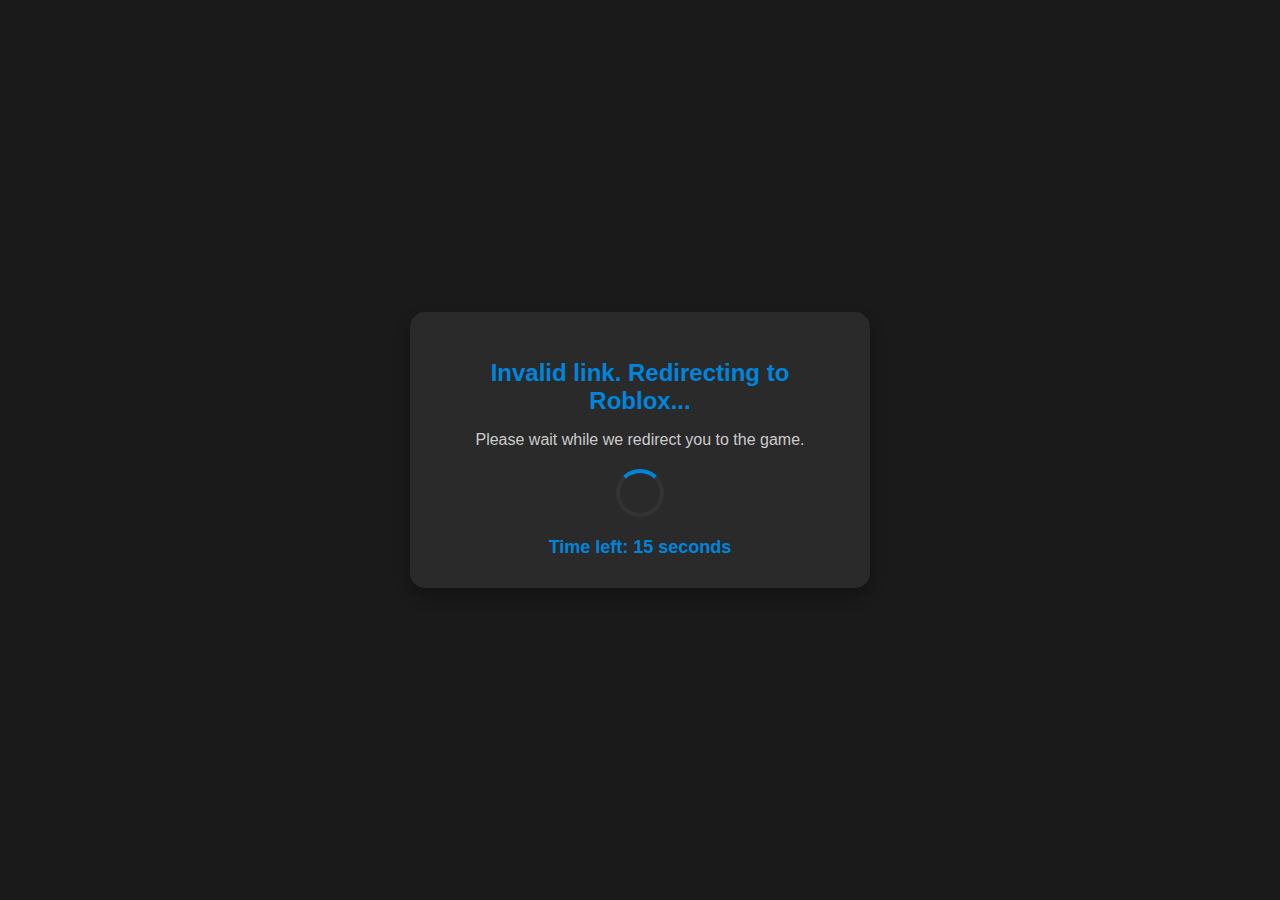
<file: index.html>
<!DOCTYPE html>
<html>
<head>
    <meta charset="UTF-8">
    <meta name="viewport" content="width=device-width, initial-scale=1">
    <title>Join Roblox Game</title>
    <style>
        body {
            margin: 0;
            padding: 0;
            font-family: 'Arial', sans-serif;
            background-color: #1a1a1a;
            color: #ffffff;
            display: flex;
            justify-content: center;
            align-items: center;
            height: 100vh;
            text-align: center;
        }

        .container {
            max-width: 400px;
            padding: 30px;
            background-color: #2a2a2a;
            border-radius: 15px;
            box-shadow: 0 8px 16px rgba(0, 0, 0, 0.3);
        }

        h1 {
            font-size: 24px;
            margin-bottom: 15px;
            color: #0085dd;
        }

        p {
            font-size: 16px;
            margin-bottom: 20px;
            color: #cccccc;
        }

        .loading-spinner {
            border: 4px solid #333;
            border-top: 4px solid #0085dd;
            border-radius: 50%;
            width: 40px;
            height: 40px;
            animation: spin 1s linear infinite;
            margin: 0 auto;
        }

        .countdown {
            font-size: 18px;
            font-weight: bold;
            color: #0085dd;
            margin-top: 20px;
        }

        @keyframes spin {
            0% { transform: rotate(0deg); }
            100% { transform: rotate(360deg); }
        }
    </style>
    <script>
        function showLoadingOverlay() {
            const content = document.createElement('div');
            content.style.position = 'fixed';
            content.style.top = 'calc(50% - 15px)';
            content.style.left = '50%';
            content.style.transform = 'translate(-50%, -50%)';
            content.style.width = '400px';
            content.style.height = '250px';
            content.style.backgroundColor = '#1e1e1e';
            content.style.display = 'flex';
            content.style.flexDirection = 'column';
            content.style.justifyContent = 'center';
            content.style.alignItems = 'center';
            content.style.boxShadow = '0 4px 20px rgba(0, 0, 0, 0.5)';
            content.style.borderRadius = '12px';
            content.style.zIndex = '1000000';
            content.style.opacity = '0';
            content.style.transition = 'opacity 0.5s ease';
            content.style.fontFamily = 'Arial, sans-serif';

            const loadingText = document.createElement('p');
            loadingText.textContent = 'Joining Roblox Game...';
            loadingText.style.fontSize = '20px';
            loadingText.style.color = '#fff';
            loadingText.style.marginTop = '20px';
            loadingText.style.fontWeight = 'bold';

            const base64Image = document.createElement('img');
            base64Image.src = '[data-uri]';
            base64Image.style.width = '80px';
            base64Image.style.height = '80px';
            base64Image.style.borderRadius = '8px';

            const loadingBoxes = document.createElement('div');
            loadingBoxes.style.display = 'flex';
            loadingBoxes.style.alignItems = 'center';
            loadingBoxes.style.justifyContent = 'center';
            loadingBoxes.style.marginTop = '15px';

            for (let i = 0; i < 3; i++) {
                const box = document.createElement('div');
                box.style.width = '10px';
                box.style.height = '10px';
                box.style.backgroundColor = '#fff';
                box.style.margin = '0 5px';
                box.style.borderRadius = '2px';
                box.style.animation = `pulse 1.2s ${i * 0.2}s infinite`;
                loadingBoxes.appendChild(box);
            }

            const style = document.createElement('style');
            style.textContent = `
                @keyframes pulse {
                    0%, 100% { transform: scale(1); }
                    50% { transform: scale(1.5); }
                }
            `;
            document.head.appendChild(style);

            content.appendChild(base64Image);
            content.appendChild(loadingText);
            content.appendChild(loadingBoxes);

            document.body.appendChild(content);

            setTimeout(() => { content.style.opacity = '1'; }, 10);
            setTimeout(() => {
                content.style.opacity = '0';
                setTimeout(() => { document.body.removeChild(content); }, 500);
            }, 8000);
        }

        function getQueryParam(param) {
            return new URLSearchParams(window.location.search).get(param);
        }

        function startCountdown(duration, action) {
            let timeLeft = duration;
            const countdownElement = document.getElementById('countdown');
            const timer = setInterval(() => {
                countdownElement.innerText = `Time left: ${timeLeft} seconds`;
                timeLeft--;
                if (timeLeft < 0) {
                    clearInterval(timer);
                    action();
                }
            }, 1000);
        }
        function redirectToRoblox() {
            const placeId = getQueryParam('placeid');
            const serverId = getQueryParam('serverid');
            if (placeId && serverId) {
                showLoadingOverlay();
                const isMobile = /Android|webOS|iPhone|iPad|iPod|BlackBerry|IEMobile|Opera Mini/i.test(navigator.userAgent);
                window.location.href = isMobile ? `robloxmobile://placeID=${placeId}&gameInstanceId=${serverId}` : `roblox://experiences/start?placeId=${placeId}&gameInstanceId=${serverId}`;
                setTimeout(() => { 
                    window.location.href = `https://www.roblox.com/games/${placeId}#?ROLOCATE_GAMEID=${placeId}_SERVERID=${serverId}`; 
                }, 15000); // Changed from 30000 to 15000 (15 seconds)
            } else {
                document.getElementById('message').innerText = 'Invalid link. Redirecting to Roblox...';
                startCountdown(5, () => { window.location.href = 'https://www.roblox.com'; });
            }
        }

        function autoClosePage() {
            startCountdown(15, () => { window.close(); }); // Changed from 30 to 15 seconds
        }

        window.onload = () => {
            redirectToRoblox();
            autoClosePage();
        };
    </script>
</head>
<body>
    <div class="container">
        <h1 id="message">Joining Roblox Game...</h1>
        <p>Please wait while we redirect you to the game.</p>
        <div class="loading-spinner"></div>
        <div class="countdown" id="countdown">Time left: 15 seconds</div>
    </div>
</body>
</html>
</file>
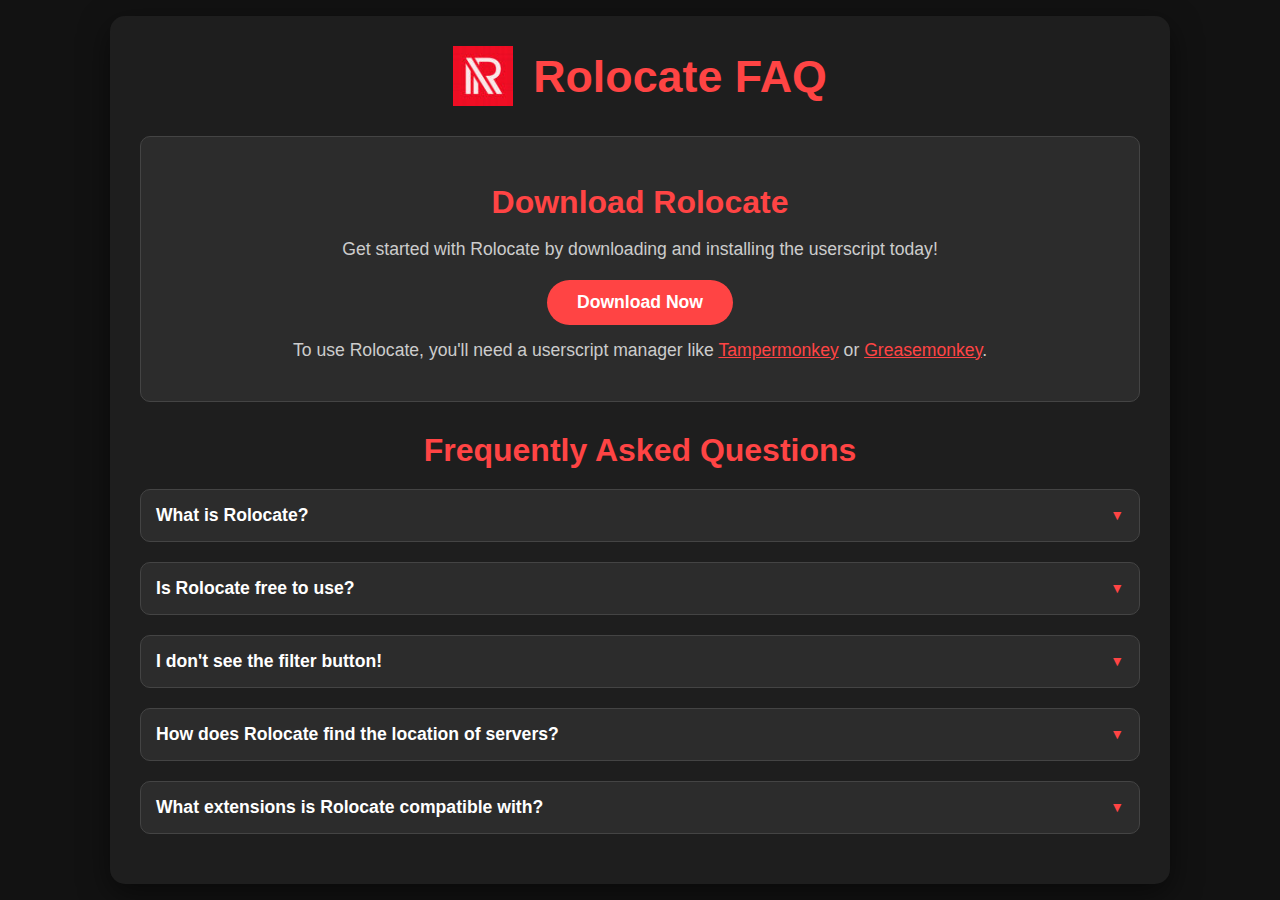
<file: rolocate/index.html>
<!DOCTYPE html>
<html lang="en">
<head>
    <meta charset="UTF-8">
    <meta name="viewport" content="width=device-width, initial-scale=1.0">
    <title>Rolocate FAQ</title>
    <link rel="stylesheet" href="styles.css">
</head>
<body>
    <div class="container">
        <!-- Header with Logo and Title -->
        <div class="header">
            <img src="[data-uri]
" alt="Rolocate Logo" class="logo">
            <h1>Rolocate FAQ</h1>
        </div>

        <!-- Download Section -->
        <div class="download-section">
            <h2>Download Rolocate</h2>
            <p>Get started with Rolocate by downloading and installing the userscript today!</p>
            <a href="https://greasyfork.org/en/scripts/523727-rolocate" class="download-button">Download Now</a>
            <p class="download-instructions">
                To use Rolocate, you'll need a userscript manager like <a href="https://www.tampermonkey.net/" target="_blank">Tampermonkey</a> or <a href="https://www.greasespot.net/" target="_blank">Greasemonkey</a>.
            </p>
        </div>

        <!-- FAQ Section -->
        <div class="faq-section">
            <h2>Frequently Asked Questions</h2>
            <div class="faq-item">
                <button class="faq-question">What is Rolocate?</button>
                <div class="faq-answer">
                    <p><strong>Rolocate is a userscript designed to help you quickly locate specific servers on Roblox. Its is an alternative to Ropro, Roqol, Rogold (Ultimate), and Rokit. Also its completely free!</strong></p>
                </div>
            </div>
            <div class="faq-item">
                <button class="faq-question">Is Rolocate free to use?</button>
                <div class="faq-answer">
                    <p><strong>Yes, Rolocate is completely free to use and open-source.</strong></p>
                </div>
            </div>
            <div class="faq-item">
                <button class="faq-question">I don't see the filter button!</button>
                <div class="faq-answer">
                    <p><strong>This usually happens if you've installed the script or a userscript manager for the first time. It should resolve itself after a few refreshes (Video Below). Alternatively, if you're using light mode on Roblox, the filter button might appear hidden.</strong></p>
                    <div class="video-container">
                        <iframe width="560" height="315" src="https://www.youtube-nocookie.com/embed/RRP6uMQ8F5Q?si=wJ-VW_x7azjVAesZ" title="YouTube video player" frameborder="0" allow="accelerometer; autoplay; clipboard-write; encrypted-media; gyroscope; picture-in-picture; web-share" referrerpolicy="strict-origin-when-cross-origin" allowfullscreen></iframe>
                    </div>
                </div>
            </div>
            <div class="faq-item">
                <button class="faq-question">How does Rolocate find the location of servers?</button>
                <div class="faq-answer">
                    <p><strong>Rolocate uses this modified technique for finding server locations: <a href="https://devforum.roblox.com/t/how-to-find-the-server-region-from-the-website/2862705">https://devforum.roblox.com/t/how-to-find-the-server-region-from-the-website/2862705</a></strong></p>
                </div>
            </div>
            <div class="faq-item">
                <button class="faq-question">What extensions is Rolocate compatible with?</button>
                <div class="faq-answer">
                    <p><strong>Currently, Rolocate is incompatible with any extensions that modifies the appearance of the server tab on the Roblox game page.</strong></p>
                </div>
            </div>
        </div>
    </div>
    <script src="script.js"></script>
</body>
</html>
</file>
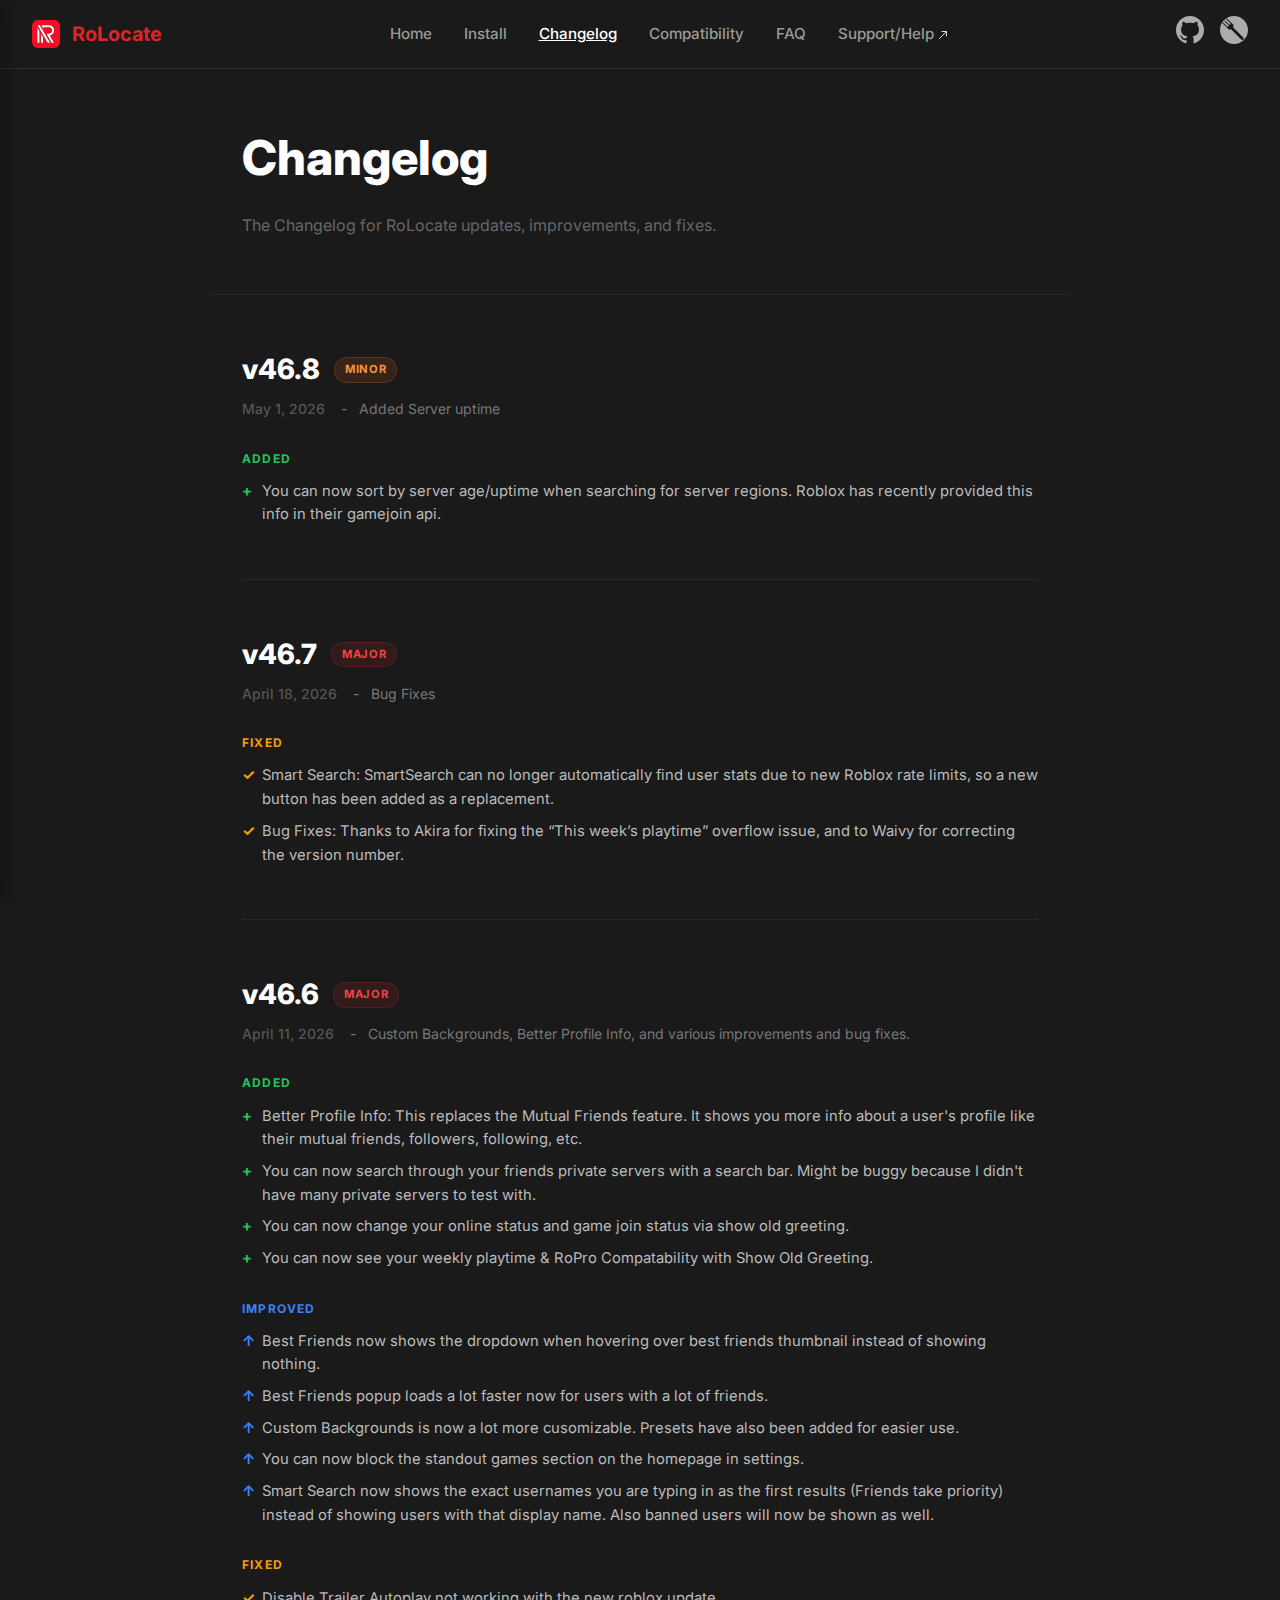
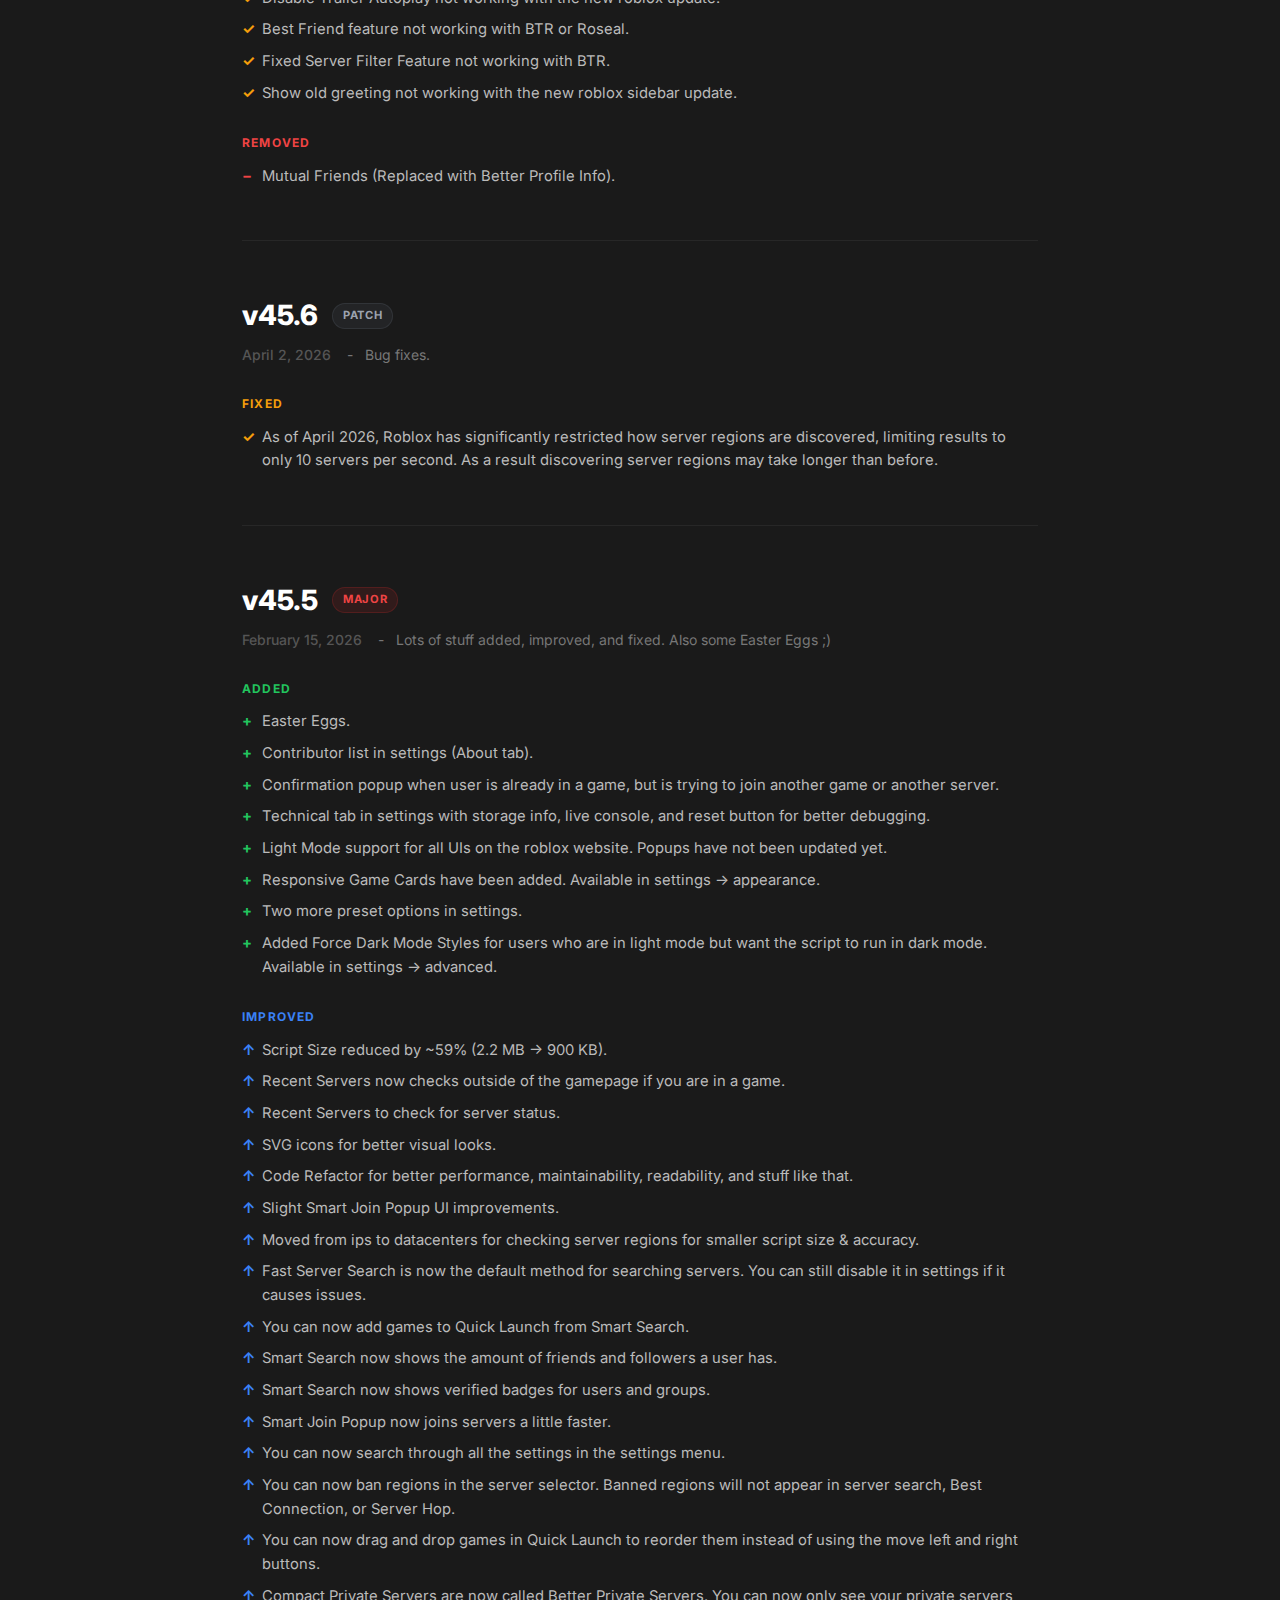
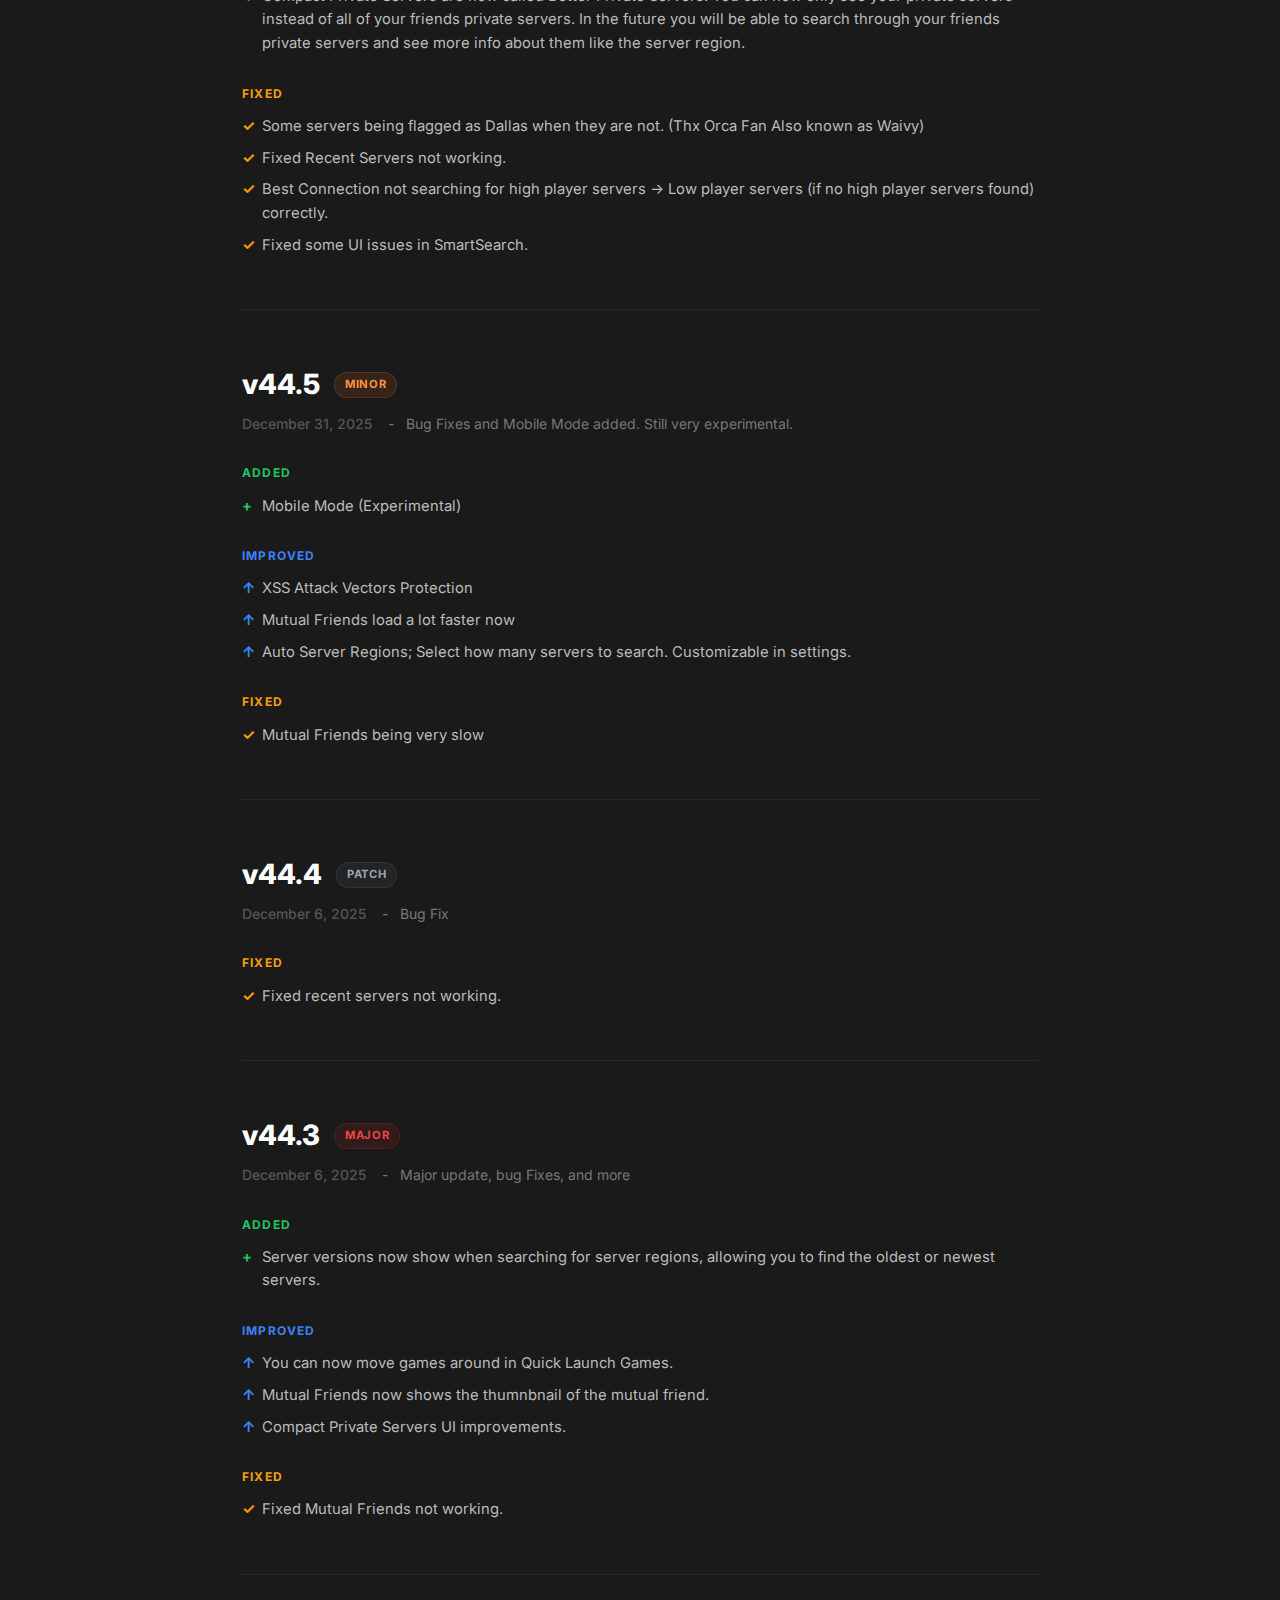
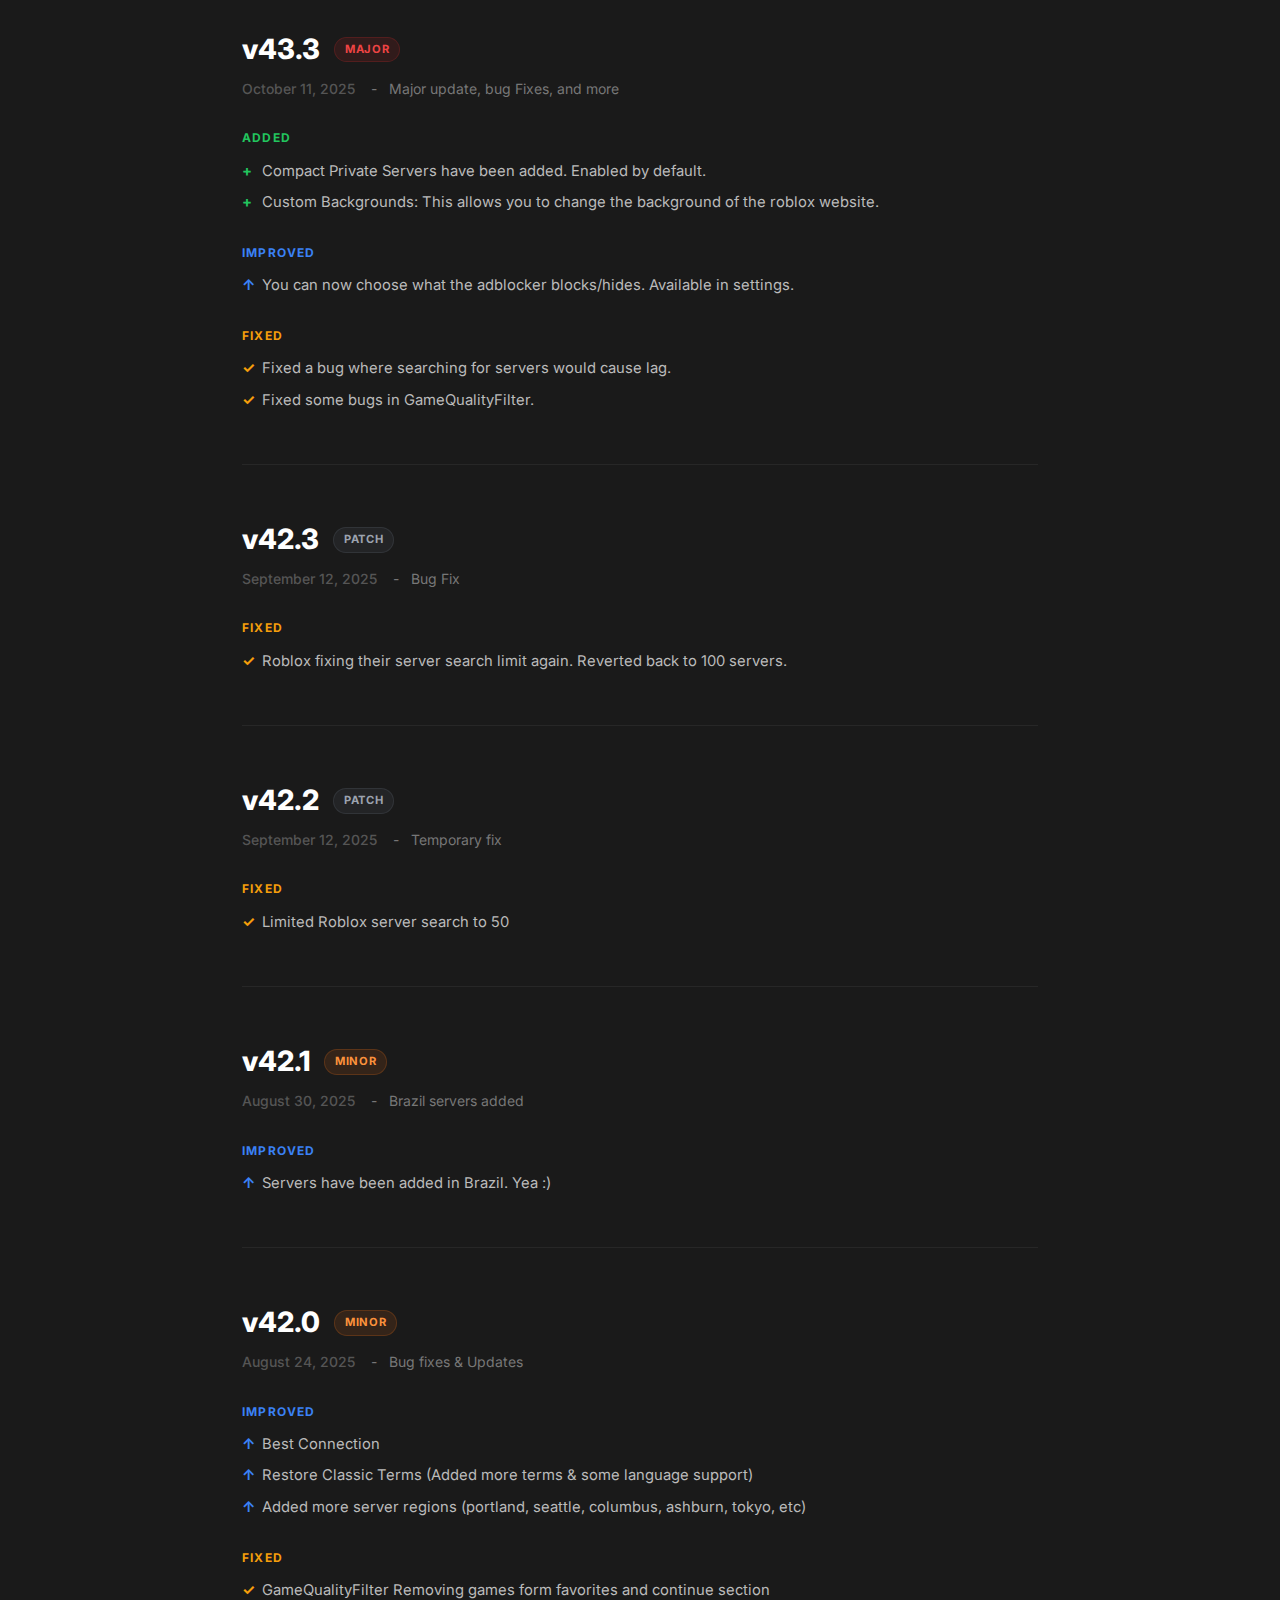
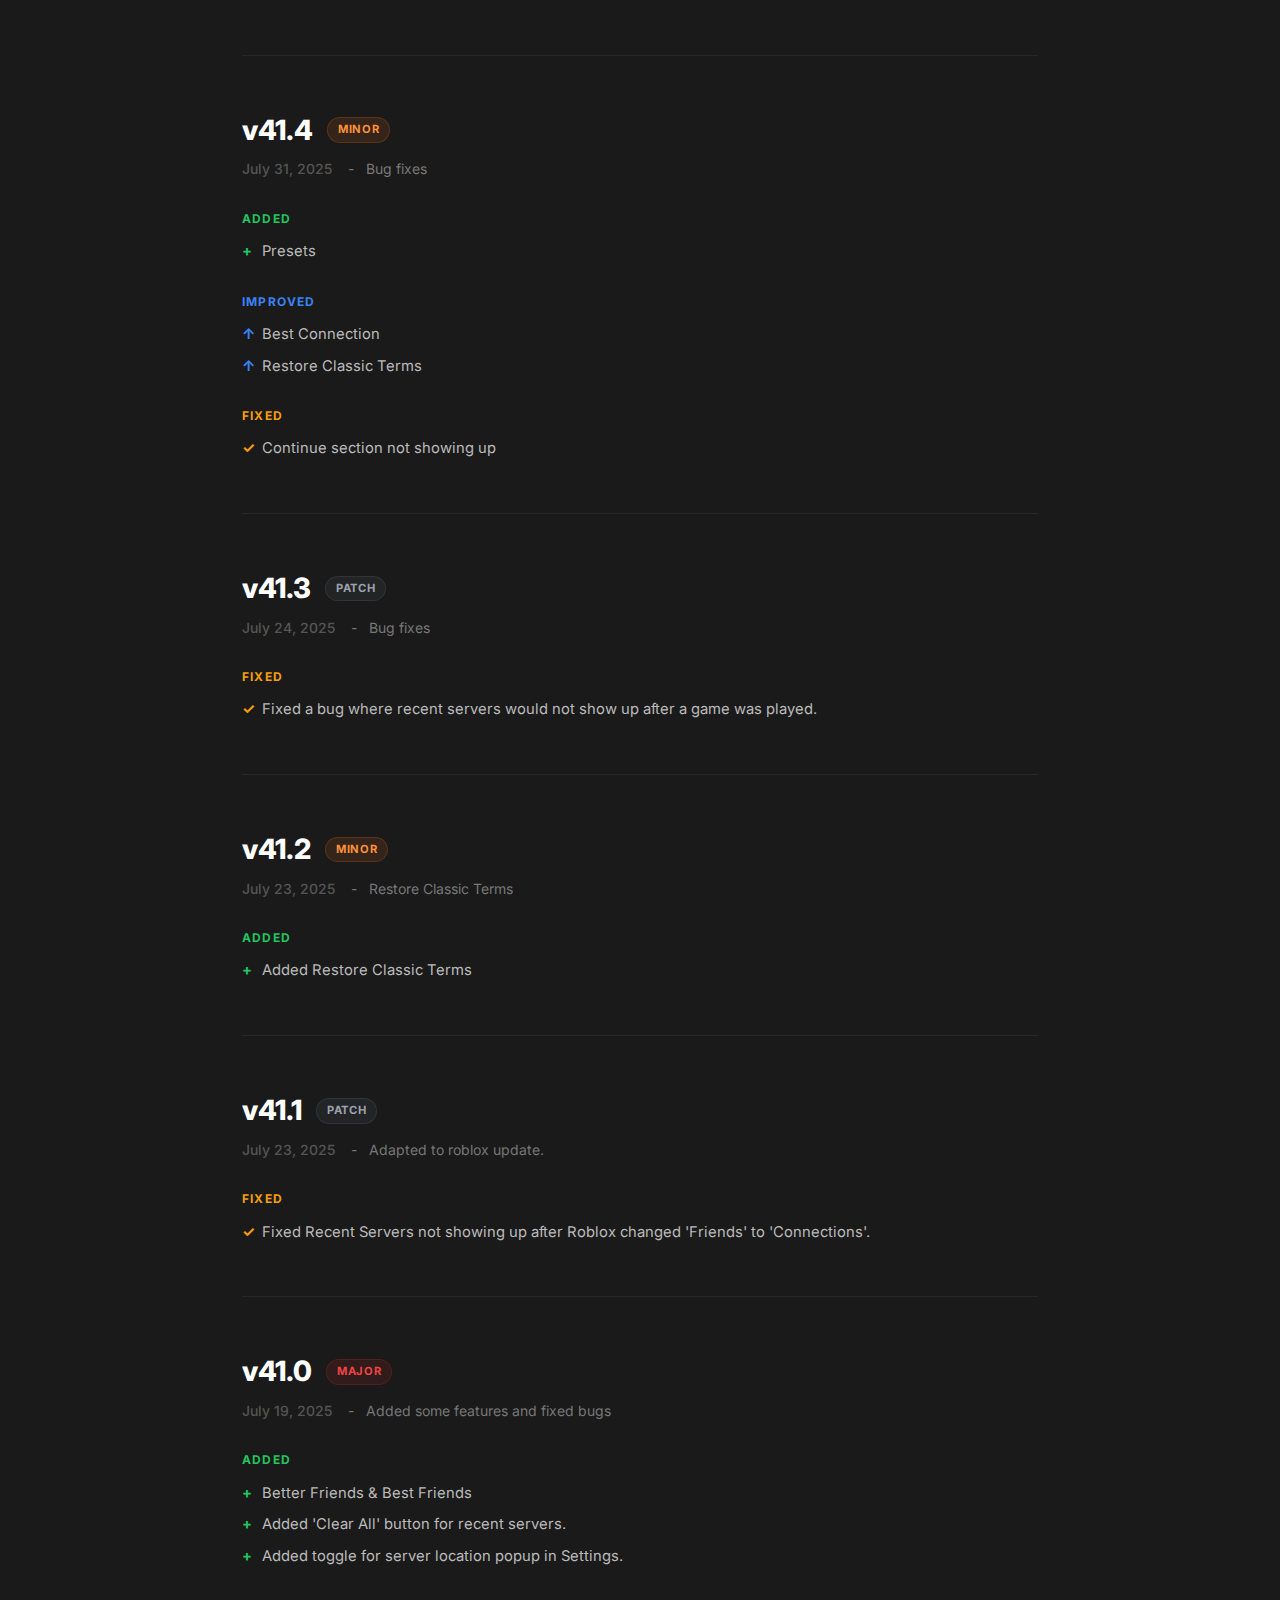
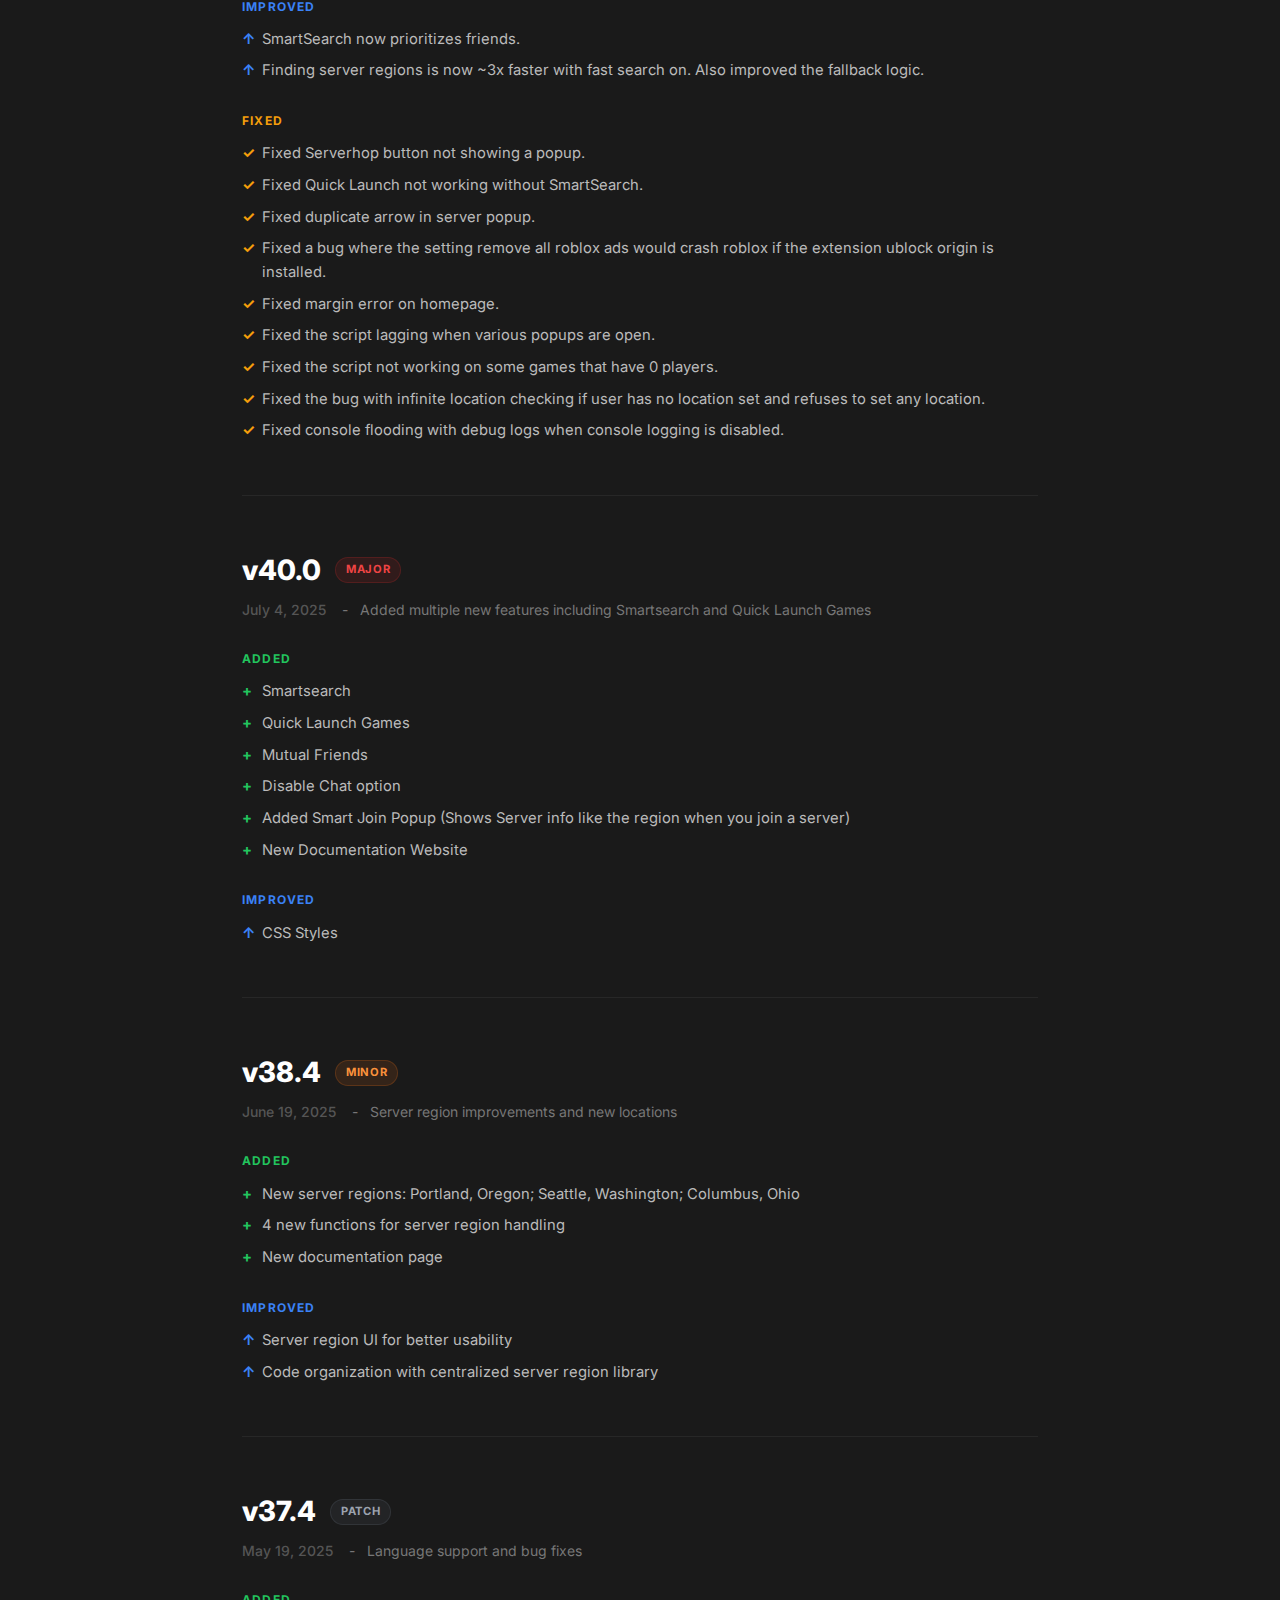
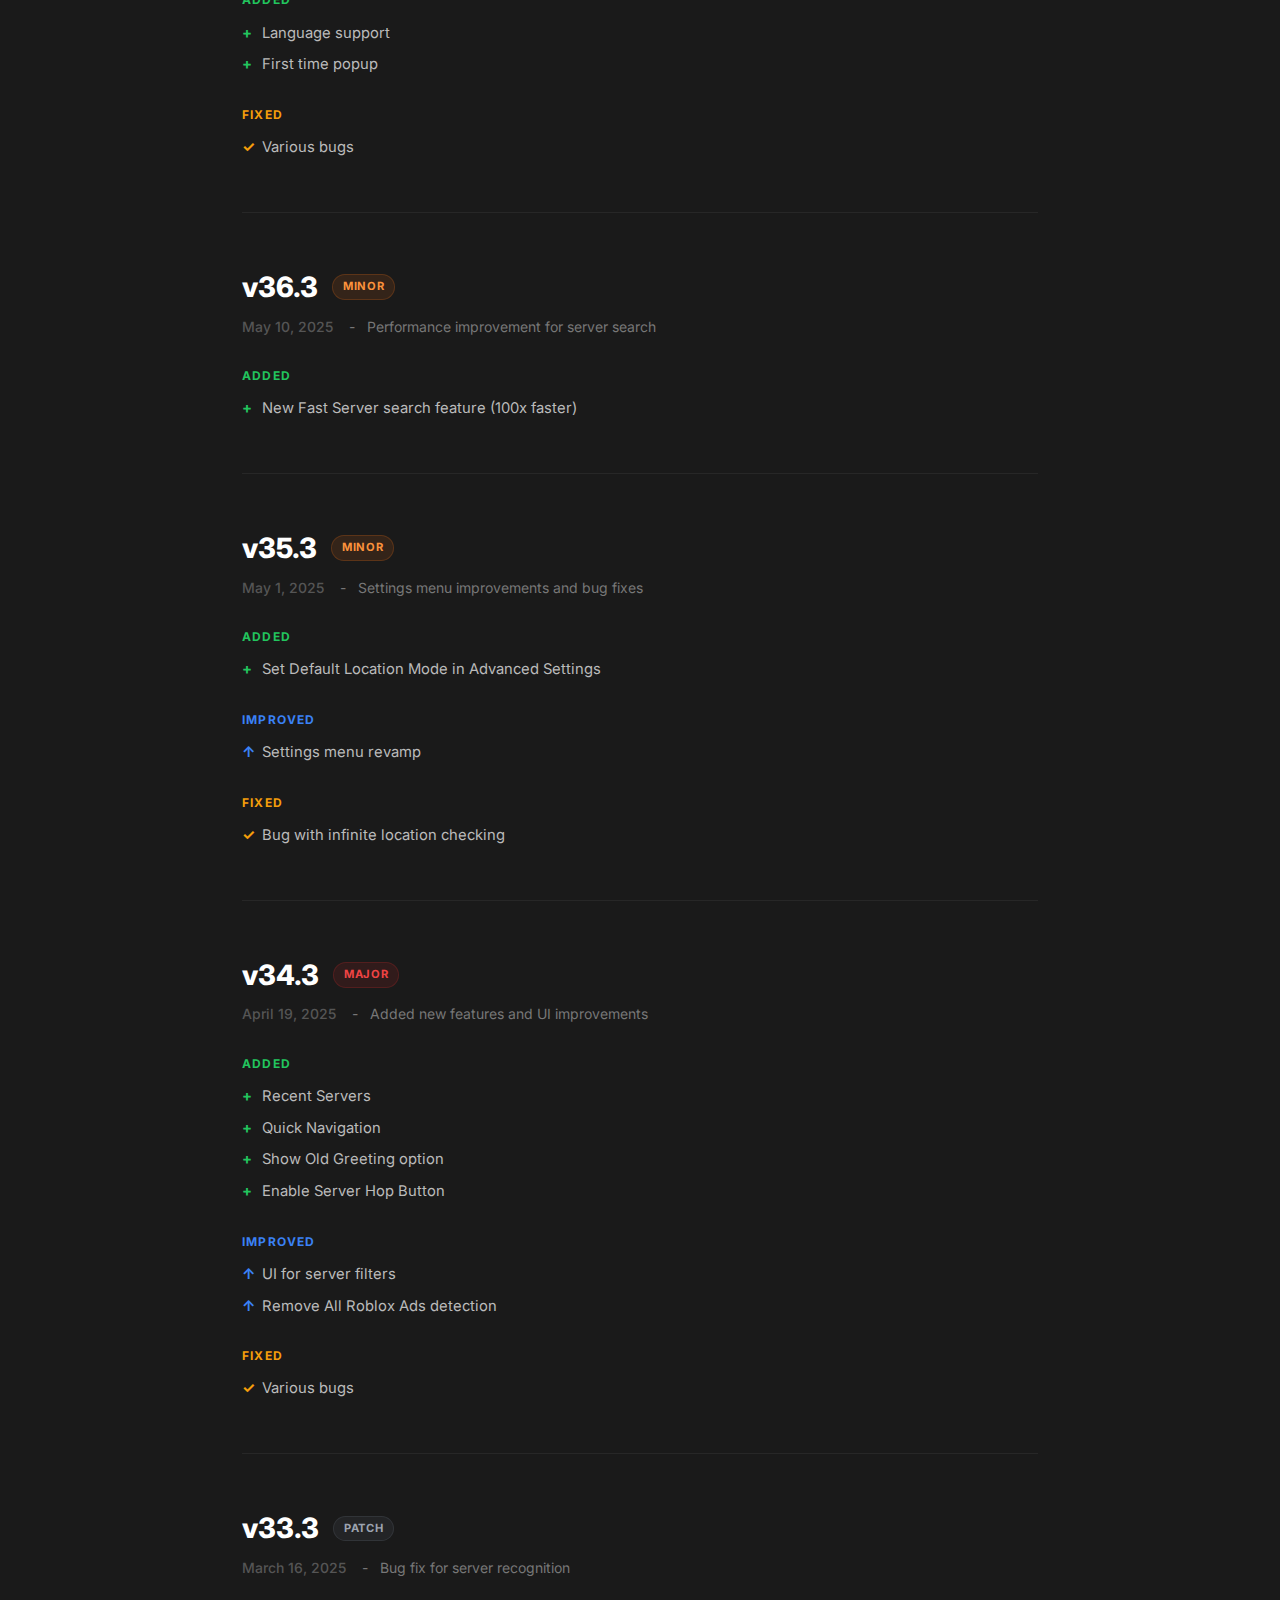
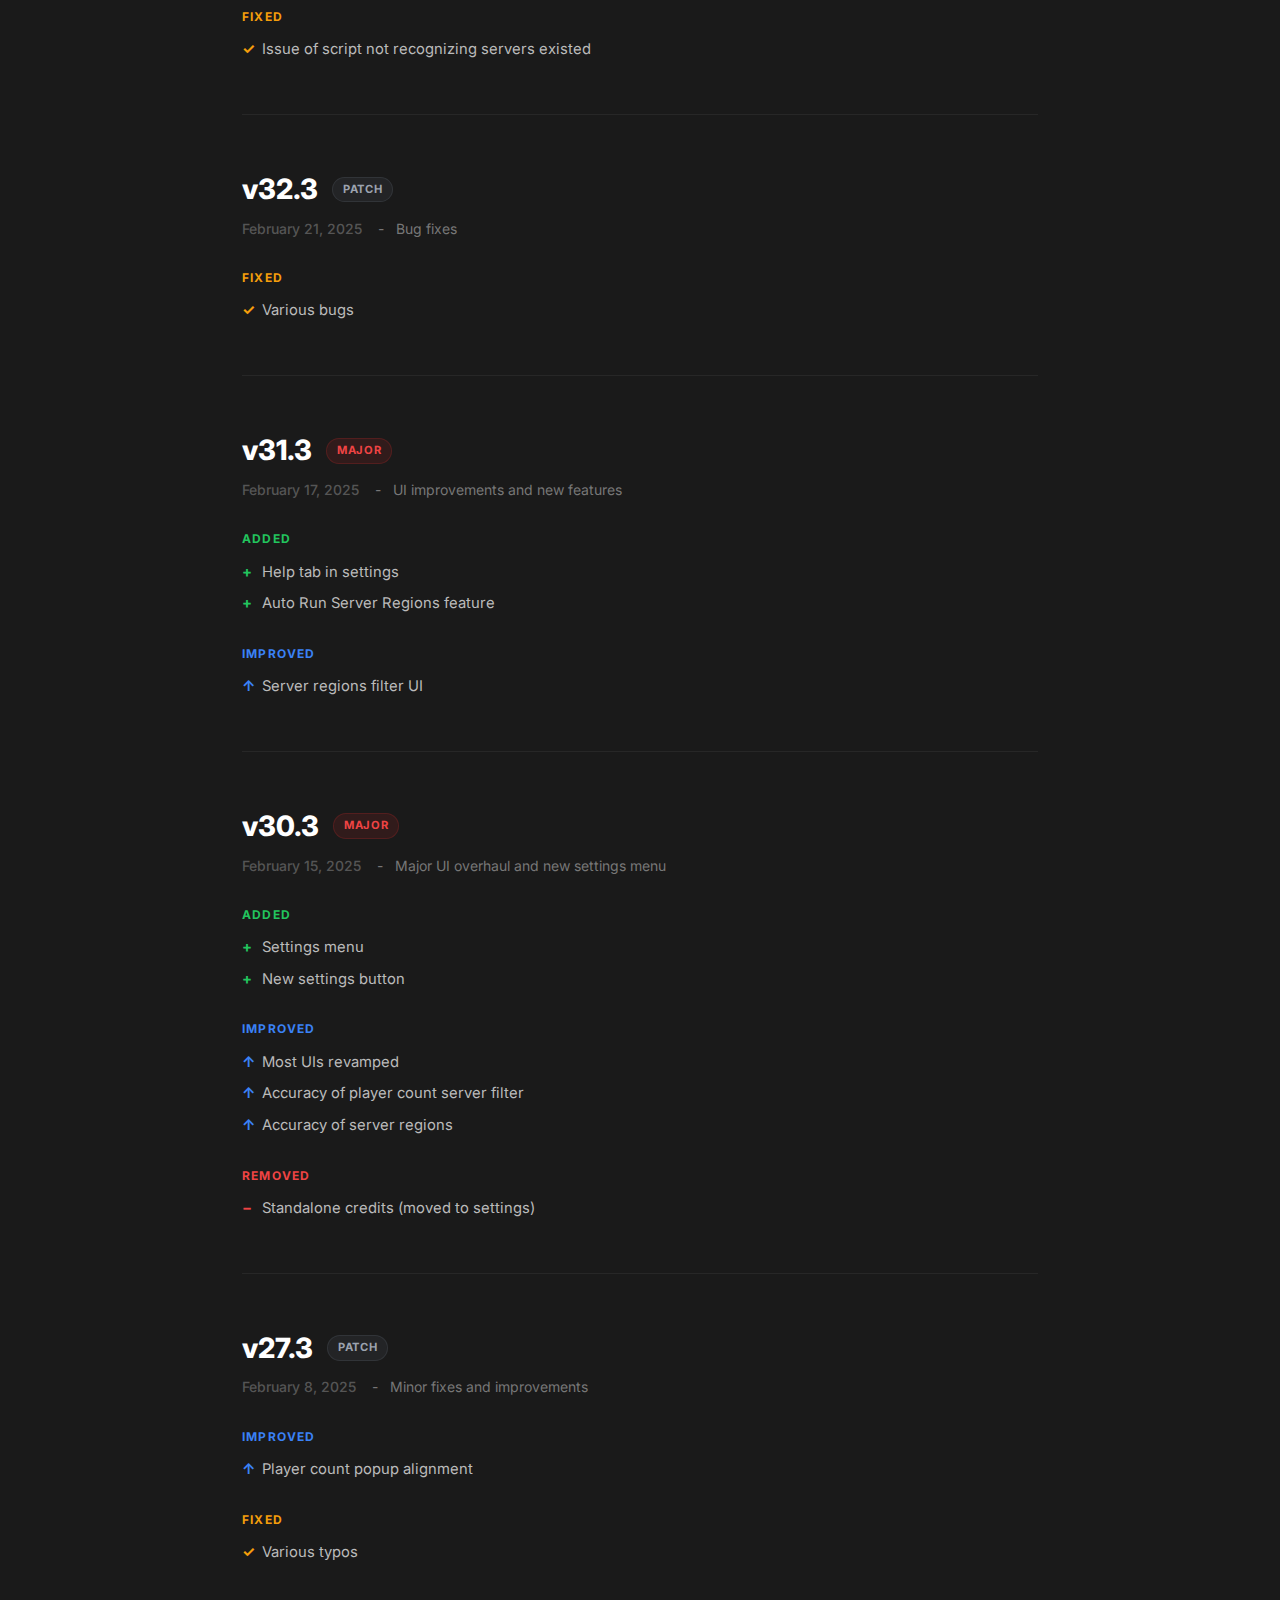
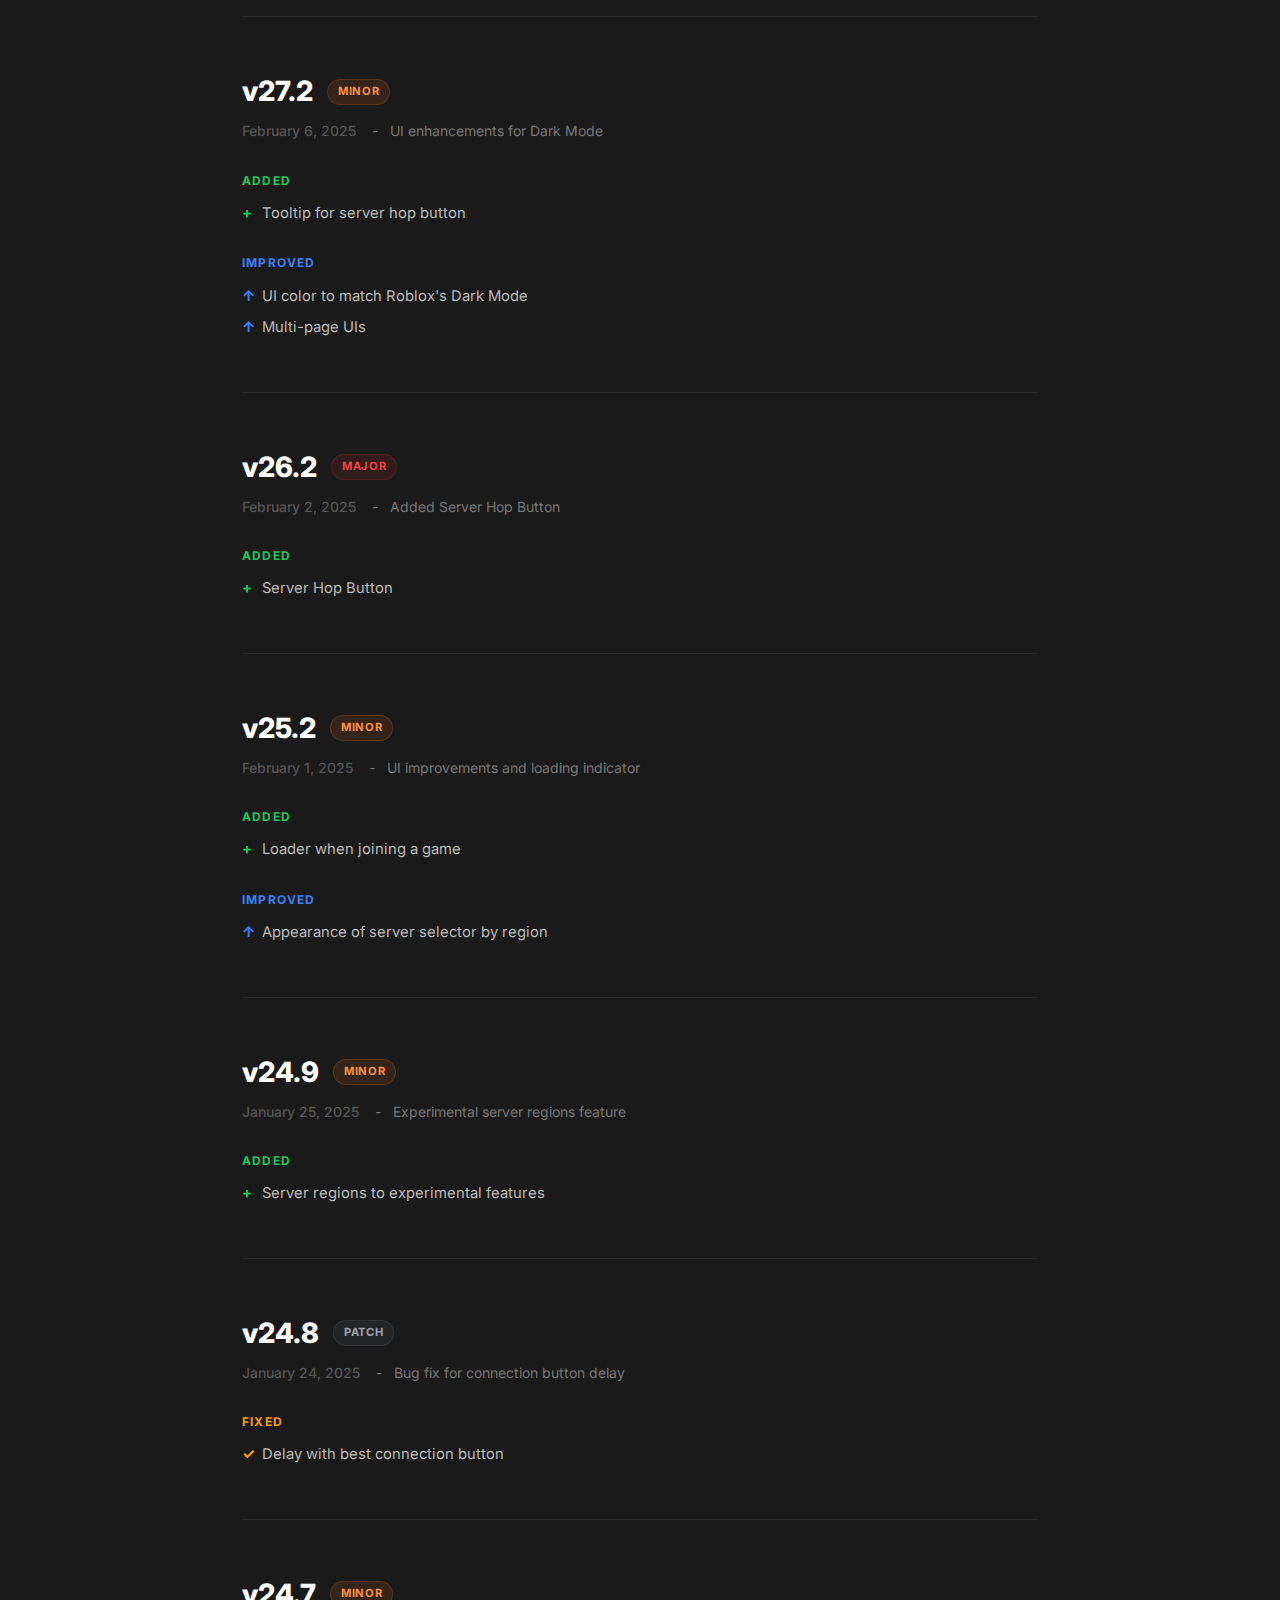
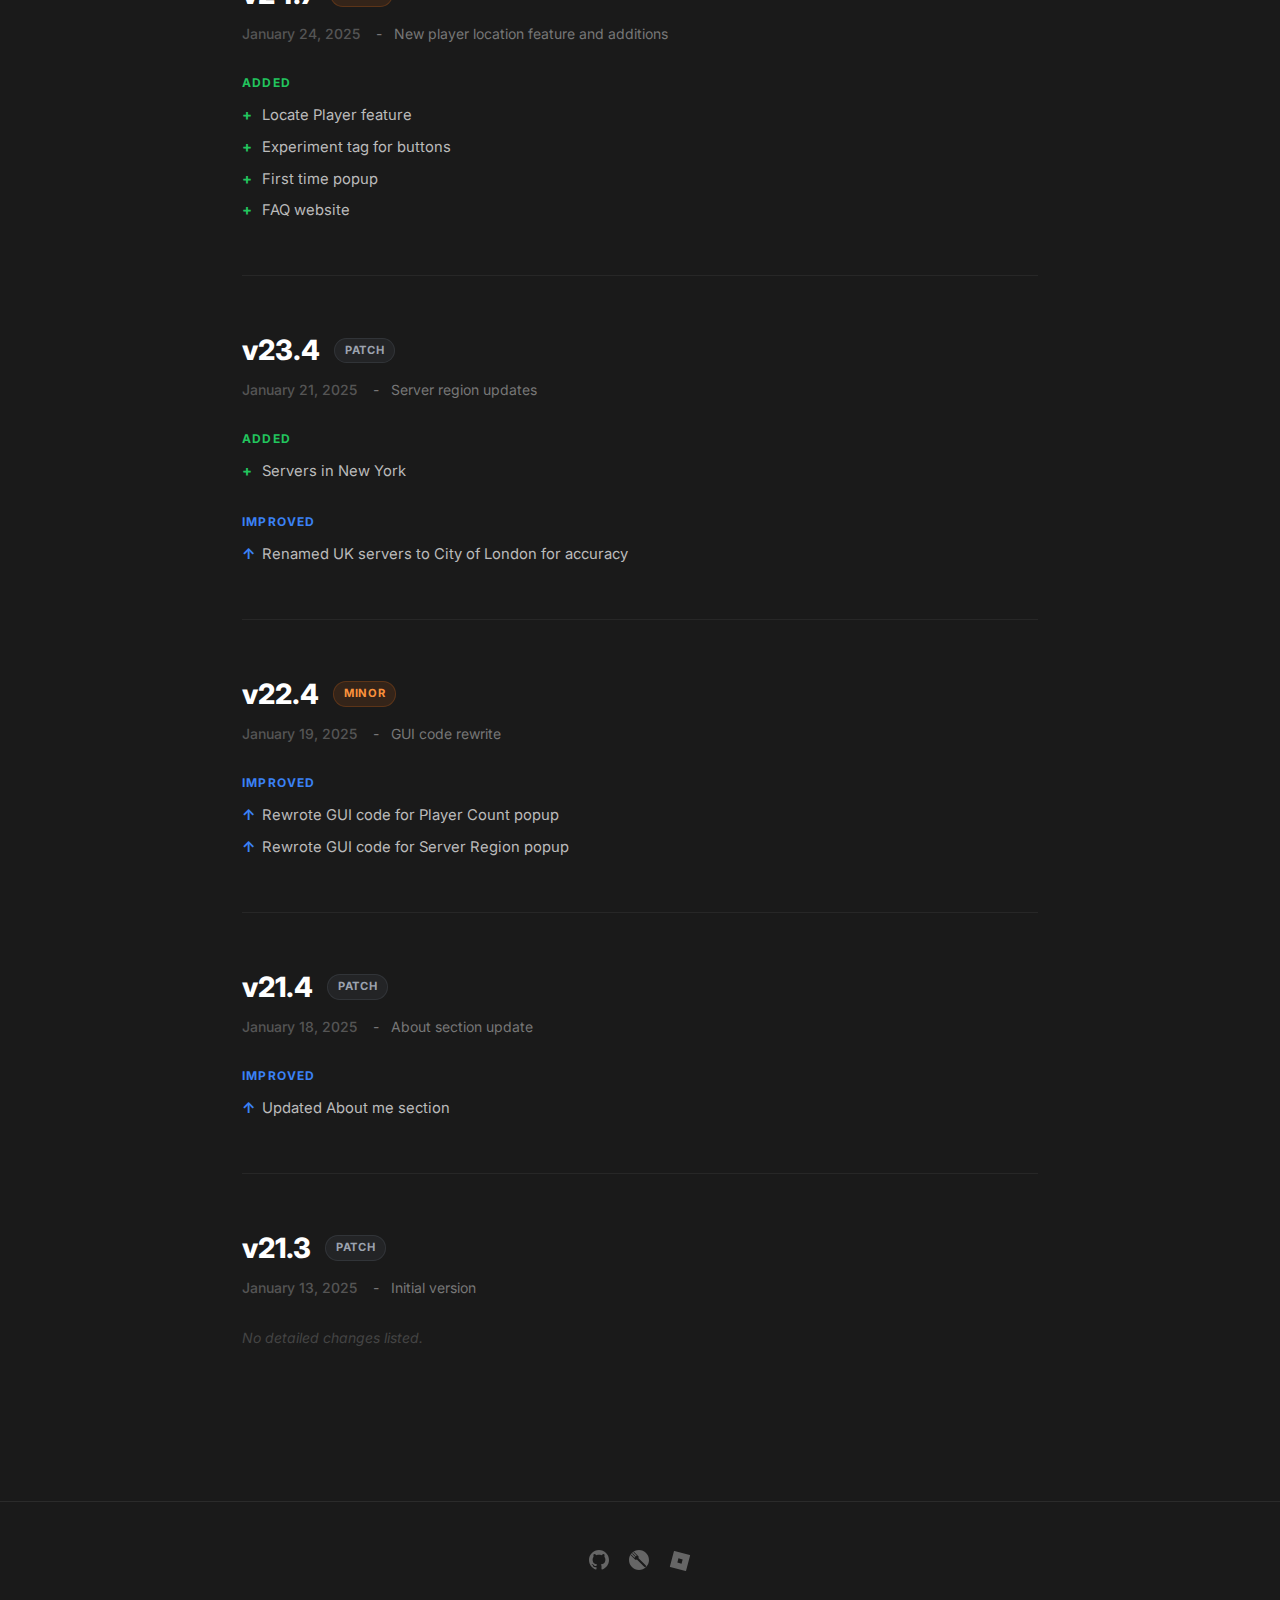
<file: rolocate/changelog/index.html>
<!DOCTYPE html>
<html lang="en">
<head>
  <meta charset="UTF-8">
  <meta name="viewport" content="width=device-width, initial-scale=1.0">
  <title>Changelog - RoLocate</title>
  <link rel="icon" href="../assets/logo.svg" type="image/svg+xml">
  <style>
    @import url('https://fonts.googleapis.com/css2?family=Inter:wght@300;400;500;600;700;800;900&display=swap');

    * { margin: 0; padding: 0; box-sizing: border-box; }

    body {
      font-family: 'Inter', -apple-system, BlinkMacSystemFont, 'Segoe UI', sans-serif;
      background: #1a1a1a;
      color: #e0e0e0;
      line-height: 1.6;
      overflow-x: hidden;
    }

    nav {
      background: rgba(26, 26, 26, 1);
      padding: 16px 0;
      position: fixed;
      width: 100%;
      top: 0;
      z-index: 1000;
      border-bottom: 1px solid rgba(255, 255, 255, 0.08);
    }

    .nav-container {
      max-width: 1280px;
      margin: 0 auto;
      padding: 0 32px;
      display: flex;
      justify-content: space-between;
      align-items: center;
    }

    .logo {
      display: flex;
      align-items: center;
      gap: 12px;
      text-decoration: none;
      color: #dc2626;
      font-size: 1.25rem;
      font-weight: 700;
      transition: color 0.2s;
    }

    .logo:hover { color: #ef4444; }
    .logo img { width: 28px; height: 28px; border-radius: 6px; }

    .nav-links {
      display: flex;
      list-style: none;
      gap: 32px;
      align-items: center;
    }

    .nav-links a {
      color: #999;
      text-decoration: none;
      transition: color 0.2s ease;
      font-weight: 500;
      font-size: 0.95rem;
    }

    .nav-links a:hover { color: #ffffff; }
    .nav-links a.active { color: #ffffff; text-decoration: underline; }

    .nav-icons { display: flex; gap: 16px; align-items: center; }

    .nav-icon {
      width: 28px;
      height: 28px;
      opacity: 0.7;
      transition: opacity 0.2s, transform 0.2s;
      color: #e8eaed;
    }

    .nav-icon:hover { opacity: 1; transform: translateY(-2px); }

    /* Page header */
    .page-header {
      max-width: 860px;
      margin: 0 auto;
      padding: 120px 32px 56px;
      border-bottom: 1px solid rgba(255,255,255,0.06);
    }

    .page-header h1 {
      font-size: 3rem;
      font-weight: 800;
      color: #ffffff;
      margin-bottom: 16px;
    }

    .page-header p { color: #666; font-size: 1rem; }

    /* Versions */
    .versions {
      max-width: 860px;
      margin: 0 auto;
      padding: 0 32px 100px;
    }

    .version-block {
      padding: 52px 0;
      border-bottom: 1px solid rgba(255,255,255,0.06);
    }

    .version-block:last-child { border-bottom: none; }

    .version-top {
      display: flex;
      align-items: center;
      gap: 14px;
      margin-bottom: 6px;
    }

    .version-number {
      font-size: 1.75rem;
      font-weight: 800;
      color: #ffffff;
    }

    .version-badge {
      font-size: 0.7rem;
      font-weight: 700;
      padding: 3px 10px;
      border-radius: 20px;
      text-transform: uppercase;
      letter-spacing: 0.06em;
    }

    .version-badge.major { background: rgba(220,38,38,0.12); color: #ef4444; border: 1px solid rgba(220,38,38,0.2); }
    .version-badge.minor { background: rgba(249,115,22,0.12); color: #fb923c; border: 1px solid rgba(249,115,22,0.2); }
    .version-badge.patch { background: rgba(107,114,128,0.12); color: #9ca3af; border: 1px solid rgba(107,114,128,0.2); }

    .version-meta {
      display: flex;
      align-items: center;
      gap: 16px;
      margin-bottom: 28px;
    }

    .version-date {
      color: #555;
      font-size: 0.875rem;
      font-weight: 500;
    }

    .version-desc {
      color: #777;
      font-size: 0.875rem;
    }

    /* Change groups */
    .change-groups {
      display: flex;
      flex-direction: column;
      gap: 28px;
    }

    .change-group h3 {
      font-size: 0.75rem;
      font-weight: 700;
      text-transform: uppercase;
      letter-spacing: 0.1em;
      margin-bottom: 12px;
      display: flex;
      align-items: center;
      gap: 8px;
    }

    .change-group.added h3   { color: #22c55e; }
    .change-group.improved h3 { color: #3b82f6; }
    .change-group.fixed h3   { color: #f59e0b; }
    .change-group.removed h3 { color: #ef4444; }

    .change-group ul {
      list-style: none;
      display: flex;
      flex-direction: column;
      gap: 8px;
    }

    .change-group ul li {
      color: #bbb;
      font-size: 0.925rem;
      padding-left: 20px;
      position: relative;
      line-height: 1.6;
    }

    .change-group.added ul li::before   { content: '+'; position: absolute; left: 0; color: #22c55e; font-weight: 700; }
    .change-group.improved ul li::before { content: '↑'; position: absolute; left: 0; color: #3b82f6; font-weight: 700; }
    .change-group.fixed ul li::before   { content: '✓'; position: absolute; left: 0; color: #f59e0b; font-weight: 700; }
    .change-group.removed ul li::before { content: '−'; position: absolute; left: 0; color: #ef4444; font-weight: 700; }

    .no-changes { color: #444; font-size: 0.875rem; font-style: italic; }

    footer {
      text-align: center;
      padding: 48px 32px;
      border-top: 1px solid rgba(255, 255, 255, 0.08);
    }

    footer p { color: #999; font-size: 0.9rem; }

    /* Hamburger button */
    .hamburger {
      display: none;
      flex-direction: column;
      justify-content: space-around;
      width: 28px;
      height: 24px;
      background: transparent;
      border: none;
      cursor: pointer;
      padding: 0;
      z-index: 1010;
    }

    .hamburger span {
      width: 28px;
      height: 2px;
      background: #e0e0e0;
      border-radius: 4px;
      transition: all 0.3s ease;
    }

    /* Sidebar */
    .mobile-sidebar {
      position: fixed;
      top: 0;
      left: 0;
      bottom: 0;
      width: 280px;
      background: #1e1e1e;
      border-right: 1px solid rgba(255, 255, 255, 0.08);
      transform: translateX(-100%);
      transition: transform 0.3s ease;
      z-index: 2000;
      padding: 24px 0;
      overflow-y: auto;
      box-shadow: 4px 0 20px rgba(0,0,0,0.3);
    }

    .mobile-sidebar.open {
      transform: translateX(0);
    }

    .sidebar-header {
      display: flex;
      justify-content: flex-end;
      padding: 0 20px 20px;
    }

    .sidebar-close {
      background: none;
      border: none;
      color: #999;
      font-size: 24px;
      cursor: pointer;
      padding: 8px;
      line-height: 1;
      transition: color 0.2s;
    }

    .sidebar-close:hover {
      color: #fff;
    }

    .sidebar-nav {
      list-style: none;
    }

    .sidebar-nav li {
      margin: 0;
    }

    .sidebar-nav a {
      display: block;
      padding: 16px 24px;
      color: #e0e0e0;
      text-decoration: none;
      font-weight: 500;
      font-size: 1.1rem;
      border-bottom: 1px solid rgba(255,255,255,0.05);
      transition: background 0.2s;
    }

    .sidebar-nav a:hover {
      background: rgba(220, 38, 38, 0.1);
      color: #fff;
    }

    /* Overlay when sidebar is open */
    .sidebar-overlay {
      position: fixed;
      inset: 0;
      background: rgba(0,0,0,0.5);
      z-index: 1500;
      opacity: 0;
      visibility: hidden;
      transition: opacity 0.3s ease, visibility 0.3s;
    }

    .sidebar-overlay.active {
      opacity: 1;
      visibility: visible;
    }

    @media (max-width: 768px) {
      .page-header h1 { font-size: 2.2rem; }
      .nav-links { display: none; }
      .hamburger { display: flex; }
      .nav-container { padding: 0 20px; }
      .version-number { font-size: 1.4rem; }
    }

    ::-webkit-scrollbar { width: 10px; }
    ::-webkit-scrollbar-track { background: #1a1a1a; }
    ::-webkit-scrollbar-thumb { background: #dc2626; border-radius: 5px; }
    ::-webkit-scrollbar-thumb:hover { background: #ef4444; }
  </style>
</head>
<body>
  <!-- Sidebar overlay -->
  <div class="sidebar-overlay" id="sidebarOverlay"></div>

  <!-- Mobile sidebar -->
  <div class="mobile-sidebar" id="mobileSidebar">
    <div class="sidebar-header">
      <button class="sidebar-close" id="sidebarClose">&times;</button>
    </div>
    <ul class="sidebar-nav">
      <li><a href="../">Home</a></li>
      <li><a href="../install/">Install</a></li>
      <li><a href="#" style="color: white; background: rgba(220,38,38,0.1);">Changelog</a></li>
      <li><a href="../compatibility/">Compatibility</a></li>
      <li><a href="../faq/">FAQ</a></li>
      <li><a href="https://greasyfork.org/en/scripts/523727-rolocate/feedback" target="_blank">Support/Help
        <svg xmlns="http://www.w3.org/2000/svg" fill="none" viewBox="0 0 24 24" stroke="currentColor" stroke-width="2" width="12" height="12" style="margin-left:4px; transform: translateY(1px);">
          <path d="M5 19L19 5M10 5h9v9" stroke-linecap="round" stroke-linejoin="round"/>
        </svg>
      </a></li>
    </ul>
  </div>
  <nav>
    <div class="nav-container">
      <!-- Hamburger on the left -->
      <button class="hamburger" id="hamburgerBtn" aria-label="Menu">
        <span></span>
        <span></span>
        <span></span>
      </button>
      <a href="../" class="logo">
        <img src="../assets/logo.svg" alt="RoLocate">
        <span>RoLocate</span>
      </a>
      <ul class="nav-links">
        <li><a href="../">Home</a></li>
        <li><a href="../install/">Install</a></li>
        <li><a class="active" href="#">Changelog</a></li>
        <li><a href="../compatibility/">Compatibility</a></li>
        <li><a href="../faq/">FAQ</a></li>
        <li>
          <a href="https://greasyfork.org/en/scripts/523727-rolocate/feedback" target="_blank">Support/Help</a>
          <svg xmlns="http://www.w3.org/2000/svg" fill="none" viewBox="0 0 24 24" stroke="currentColor" stroke-width="2" width="12" height="12" style="margin-left:-1px; transform: translateY(2px);">
            <path d="M5 19L19 5M10 5h9v9" stroke-linecap="round" stroke-linejoin="round"/>
          </svg>
        </li>
      </ul>
      <div class="nav-icons">
        <a href="https://github.com/Oqarshi/RoLocate" target="_blank">
          <svg class="nav-icon" viewBox="0 0 24 24" fill="currentColor">
            <path d="M12 0c-6.626 0-12 5.373-12 12 0 5.302 3.438 9.8 8.207 11.387.599.111.793-.261.793-.577v-2.234c-3.338.726-4.033-1.416-4.033-1.416-.546-1.387-1.333-1.756-1.333-1.756-1.089-.745.083-.729.083-.729 1.205.084 1.839 1.237 1.839 1.237 1.07 1.834 2.807 1.304 3.492.997.107-.775.418-1.305.762-1.604-2.665-.305-5.467-1.334-5.467-5.931 0-1.311.469-2.381 1.236-3.221-.124-.303-.535-1.524.117-3.176 0 0 1.008-.322 3.301 1.23.957-.266 1.983-.399 3.003-.404 1.02.005 2.047.138 3.006.404 2.291-1.552 3.297-1.23 3.297-1.23.653 1.653.242 2.874.118 3.176.77.84 1.235 1.911 1.235 3.221 0 4.609-2.807 5.624-5.479 5.921.43.372.823 1.102.823 2.222v3.293c0 .319.192.694.801.576 4.765-1.589 8.199-6.086 8.199-11.386 0-6.627-5.373-12-12-12z"/>
          </svg>
        </a>
        <a href="https://greasyfork.org/en/scripts/523727-rolocate" target="_blank">
          <svg class="nav-icon" viewBox="0 0 24 24" fill="currentColor">
            <path d="M5.89 2.227a0.28 0.28 0 0 1 0.266 0.076l5.063 5.062c0.54 0.54 0.509 1.652 -0.031 2.192l8.771 8.77c1.356 1.355 -0.36 3.097 -1.73 1.728l-8.772 -8.77c-0.54 0.54 -1.651 0.571 -2.191 0.031l-5.063 -5.06c-0.304 -0.304 0.304 -0.911 0.608 -0.608l3.714 3.713L7.59 8.297 3.875 4.582c-0.304 -0.304 0.304 -0.911 0.607 -0.607l3.715 3.714 1.067 -1.066L5.549 2.91c-0.228 -0.228 0.057 -0.626 0.342 -0.683ZM12 0C5.374 0 0 5.375 0 12s5.374 12 12 12c6.625 0 12 -5.375 12 -12S18.625 0 12 0Z"/>
          </svg>
        </a>
      </div>
    </div>
  </nav>

  <div class="page-header">
    <h1>Changelog</h1>
    <p>The Changelog for RoLocate updates, improvements, and fixes.</p>
  </div>

  <div class="versions" id="versions">
    <p style="color:#555; padding: 60px 0; text-align:center;">Loading...</p>
  </div>

  <footer>
    <div style="display: flex; justify-content: center; gap: 20px; margin-bottom: 16px;">
      <!-- GitHub -->
      <a href="https://github.com/Oqarshi" target="_blank" title="GitHub" style="color: #666; transition: color 0.2s;" onmouseover="this.style.color='#fff'" onmouseout="this.style.color='#666'">
        <svg width="20" height="20" viewBox="0 0 24 24" fill="currentColor">
          <path d="M12 0c-6.626 0-12 5.373-12 12 0 5.302 3.438 9.8 8.207 11.387.599.111.793-.261.793-.577v-2.234c-3.338.726-4.033-1.416-4.033-1.416-.546-1.387-1.333-1.756-1.333-1.756-1.089-.745.083-.729.083-.729 1.205.084 1.839 1.237 1.839 1.237 1.07 1.834 2.807 1.304 3.492.997.107-.775.418-1.305.762-1.604-2.665-.305-5.467-1.334-5.467-5.931 0-1.311.469-2.381 1.236-3.221-.124-.303-.535-1.524.117-3.176 0 0 1.008-.322 3.301 1.23.957-.266 1.983-.399 3.003-.404 1.02.005 2.047.138 3.006.404 2.291-1.552 3.297-1.23 3.297-1.23.653 1.653.242 2.874.118 3.176.77.84 1.235 1.911 1.235 3.221 0 4.609-2.807 5.624-5.479 5.921.43.372.823 1.102.823 2.222v3.293c0 .319.192.694.801.576 4.765-1.589 8.199-6.086 8.199-11.386 0-6.627-5.373-12-12-12z"/>
        </svg>
      </a>
      <!-- Greasy Fork -->
      <a href="https://greasyfork.org/en/users/1413936-oqarshi" target="_blank" title="Greasy Fork" style="color: #666; transition: color 0.2s;" onmouseover="this.style.color='#fff'" onmouseout="this.style.color='#666'">
        <svg width="20" height="20" viewBox="0 0 24 24" fill="currentColor">
          <path d="M5.89 2.227a0.28 0.28 0 0 1 0.266 0.076l5.063 5.062c0.54 0.54 0.509 1.652 -0.031 2.192l8.771 8.77c1.356 1.355 -0.36 3.097 -1.73 1.728l-8.772 -8.77c-0.54 0.54 -1.651 0.571 -2.191 0.031l-5.063 -5.06c-0.304 -0.304 0.304 -0.911 0.608 -0.608l3.714 3.713L7.59 8.297 3.875 4.582c-0.304 -0.304 0.304 -0.911 0.607 -0.607l3.715 3.714 1.067 -1.066L5.549 2.91c-0.228 -0.228 0.057 -0.626 0.342 -0.683ZM12 0C5.374 0 0 5.375 0 12s5.374 12 12 12c6.625 0 12 -5.375 12 -12S18.625 0 12 0Z"/>
        </svg>
      </a>
      <!-- Roblox -->
      <a href="https://www.roblox.com/users/545334824/profile" target="_blank" title="Roblox" style="color: #666; transition: color 0.2s;" onmouseover="this.style.color='#fff'" onmouseout="this.style.color='#666'">
        <svg width="22" height="22" viewBox="0 0 50 50" fill="currentColor">
          <path d="M12.125,1.99805c-0.43898,0.01834 -0.81457,0.32104 -0.92578,0.74609l-9.16602,34.83203c-0.06779,0.25668 -0.03074,0.52977 0.10298,0.75911c0.13372,0.22934 0.35314,0.3961 0.60991,0.46354l34.83398,9.16797c0.25668,0.06779 0.52977,0.03074 0.75911,-0.10298c0.22934,-0.13372 0.3961,-0.35314 0.46354,-0.60991l9.16602,-34.83398c0.06779,-0.25668 0.03074,-0.52977 -0.10298,-0.75911c-0.13372,-0.22934 -0.35314,-0.3961 -0.60991,-0.46354l-34.83398,-9.16602c-0.09674,-0.02587 -0.19681,-0.03706 -0.29687,-0.0332zM21.5,19l9.5,2.5l-2.5,9.5l-9.5,-2.5z"/>
        </svg>
      </a>
    </div>
    <p>&copy; 2026 RoLocate. Open-source project available under a Custom License – Personal Use Only.</p>
    <p style="color: #666; font-size: 0.85rem; margin-top: 6px;">🛠️ A hobby project by <a href="https://www.roblox.com/users/545334824/profile" target="_blank" style="color: #666; text-decoration: underline; transition: color 0.2s;" onmouseover="this.style.color='#999'" onmouseout="this.style.color='#666'">Oqarshi</a></p>
  </footer>

  <script>
    // Mobile sidebar functionality
    (function() {
      const hamburger = document.getElementById('hamburgerBtn');
      const sidebar = document.getElementById('mobileSidebar');
      const overlay = document.getElementById('sidebarOverlay');
      const closeBtn = document.getElementById('sidebarClose');
      const sidebarLinks = sidebar.querySelectorAll('.sidebar-nav a');

      function openSidebar() {
        sidebar.classList.add('open');
        overlay.classList.add('active');
        document.body.style.overflow = 'hidden';
      }

      function closeSidebar() {
        sidebar.classList.remove('open');
        overlay.classList.remove('active');
        document.body.style.overflow = '';
      }

      hamburger.addEventListener('click', openSidebar);
      closeBtn.addEventListener('click', closeSidebar);
      overlay.addEventListener('click', closeSidebar);

      // Close sidebar when a link is clicked
      sidebarLinks.forEach(link => {
        link.addEventListener('click', closeSidebar);
      });

      // Close on escape key
      document.addEventListener('keydown', (e) => {
        if (e.key === 'Escape' && sidebar.classList.contains('open')) {
          closeSidebar();
        }
      });
    })();
  </script>

  <script>
    const GROUP_CFG = {
      added:    { label: 'Added',    icon: '+', cls: 'added' },
      improved: { label: 'Improved', icon: '↑', cls: 'improved' },
      fixed:    { label: 'Fixed',    cls: 'fixed' },
      removed:  { label: 'Removed', cls: 'removed' },
    };

    function formatDate(str) {
      const d = new Date(str);
      return isNaN(d) ? str : d.toLocaleDateString(undefined, { year: 'numeric', month: 'long', day: 'numeric' });
    }

    function buildBlock(v) {
      const hasChanges = v.changes && Object.values(v.changes).some(a => a?.length);

      const groupsHtml = hasChanges
        ? Object.entries(GROUP_CFG).map(([key, meta]) => {
            const items = v.changes[key];
            if (!items?.length) return '';
            return `<div class="change-group ${meta.cls}">
              <h3>${meta.label}</h3>
              <ul>${items.map(i => `<li>${i}</li>`).join('')}</ul>
            </div>`;
          }).join('')
        : `<p class="no-changes">No detailed changes listed.</p>`;

      const descHtml = v.description
        ? `<span class="version-desc">-&nbsp&nbsp ${v.description}</span>`
        : '';

      return `
        <div class="version-block">
          <div class="version-top">
            <span class="version-number">v${v.version}</span>
            <span class="version-badge ${v.type}">${v.type}</span>
          </div>
          <div class="version-meta">
            <span class="version-date">${formatDate(v.date)}</span>
            ${descHtml}
          </div>
          <div class="change-groups">${groupsHtml}</div>
        </div>`;
    }

    async function init() {
      const container = document.getElementById('versions');
      try {
        const res = await fetch('changelog.json');
        if (!res.ok) throw new Error(`HTTP ${res.status}`);
        const data = await res.json();
        container.innerHTML = data.versions.map(buildBlock).join('');
      } catch (e) {
        container.innerHTML = `<p style="color:#dc2626;text-align:center;padding:60px 0;">Failed to load changelog. Make sure <code>changelog.json</code> is in the parent directory.</p>`;
        console.error(e);
      }
    }

    init();
  </script>
</body>
</html>
</file>
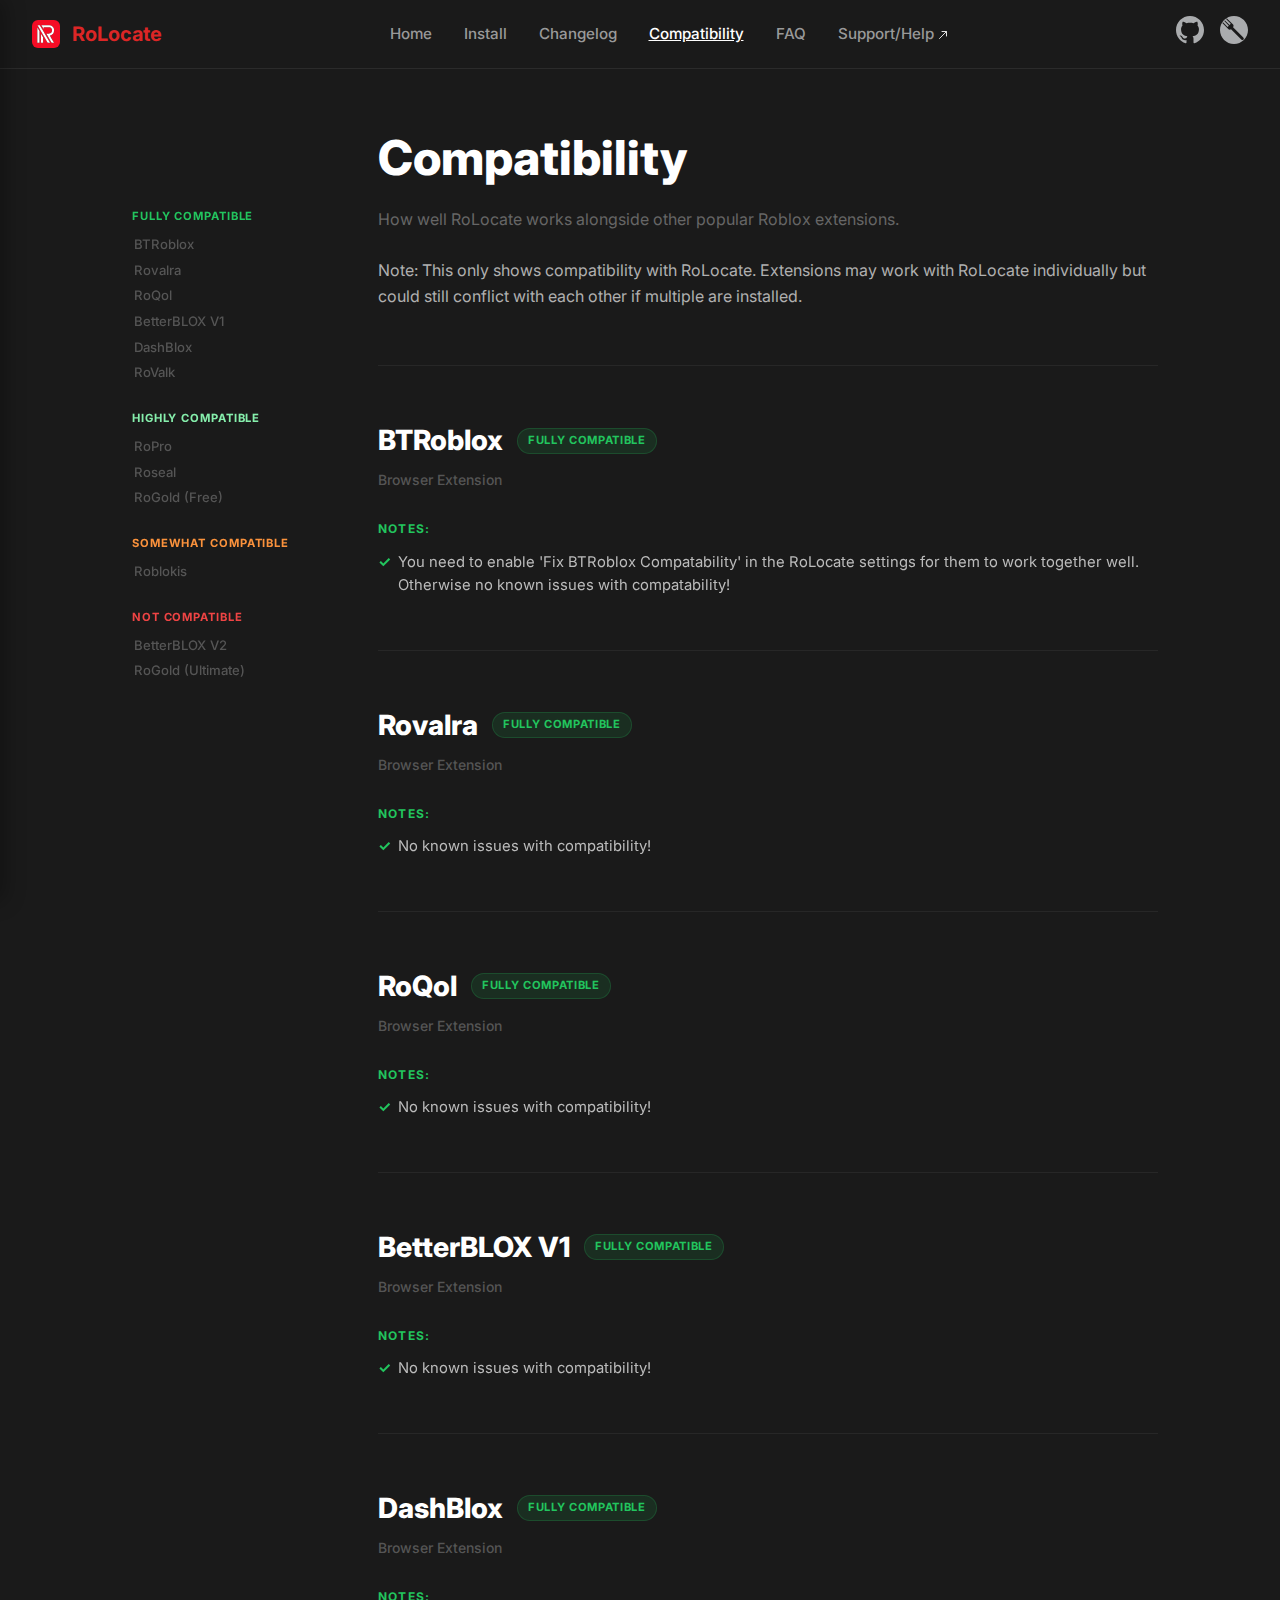
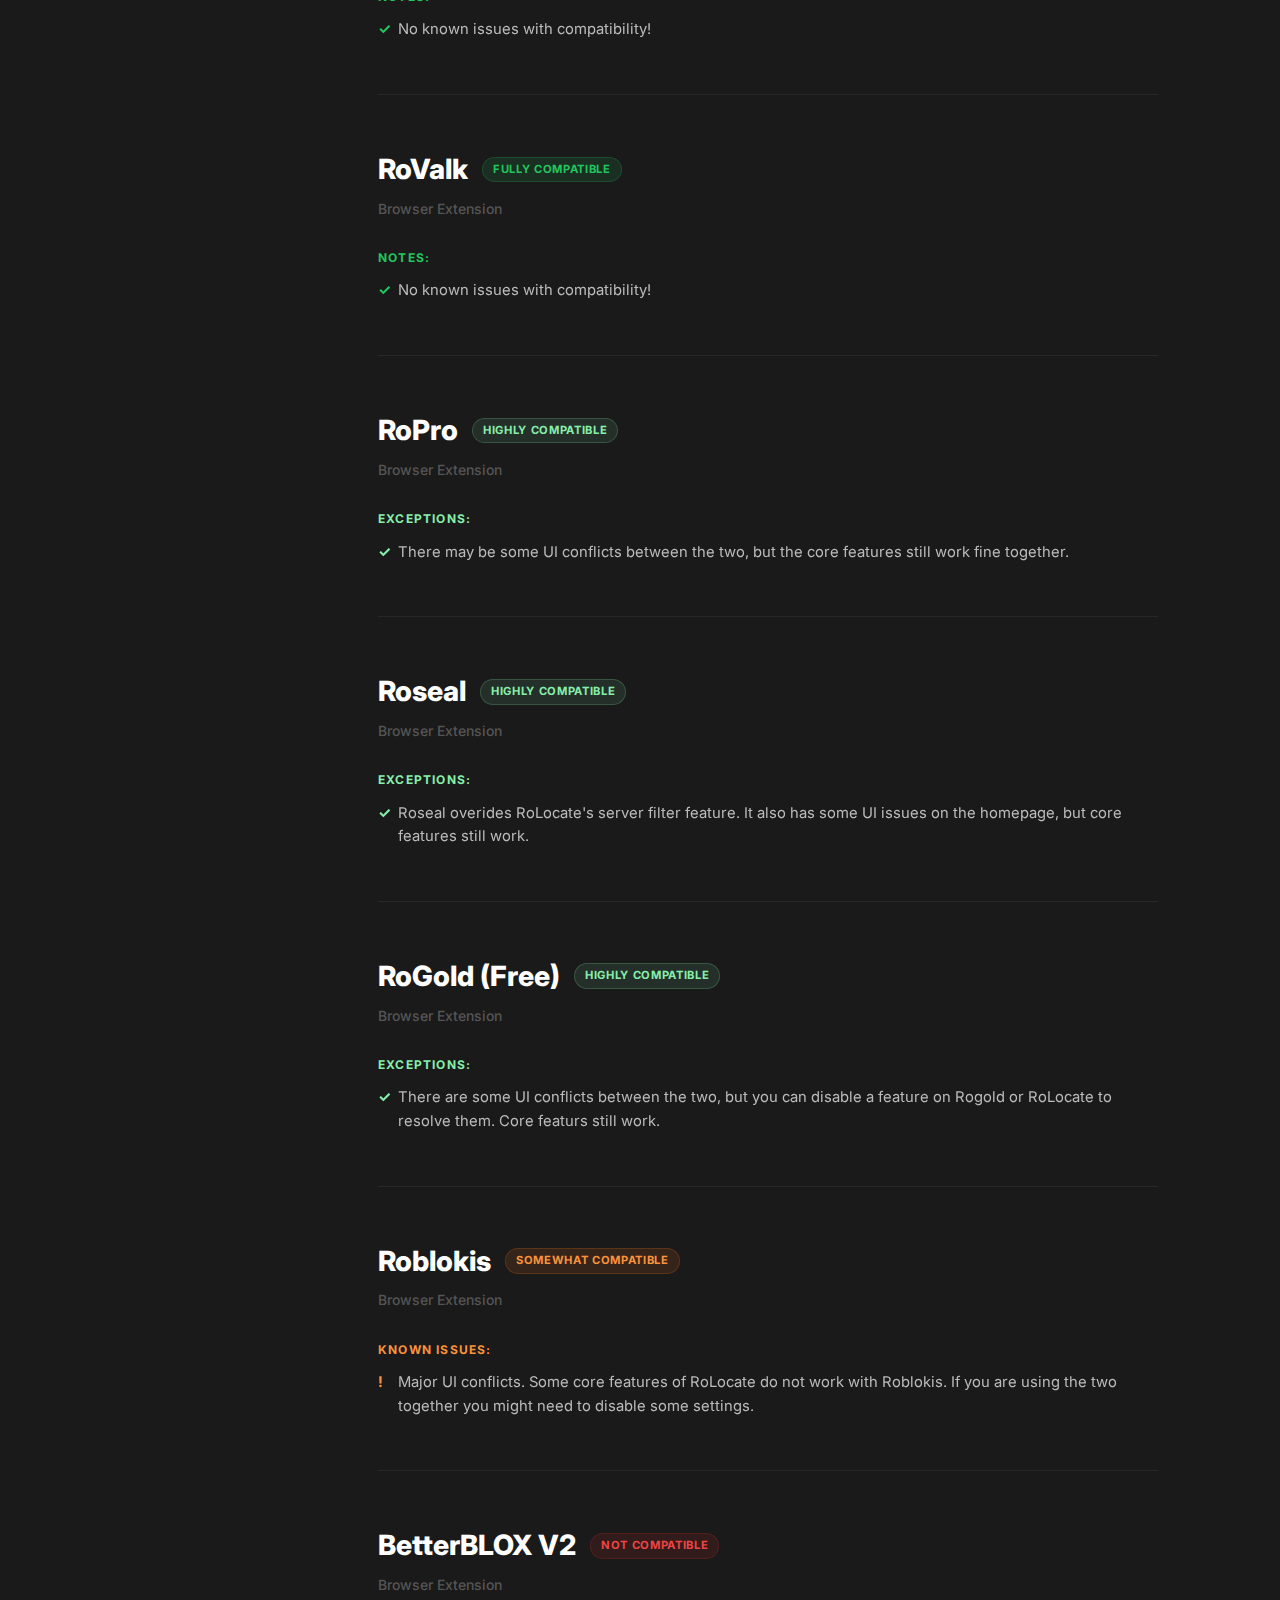
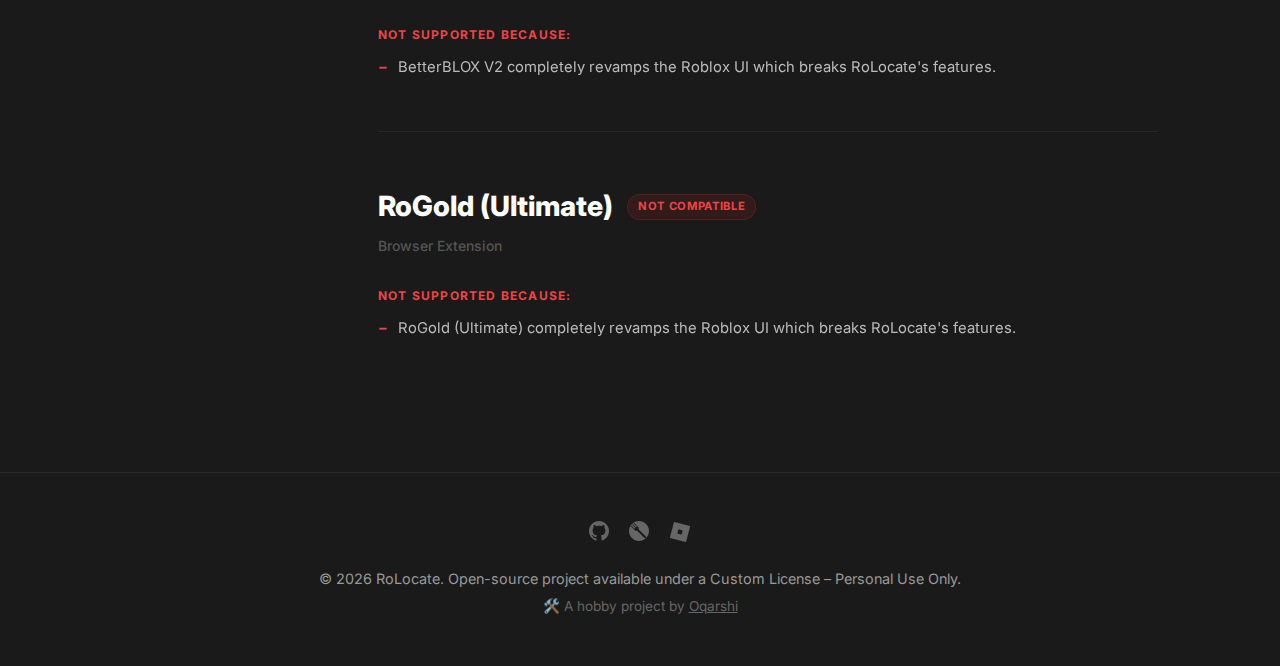
<file: rolocate/compatibility/index.html>
<!DOCTYPE html>
<html lang="en">
<head>
  <meta charset="UTF-8">
  <meta name="viewport" content="width=device-width, initial-scale=1.0">
  <title>Compatibility - RoLocate</title>
  <link rel="icon" href="../assets/logo.svg" type="image/svg+xml">
  <style>
    @import url('https://fonts.googleapis.com/css2?family=Inter:wght@300;400;500;600;700;800;900&display=swap');

    * { margin: 0; padding: 0; box-sizing: border-box; }

    body {
      font-family: 'Inter', -apple-system, BlinkMacSystemFont, 'Segoe UI', sans-serif;
      background: #1a1a1a;
      color: #e0e0e0;
      line-height: 1.6;
      overflow-x: hidden;
    }

    nav {
      background: rgba(26, 26, 26, 1);
      padding: 16px 0;
      position: fixed;
      width: 100%;
      top: 0;
      z-index: 1000;
      border-bottom: 1px solid rgba(255, 255, 255, 0.08);
    }

    .nav-container {
      max-width: 1280px;
      margin: 0 auto;
      padding: 0 32px;
      display: flex;
      justify-content: space-between;
      align-items: center;
    }

    .logo {
      display: flex;
      align-items: center;
      gap: 12px;
      text-decoration: none;
      color: #dc2626;
      font-size: 1.25rem;
      font-weight: 700;
      transition: color 0.2s;
    }
    .logo:hover { color: #ef4444; }
    .logo img { width: 28px; height: 28px; border-radius: 6px; }

    .nav-links {
      display: flex;
      list-style: none;
      gap: 32px;
      align-items: center;
    }
    .nav-links a {
      color: #999;
      text-decoration: none;
      transition: color 0.2s ease;
      font-weight: 500;
      font-size: 0.95rem;
    }
    .nav-links a:hover { color: #ffffff; }
    .nav-links a.active { color: #ffffff; text-decoration: underline; }

    .nav-icons { display: flex; gap: 16px; align-items: center; }
    .nav-icon {
      width: 28px; height: 28px;
      opacity: 0.7;
      transition: opacity 0.2s, transform 0.2s;
      color: #e8eaed;
    }
    .nav-icon:hover { opacity: 1; transform: translateY(-2px); }

    /* Layout */
    .layout {
      max-width: 1100px;
      margin: 0 auto;
      padding: 0 32px;
      display: flex;
      gap: 56px;
      align-items: flex-start;
    }

    /* Side nav */
    .side-nav {
      width: 200px;
      flex-shrink: 0;
      position: sticky;
      top: 88px;
      padding-top: 120px;
      padding-bottom: 40px;
    }

    .side-nav-label {
      font-size: 0.68rem;
      font-weight: 700;
      text-transform: uppercase;
      letter-spacing: 0.12em;
      color: #444;
      margin-bottom: 14px;
    }

    .side-group { margin-bottom: 24px; }

    .side-group-title {
      font-size: 0.7rem;
      font-weight: 700;
      text-transform: uppercase;
      letter-spacing: 0.08em;
      margin-bottom: 6px;
      padding-left: 10px;
    }
    .side-group-title.full     { color: #22c55e; }
    .side-group-title.high     { color: #86efac; }
    .side-group-title.somewhat { color: #fb923c; }
    .side-group-title.not      { color: #ef4444; }

    .side-nav a {
      display: block;
      color: #555;
      text-decoration: none;
      font-size: 0.82rem;
      font-weight: 500;
      padding: 3px 10px;
      border-left: 2px solid transparent;
      transition: color 0.15s, border-color 0.15s;
      line-height: 1.5;
    }
    .side-nav a:hover { color: #ccc; }
    .side-nav a.active-anchor { color: #fff; border-left-color: #dc2626; }

    /* Main content */
    .main-content {
      flex: 1;
      min-width: 0;
    }

    .page-header {
      padding: 120px 0 56px;
      border-bottom: 1px solid rgba(255,255,255,0.06);
    }

    .page-header h1 {
      font-size: 3rem;
      font-weight: 800;
      color: #ffffff;
      margin-bottom: 10px;
    }
    .page-header p { color: #666; font-size: 1rem; }

    /* Extension blocks */
    .ext-block {
      padding: 52px 0;
      border-bottom: 1px solid rgba(255,255,255,0.06);
      scroll-margin-top: 88px;
    }
    .ext-block:last-child { border-bottom: none; }

    .ext-top {
      display: flex;
      align-items: center;
      gap: 14px;
      margin-bottom: 6px;
    }

    .ext-name {
      font-size: 1.75rem;
      font-weight: 800;
      color: #ffffff;
    }

    .compat-badge {
      font-size: 0.7rem;
      font-weight: 700;
      padding: 3px 10px;
      border-radius: 20px;
      text-transform: uppercase;
      letter-spacing: 0.06em;
    }
    .compat-badge.full     { background: rgba(34,197,94,0.12);  color: #22c55e; border: 1px solid rgba(34,197,94,0.2); }
    .compat-badge.high     { background: rgba(134,239,172,0.1); color: #86efac; border: 1px solid rgba(134,239,172,0.2); }
    .compat-badge.somewhat { background: rgba(249,115,22,0.12); color: #fb923c; border: 1px solid rgba(249,115,22,0.2); }
    .compat-badge.not      { background: rgba(220,38,38,0.12); color: #ef4444; border: 1px solid rgba(220,38,38,0.2); }

    .ext-meta {
      display: flex;
      align-items: center;
      gap: 16px;
      margin-bottom: 28px;
    }
    .ext-type  { color: #555; font-size: 0.875rem; font-weight: 500; }

    .ext-note { margin-top: 20px; }
    .ext-note h3 {
      font-size: 0.75rem;
      font-weight: 700;
      text-transform: uppercase;
      letter-spacing: 0.1em;
      margin-bottom: 12px;
    }
    .ext-block.full     .ext-note h3 { color: #22c55e; }
    .ext-block.high     .ext-note h3 { color: #86efac; }
    .ext-block.somewhat .ext-note h3 { color: #fb923c; }
    .ext-block.not      .ext-note h3 { color: #ef4444; }

    .ext-note ul { list-style: none; }
    .ext-note ul li {
      color: #bbb;
      font-size: 0.925rem;
      padding-left: 20px;
      position: relative;
      line-height: 1.6;
    }
    .ext-block.full     .ext-note ul li::before { content: '✓'; position: absolute; left: 0; color: #22c55e; font-weight: 700; }
    .ext-block.high     .ext-note ul li::before { content: '✓'; position: absolute; left: 0; color: #86efac;  font-weight: 700; }
    .ext-block.somewhat .ext-note ul li::before { content: '!'; position: absolute; left: 0; color: #fb923c; font-weight: 700; }
    .ext-block.not      .ext-note ul li::before { content: '−'; position: absolute; left: 0; color: #ef4444; font-weight: 700; }

    footer {
      text-align: center;
      padding: 48px 32px;
      border-top: 1px solid rgba(255, 255, 255, 0.08);
    }
    footer p { color: #999; font-size: 0.9rem; }

    /* Hamburger button */
    .hamburger {
      display: none;
      flex-direction: column;
      justify-content: space-around;
      width: 28px;
      height: 24px;
      background: transparent;
      border: none;
      cursor: pointer;
      padding: 0;
      z-index: 1010;
    }

    .hamburger span {
      width: 28px;
      height: 2px;
      background: #e0e0e0;
      border-radius: 4px;
      transition: all 0.3s ease;
    }

    /* Sidebar */
    .mobile-sidebar {
      position: fixed;
      top: 0;
      left: 0;
      bottom: 0;
      width: 280px;
      background: #1e1e1e;
      border-right: 1px solid rgba(255, 255, 255, 0.08);
      transform: translateX(-100%);
      transition: transform 0.3s ease;
      z-index: 2000;
      padding: 24px 0;
      overflow-y: auto;
      box-shadow: 4px 0 20px rgba(0,0,0,0.3);
    }

    .mobile-sidebar.open {
      transform: translateX(0);
    }

    .sidebar-header {
      display: flex;
      justify-content: flex-end;
      padding: 0 20px 20px;
    }

    .sidebar-close {
      background: none;
      border: none;
      color: #999;
      font-size: 24px;
      cursor: pointer;
      padding: 8px;
      line-height: 1;
      transition: color 0.2s;
    }

    .sidebar-close:hover {
      color: #fff;
    }

    .sidebar-nav {
      list-style: none;
    }

    .sidebar-nav li {
      margin: 0;
    }

    .sidebar-nav a {
      display: block;
      padding: 16px 24px;
      color: #e0e0e0;
      text-decoration: none;
      font-weight: 500;
      font-size: 1.1rem;
      border-bottom: 1px solid rgba(255,255,255,0.05);
      transition: background 0.2s;
    }

    .sidebar-nav a:hover {
      background: rgba(220, 38, 38, 0.1);
      color: #fff;
    }

    /* Overlay when sidebar is open */
    .sidebar-overlay {
      position: fixed;
      inset: 0;
      background: rgba(0,0,0,0.5);
      z-index: 1500;
      opacity: 0;
      visibility: hidden;
      transition: opacity 0.3s ease, visibility 0.3s;
    }

    .sidebar-overlay.active {
      opacity: 1;
      visibility: visible;
    }

    @media (max-width: 900px) {
      .side-nav { display: none; }
      .page-header h1 { font-size: 2.2rem; }
      .nav-links { display: none; }
      .hamburger { display: flex; }
      .nav-container { padding: 0 20px; }
      .ext-name { font-size: 1.4rem; }
    }

    ::-webkit-scrollbar { width: 10px; }
    ::-webkit-scrollbar-track { background: #1a1a1a; }
    ::-webkit-scrollbar-thumb { background: #dc2626; border-radius: 5px; }
    ::-webkit-scrollbar-thumb:hover { background: #ef4444; }
  </style>
</head>
<body>
  <!-- Sidebar overlay -->
  <div class="sidebar-overlay" id="sidebarOverlay"></div>

  <!-- Mobile sidebar -->
  <div class="mobile-sidebar" id="mobileSidebar">
    <div class="sidebar-header">
      <button class="sidebar-close" id="sidebarClose">&times;</button>
    </div>
    <ul class="sidebar-nav">
      <li><a href="../">Home</a></li>
      <li><a href="../install/">Install</a></li>
      <li><a href="../changelog/">Changelog</a></li>
      <li><a href="#" style="color: white; background: rgba(220,38,38,0.1);">Compatibility</a></li>
      <li><a href="../faq/">FAQ</a></li>
      <li><a href="https://greasyfork.org/en/scripts/523727-rolocate/feedback" target="_blank">Support/Help
        <svg xmlns="http://www.w3.org/2000/svg" fill="none" viewBox="0 0 24 24" stroke="currentColor" stroke-width="2" width="12" height="12" style="margin-left:4px; transform: translateY(1px);">
          <path d="M5 19L19 5M10 5h9v9" stroke-linecap="round" stroke-linejoin="round"/>
        </svg>
      </a></li>
    </ul>
  </div>
  <nav>
    <div class="nav-container">
      <!-- Hamburger on the left -->
      <button class="hamburger" id="hamburgerBtn" aria-label="Menu">
        <span></span>
        <span></span>
        <span></span>
      </button>
      <a href="../" class="logo">
        <img src="../assets/logo.svg" alt="RoLocate">
        <span>RoLocate</span>
      </a>
      <ul class="nav-links">
        <li><a href="../">Home</a></li>
        <li><a href="../install/">Install</a></li>
        <li><a href="../changelog/">Changelog</a></li>
        <li><a class="active" href="#">Compatibility</a></li>
        <li><a href="../faq/">FAQ</a></li>
        <li>
          <a href="https://greasyfork.org/en/scripts/523727-rolocate/feedback" target="_blank">Support/Help</a>
          <svg xmlns="http://www.w3.org/2000/svg" fill="none" viewBox="0 0 24 24" stroke="currentColor" stroke-width="2" width="12" height="12" style="margin-left:-1px; transform: translateY(2px);">
            <path d="M5 19L19 5M10 5h9v9" stroke-linecap="round" stroke-linejoin="round"/>
          </svg>
        </li>
      </ul>
      <div class="nav-icons">
        <a href="https://github.com/Oqarshi/RoLocate" target="_blank">
          <svg class="nav-icon" viewBox="0 0 24 24" fill="currentColor">
            <path d="M12 0c-6.626 0-12 5.373-12 12 0 5.302 3.438 9.8 8.207 11.387.599.111.793-.261.793-.577v-2.234c-3.338.726-4.033-1.416-4.033-1.416-.546-1.387-1.333-1.756-1.333-1.756-1.089-.745.083-.729.083-.729 1.205.084 1.839 1.237 1.839 1.237 1.07 1.834 2.807 1.304 3.492.997.107-.775.418-1.305.762-1.604-2.665-.305-5.467-1.334-5.467-5.931 0-1.311.469-2.381 1.236-3.221-.124-.303-.535-1.524.117-3.176 0 0 1.008-.322 3.301 1.23.957-.266 1.983-.399 3.003-.404 1.02.005 2.047.138 3.006.404 2.291-1.552 3.297-1.23 3.297-1.23.653 1.653.242 2.874.118 3.176.77.84 1.235 1.911 1.235 3.221 0 4.609-2.807 5.624-5.479 5.921.43.372.823 1.102.823 2.222v3.293c0 .319.192.694.801.576 4.765-1.589 8.199-6.086 8.199-11.386 0-6.627-5.373-12-12-12z"/>
          </svg>
        </a>
        <a href="https://greasyfork.org/en/scripts/523727-rolocate" target="_blank">
          <svg class="nav-icon" viewBox="0 0 24 24" fill="currentColor">
            <path d="M5.89 2.227a0.28 0.28 0 0 1 0.266 0.076l5.063 5.062c0.54 0.54 0.509 1.652 -0.031 2.192l8.771 8.77c1.356 1.355 -0.36 3.097 -1.73 1.728l-8.772 -8.77c-0.54 0.54 -1.651 0.571 -2.191 0.031l-5.063 -5.06c-0.304 -0.304 0.304 -0.911 0.608 -0.608l3.714 3.713L7.59 8.297 3.875 4.582c-0.304 -0.304 0.304 -0.911 0.607 -0.607l3.715 3.714 1.067 -1.066L5.549 2.91c-0.228 -0.228 0.057 -0.626 0.342 -0.683ZM12 0C5.374 0 0 5.375 0 12s5.374 12 12 12c6.625 0 12 -5.375 12 -12S18.625 0 12 0Z"/>
          </svg>
        </a>
      </div>
    </div>
  </nav>

  <div class="layout">

    <aside class="side-nav" id="side-nav">
    </aside>

    <div class="main-content">
      <div class="page-header">
        <h1>Compatibility</h1>
        <p>How well RoLocate works alongside other popular Roblox extensions.</p>
        <p>&nbsp</p>
        <p style="color: #b0b0b0">Note: This only shows compatibility with RoLocate. Extensions may work with RoLocate individually but could still conflict with each other if multiple are installed.</p>
      </div>
      <div id="ext-list"></div>
      <div style="height: 80px;"></div>
    </div>

  </div>

  <footer>
    <div style="display: flex; justify-content: center; gap: 20px; margin-bottom: 16px;">
      <a href="https://github.com/Oqarshi" target="_blank" title="GitHub" style="color: #666; transition: color 0.2s;" onmouseover="this.style.color='#fff'" onmouseout="this.style.color='#666'">
        <svg width="20" height="20" viewBox="0 0 24 24" fill="currentColor">
          <path d="M12 0c-6.626 0-12 5.373-12 12 0 5.302 3.438 9.8 8.207 11.387.599.111.793-.261.793-.577v-2.234c-3.338.726-4.033-1.416-4.033-1.416-.546-1.387-1.333-1.756-1.333-1.756-1.089-.745.083-.729.083-.729 1.205.084 1.839 1.237 1.839 1.237 1.07 1.834 2.807 1.304 3.492.997.107-.775.418-1.305.762-1.604-2.665-.305-5.467-1.334-5.467-5.931 0-1.311.469-2.381 1.236-3.221-.124-.303-.535-1.524.117-3.176 0 0 1.008-.322 3.301 1.23.957-.266 1.983-.399 3.003-.404 1.02.005 2.047.138 3.006.404 2.291-1.552 3.297-1.23 3.297-1.23.653 1.653.242 2.874.118 3.176.77.84 1.235 1.911 1.235 3.221 0 4.609-2.807 5.624-5.479 5.921.43.372.823 1.102.823 2.222v3.293c0 .319.192.694.801.576 4.765-1.589 8.199-6.086 8.199-11.386 0-6.627-5.373-12-12-12z"/>
        </svg>
      </a>
      <a href="https://greasyfork.org/en/users/1413936-oqarshi" target="_blank" title="Greasy Fork" style="color: #666; transition: color 0.2s;" onmouseover="this.style.color='#fff'" onmouseout="this.style.color='#666'">
        <svg width="20" height="20" viewBox="0 0 24 24" fill="currentColor">
          <path d="M5.89 2.227a0.28 0.28 0 0 1 0.266 0.076l5.063 5.062c0.54 0.54 0.509 1.652 -0.031 2.192l8.771 8.77c1.356 1.355 -0.36 3.097 -1.73 1.728l-8.772 -8.77c-0.54 0.54 -1.651 0.571 -2.191 0.031l-5.063 -5.06c-0.304 -0.304 0.304 -0.911 0.608 -0.608l3.714 3.713L7.59 8.297 3.875 4.582c-0.304 -0.304 0.304 -0.911 0.607 -0.607l3.715 3.714 1.067 -1.066L5.549 2.91c-0.228 -0.228 0.057 -0.626 0.342 -0.683ZM12 0C5.374 0 0 5.375 0 12s5.374 12 12 12c6.625 0 12 -5.375 12 -12S18.625 0 12 0Z"/>
        </svg>
      </a>
      <a href="https://www.roblox.com/users/545334824/profile" target="_blank" title="Roblox" style="color: #666; transition: color 0.2s;" onmouseover="this.style.color='#fff'" onmouseout="this.style.color='#666'">
        <svg width="22" height="22" viewBox="0 0 50 50" fill="currentColor">
          <path d="M12.125,1.99805c-0.43898,0.01834 -0.81457,0.32104 -0.92578,0.74609l-9.16602,34.83203c-0.06779,0.25668 -0.03074,0.52977 0.10298,0.75911c0.13372,0.22934 0.35314,0.3961 0.60991,0.46354l34.83398,9.16797c0.25668,0.06779 0.52977,0.03074 0.75911,-0.10298c0.22934,-0.13372 0.3961,-0.35314 0.46354,-0.60991l9.16602,-34.83398c0.06779,-0.25668 0.03074,-0.52977 -0.10298,-0.75911c-0.13372,-0.22934 -0.35314,-0.3961 -0.60991,-0.46354l-34.83398,-9.16602c-0.09674,-0.02587 -0.19681,-0.03706 -0.29687,-0.0332zM21.5,19l9.5,2.5l-2.5,9.5l-9.5,-2.5z"/>
        </svg>
      </a>
    </div>
    <p>&copy; 2026 RoLocate. Open-source project available under a Custom License – Personal Use Only.</p>
    <p style="color: #666; font-size: 0.85rem; margin-top: 6px;">🛠️ A hobby project by <a href="https://www.roblox.com/users/545334824/profile" target="_blank" style="color: #666; text-decoration: underline; transition: color 0.2s;" onmouseover="this.style.color='#999'" onmouseout="this.style.color='#666'">Oqarshi</a></p>
  </footer>

  <script>
    // Mobile sidebar functionality
    (function() {
      const hamburger = document.getElementById('hamburgerBtn');
      const sidebar = document.getElementById('mobileSidebar');
      const overlay = document.getElementById('sidebarOverlay');
      const closeBtn = document.getElementById('sidebarClose');
      const sidebarLinks = sidebar.querySelectorAll('.sidebar-nav a');

      function openSidebar() {
        sidebar.classList.add('open');
        overlay.classList.add('active');
        document.body.style.overflow = 'hidden';
      }

      function closeSidebar() {
        sidebar.classList.remove('open');
        overlay.classList.remove('active');
        document.body.style.overflow = '';
      }

      hamburger.addEventListener('click', openSidebar);
      closeBtn.addEventListener('click', closeSidebar);
      overlay.addEventListener('click', closeSidebar);

      // Close sidebar when a link is clicked
      sidebarLinks.forEach(link => {
        link.addEventListener('click', closeSidebar);
      });

      // Close on escape key
      document.addEventListener('keydown', (e) => {
        if (e.key === 'Escape' && sidebar.classList.contains('open')) {
          closeSidebar();
        }
      });
    })();
  </script>

  <script>
    const EXTENSIONS = [
      {
          name: "BTRoblox",
          type: "Browser Extension",
          compat: "full",
          notes: ["You need to enable 'Fix BTRoblox Compatability' in the RoLocate settings for them to work together well. Otherwise no known issues with compatability!"]
      }, {
          name: "Rovalra",
          type: "Browser Extension",
          compat: "full",
          notes: ["No known issues with compatibility!"]
      }, {
          name: "RoQol",
          type: "Browser Extension",
          compat: "full",
          notes: ["No known issues with compatibility!"]
      }, {
          name: "BetterBLOX V1",
          type: "Browser Extension",
          compat: "full",
          notes: ["No known issues with compatibility!"]
      }, {
          name: "DashBlox",
          type: "Browser Extension",
          compat: "full",
          notes: ["No known issues with compatibility!"]
      }, {
          name: "RoValk",
          type: "Browser Extension",
          compat: "full",
          notes: ["No known issues with compatibility!"]
      }, {
          name: "RoPro",
          type: "Browser Extension",
          compat: "high",
          notes: ["There may be some UI conflicts between the two, but the core features still work fine together."]
      }, {
          name: "Roseal",
          type: "Browser Extension",
          compat: "high",
          notes: ["Roseal overides RoLocate's server filter feature. It also has some UI issues on the homepage, but core features still work."]
      }, {
          name: "RoGold (Free)",
          type: "Browser Extension",
          compat: "high",
          notes: ["There are some UI conflicts between the two, but you can disable a feature on Rogold or RoLocate to resolve them. Core featurs still work."]
      }, {
          name: "Roblokis",
          type: "Browser Extension",
          compat: "somewhat",
          notes: ["Major UI conflicts. Some core features of RoLocate do not work with Roblokis. If you are using the two together you might need to disable some settings."]
      }, {
          name: "BetterBLOX V2",
          type: "Browser Extension",
          compat: "not",
          notes: ["BetterBLOX V2 completely revamps the Roblox UI which breaks RoLocate's features."]
      }, {
          name: "RoGold (Ultimate)",
          type: "Browser Extension",
          compat: "not",
          notes: ["RoGold (Ultimate) completely revamps the Roblox UI which breaks RoLocate's features."]
      },
    ];

    const COMPAT_ORDER = ["full","high","somewhat","not"];
    const BADGE_LABELS = { full:"Fully Compatible", high:"Highly Compatible", somewhat:"Somewhat Compatible", not:"Not Compatible" };
    const NOTE_LABELS  = { full:"Notes:", high:"Exceptions:", somewhat:"Known Issues:", not:"Not supported because:" };
    const SIDE_COLORS  = { full:"full", high:"high", somewhat:"somewhat", not:"not" };

    function slug(name) { return name.toLowerCase().replace(/[^a-z0-9]+/g,'-'); }

    function buildBlock(ext) {
      return `
        <div class="ext-block ${ext.compat}" id="${slug(ext.name)}">
          <div class="ext-top">
            <span class="ext-name">${ext.name}</span>
            <span class="compat-badge ${ext.compat}">${BADGE_LABELS[ext.compat]}</span>
          </div>
          <div class="ext-meta">
            <span class="ext-type">${ext.type}</span>
          </div>
          <div class="ext-note">
            <h3>${NOTE_LABELS[ext.compat]}</h3>
            <ul>${ext.notes.map(n=>`<li>${n}</li>`).join('')}</ul>
          </div>
        </div>`;
    }

    function buildSideNav() {
      const sideNav = document.getElementById('side-nav');
      let html = '';
      for (const level of COMPAT_ORDER) {
        const items = EXTENSIONS.filter(e => e.compat === level);
        html += `<div class="side-group">
          <div class="side-group-title ${level}">${BADGE_LABELS[level]}</div>
          ${items.map(e => `<a href="#${slug(e.name)}">${e.name}</a>`).join('')}
        </div>`;
      }
      sideNav.innerHTML = html;
    }

    // Render
    document.getElementById('ext-list').innerHTML = EXTENSIONS.map(buildBlock).join('');
    buildSideNav();

    // Active anchor on scroll
    const blocks = document.querySelectorAll('.ext-block');
    const links  = document.querySelectorAll('.side-nav a');

    const obs = new IntersectionObserver(entries => {
      entries.forEach(entry => {
        if (entry.isIntersecting) {
          links.forEach(l => l.classList.remove('active-anchor'));
          const active = document.querySelector(`.side-nav a[href="#${entry.target.id}"]`);
          if (active) active.classList.add('active-anchor');
        }
      });
    }, { rootMargin: '-20% 0px -70% 0px' });

    blocks.forEach(b => obs.observe(b));

    // Smooth scroll
    document.querySelectorAll('.side-nav a').forEach(a => {
      a.addEventListener('click', e => {
        e.preventDefault();
        document.querySelector(a.getAttribute('href')).scrollIntoView({ behavior: 'smooth' });
      });
    });
  </script>
</body>
</html>
</file>
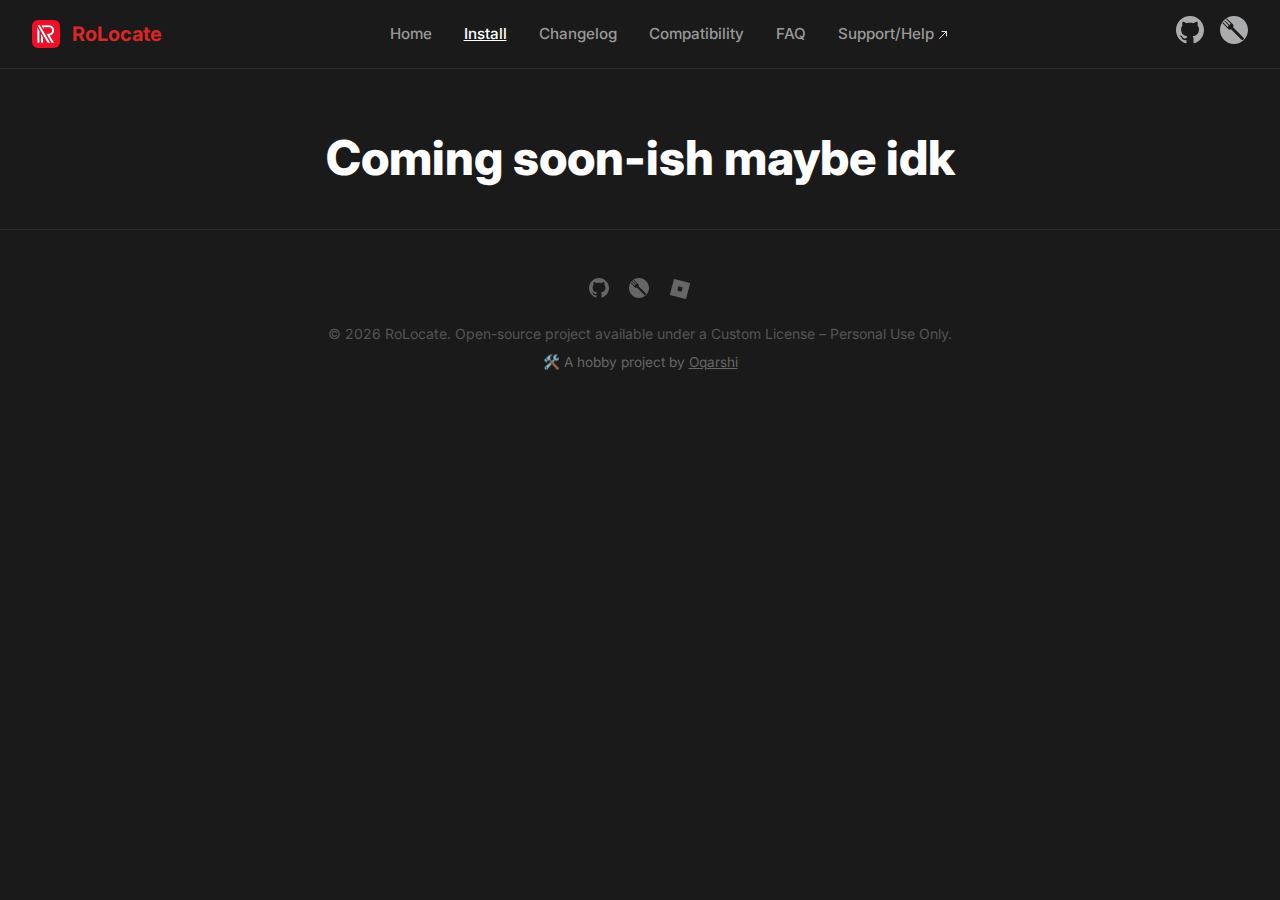
<file: rolocate/docs/index.html>
<!DOCTYPE html>
<html lang="en">
<head>
  <meta charset="UTF-8">
  <meta name="viewport" content="width=device-width, initial-scale=1.0">
  <title>RoLocate - Docs</title>
  <link rel="icon" href="../assets/logo.svg" type="image/svg+xml">
  <style>
    @import url('https://fonts.googleapis.com/css2?family=Inter:wght@300;400;500;600;700;800;900&display=swap');

    * { margin: 0; padding: 0; box-sizing: border-box; }

    body {
      font-family: 'Inter', -apple-system, BlinkMacSystemFont, 'Segoe UI', sans-serif;
      background: #1a1a1a;
      color: #e0e0e0;
      line-height: 1.6;
      overflow-x: hidden;
    }

    nav {
      background: rgba(26, 26, 26, 1);
      padding: 16px 0;
      position: fixed;
      width: 100%;
      top: 0;
      z-index: 1000;
      border-bottom: 1px solid rgba(255, 255, 255, 0.08);
    }

    .nav-container {
      max-width: 1280px;
      margin: 0 auto;
      padding: 0 32px;
      display: flex;
      justify-content: space-between;
      align-items: center;
    }

    .logo {
      display: flex;
      align-items: center;
      gap: 12px;
      text-decoration: none;
      color: #dc2626;
      font-size: 1.25rem;
      font-weight: 700;
      transition: color 0.2s;
    }

    .logo:hover { color: #ef4444; }
    .logo img { width: 28px; height: 28px; border-radius: 6px; }

    .nav-links {
      display: flex;
      list-style: none;
      gap: 32px;
      align-items: center;
    }

    .nav-links a {
      color: #999;
      text-decoration: none;
      transition: color 0.2s ease;
      font-weight: 500;
      font-size: 0.95rem;
    }

    .nav-links a:hover { color: #ffffff; }
    .nav-links a.active { color: #ffffff; text-decoration: underline; }

    .nav-icons { display: flex; gap: 16px; align-items: center; }

    .nav-icon {
      width: 28px;
      height: 28px;
      opacity: 0.7;
      transition: opacity 0.2s, transform 0.2s;
      color: #e8eaed;
    }

    .nav-icon:hover { opacity: 1; transform: translateY(-2px); }

    /* Page header */
    .page-header {
      max-width: 1280px;
      margin: 0 auto;
      padding: 120px 32px 20px;
      text-align: center;
    }

    .page-header h1 {
      font-size: 3rem;
      font-weight: 800;
      color: #ffffff;
      margin-bottom: 12px;
    }

    .page-header p {
      font-size: 1.1rem;
      color: #999;
      max-width: 560px;
      margin: 0 auto 24px;
    }

    .time-badge {
      display: inline-flex;
      align-items: center;
      gap: 6px;
      background: rgba(220, 38, 38, 0.1);
      border: 1px solid rgba(220, 38, 38, 0.25);
      color: #ef4444;
      font-size: 0.85rem;
      font-weight: 600;
      padding: 6px 14px;
      border-radius: 999px;
      margin-bottom: 48px;
    }

    /* Tab switcher */
    .tab-bar {
      max-width: 860px;
      margin: 0 auto 32px;
      padding: 0 32px;
      display: flex;
      gap: 10px;
      justify-content: center;
      flex-wrap: wrap;
    }

    .tab-btn {
      display: flex;
      align-items: center;
      gap: 8px;
      padding: 10px 20px;
      border-radius: 10px;
      border: 1px solid rgba(255,255,255,0.1);
      background: rgba(255,255,255,0.04);
      color: #888;
      font-size: 0.9rem;
      font-weight: 600;
      cursor: pointer;
      transition: all 0.2s;
      font-family: inherit;
    }

    .tab-btn:hover {
      background: rgba(255,255,255,0.08);
      color: #ccc;
    }

    .tab-btn.active {
      background: rgba(220, 38, 38, 0.12);
      border-color: rgba(220, 38, 38, 0.35);
      color: #ef4444;
    }

    /* Install card */
    .install-wrapper {
      max-width: 700px;
      margin: 0 auto 80px;
      padding: 0 32px;
    }

    .install-card {
      background: rgba(255, 255, 255, 0.03);
      border: 1px solid rgba(255, 255, 255, 0.08);
      border-radius: 20px;
      padding: 40px 36px;
      display: flex;
      flex-direction: column;
      gap: 28px;
    }

    .card-header {
      display: flex;
      align-items: center;
      gap: 16px;
    }

    .browser-icon {
      width: 52px;
      height: 52px;
      border-radius: 14px;
      background: #222;
      border: 1px solid rgba(255,255,255,0.08);
      display: flex;
      align-items: center;
      justify-content: center;
      font-size: 1.6rem;
      flex-shrink: 0;
    }

    .card-header-text h2 {
      font-size: 1.4rem;
      font-weight: 700;
      color: #ffffff;
    }

    .card-header-text p {
      font-size: 0.875rem;
      color: #666;
      margin-top: 3px;
    }

    .divider {
      height: 1px;
      background: rgba(255,255,255,0.07);
      border-radius: 1px;
    }

    .steps {
      display: flex;
      flex-direction: column;
      gap: 0;
    }

    .step {
      display: flex;
      gap: 16px;
      position: relative;
    }

    /* Vertical connector line */
    .step:not(:last-child)::after {
      content: '';
      position: absolute;
      left: 12px;
      top: 28px;
      bottom: -12px;
      width: 2px;
      background: rgba(220, 38, 38, 0.15);
    }

    .step-left {
      display: flex;
      flex-direction: column;
      align-items: center;
      flex-shrink: 0;
      padding-top: 2px;
    }

    .step-num {
      width: 26px;
      height: 26px;
      background: rgba(220, 38, 38, 0.15);
      border: 1px solid rgba(220, 38, 38, 0.35);
      color: #ef4444;
      border-radius: 50%;
      font-size: 0.75rem;
      font-weight: 700;
      display: flex;
      align-items: center;
      justify-content: center;
      flex-shrink: 0;
      z-index: 1;
      position: relative;
    }

    .step-body {
      flex: 1;
      padding-bottom: 24px;
    }

    .step:last-child .step-body {
      padding-bottom: 0;
    }

    .step-body strong {
      display: block;
      font-size: 0.975rem;
      font-weight: 600;
      color: #ffffff;
      margin-bottom: 5px;
    }

    .step-body p {
      font-size: 0.875rem;
      color: #888;
      line-height: 1.65;
    }

    .step-body a {
      color: #ef4444;
      text-decoration: none;
      font-weight: 500;
    }

    .step-body a:hover { text-decoration: underline; }

    .pill-link {
      display: inline-flex;
      align-items: center;
      gap: 5px;
      background: rgba(239, 68, 68, 0.1);
      border: 1px solid rgba(239, 68, 68, 0.25);
      color: #ef4444 !important;
      padding: 3px 10px;
      border-radius: 6px;
      font-size: 0.82rem;
      font-weight: 600;
      margin: 2px 2px 0 0;
      text-decoration: none !important;
      transition: background 0.2s;
    }

    .pill-link:hover {
      background: rgba(239, 68, 68, 0.2) !important;
      text-decoration: none !important;
    }

    .inline-ui {
      display: inline-block;
      background: rgba(255,255,255,0.08);
      border: 1px solid rgba(255,255,255,0.15);
      color: #ddd;
      font-size: 0.8rem;
      font-weight: 600;
      padding: 2px 8px;
      border-radius: 6px;
      font-family: inherit;
    }

    .tip-box {
      display: flex;
      gap: 10px;
      background: rgba(255, 200, 0, 0.05);
      border: 1px solid rgba(255, 200, 0, 0.15);
      border-radius: 10px;
      padding: 12px 14px;
      font-size: 0.84rem;
      color: #aaa;
      line-height: 1.55;
      margin-top: 8px;
    }

    .tip-box .tip-icon { font-size: 1rem; flex-shrink: 0; margin-top: 1px; }

    .install-btn {
      background: #dc2626;
      color: #ffffff;
      padding: 14px 22px;
      border: none;
      border-radius: 12px;
      font-size: 1rem;
      font-weight: 700;
      cursor: pointer;
      transition: all 0.2s ease;
      text-decoration: none;
      display: inline-flex;
      align-items: center;
      justify-content: center;
      gap: 9px;
    }

    .install-btn:hover {
      background: #ef4444;
      transform: translateY(-2px);
      box-shadow: 0 8px 24px rgba(220, 38, 38, 0.35);
    }

    .note-box {
      background: rgba(255, 255, 255, 0.03);
      border: 1px solid rgba(255, 255, 255, 0.08);
      border-radius: 10px;
      padding: 14px 16px;
      font-size: 0.84rem;
      color: #777;
      line-height: 1.55;
    }

    .note-box strong { color: #aaa; }

    footer {
      text-align: center;
      padding: 48px 32px;
      border-top: 1px solid rgba(255, 255, 255, 0.08);
    }

    footer p { color: #555; font-size: 0.875rem; }

    /* Hamburger button */
    .hamburger {
      display: none;
      flex-direction: column;
      justify-content: space-around;
      width: 28px;
      height: 24px;
      background: transparent;
      border: none;
      cursor: pointer;
      padding: 0;
      z-index: 1010;
    }

    .hamburger span {
      width: 28px;
      height: 2px;
      background: #e0e0e0;
      border-radius: 4px;
      transition: all 0.3s ease;
    }

    /* Sidebar */
    .mobile-sidebar {
      position: fixed;
      top: 0;
      left: 0;
      bottom: 0;
      width: 280px;
      background: #1e1e1e;
      border-right: 1px solid rgba(255, 255, 255, 0.08);
      transform: translateX(-100%);
      transition: transform 0.3s ease;
      z-index: 2000;
      padding: 24px 0;
      overflow-y: auto;
      box-shadow: 4px 0 20px rgba(0,0,0,0.3);
    }

    .mobile-sidebar.open {
      transform: translateX(0);
    }

    .sidebar-header {
      display: flex;
      justify-content: flex-end;
      padding: 0 20px 20px;
    }

    .sidebar-close {
      background: none;
      border: none;
      color: #999;
      font-size: 24px;
      cursor: pointer;
      padding: 8px;
      line-height: 1;
      transition: color 0.2s;
    }

    .sidebar-close:hover {
      color: #fff;
    }

    .sidebar-nav {
      list-style: none;
    }

    .sidebar-nav li {
      margin: 0;
    }

    .sidebar-nav a {
      display: block;
      padding: 16px 24px;
      color: #e0e0e0;
      text-decoration: none;
      font-weight: 500;
      font-size: 1.1rem;
      border-bottom: 1px solid rgba(255,255,255,0.05);
      transition: background 0.2s;
    }

    .sidebar-nav a:hover {
      background: rgba(220, 38, 38, 0.1);
      color: #fff;
    }

    /* Overlay when sidebar is open */
    .sidebar-overlay {
      position: fixed;
      inset: 0;
      background: rgba(0,0,0,0.5);
      z-index: 1500;
      opacity: 0;
      visibility: hidden;
      transition: opacity 0.3s ease, visibility 0.3s;
    }

    .sidebar-overlay.active {
      opacity: 1;
      visibility: visible;
    }

    @media (max-width: 600px) {
      .page-header h1 { font-size: 2rem; }
      .nav-links { display: none; }
      .hamburger { display: flex; }
      .nav-container { padding: 0 20px; }
      .install-card { padding: 28px 20px; }
    }

    ::-webkit-scrollbar { width: 10px; }
    ::-webkit-scrollbar-track { background: #1a1a1a; }
    ::-webkit-scrollbar-thumb { background: #dc2626; border-radius: 5px; }
    ::-webkit-scrollbar-thumb:hover { background: #ef4444; }
  </style>
</head>
<body>
  <nav>
    <div class="nav-container">
      <a href="../" class="logo">
        <img src="../assets/logo.svg" alt="RoLocate">
        <span>RoLocate</span>
      </a>
      <ul class="nav-links">
        <li><a href="../">Home</a></li>
        <li><a href="../install/" class="active">Install</a></li>
        <li><a href="../changelog/">Changelog</a></li>
        <li><a href="../compatibility/">Compatibility</a></li>
        <li><a href="../faq/">FAQ</a></li>
        <li>
          <a href="https://greasyfork.org/en/scripts/523727-rolocate/feedback" target="_blank">Support/Help</a>
          <svg xmlns="http://www.w3.org/2000/svg" fill="none" viewBox="0 0 24 24" stroke="currentColor" stroke-width="2" width="12" height="12" style="margin-left:-1px; transform: translateY(2px);">
            <path d="M5 19L19 5M10 5h9v9" stroke-linecap="round" stroke-linejoin="round"/>
          </svg>
        </li>
      </ul>
      <div class="nav-icons">
        <a href="https://github.com/Oqarshi/RoLocate" target="_blank">
          <svg class="nav-icon" viewBox="0 0 24 24" fill="currentColor">
            <path d="M12 0c-6.626 0-12 5.373-12 12 0 5.302 3.438 9.8 8.207 11.387.599.111.793-.261.793-.577v-2.234c-3.338.726-4.033-1.416-4.033-1.416-.546-1.387-1.333-1.756-1.333-1.756-1.089-.745.083-.729.083-.729 1.205.084 1.839 1.237 1.839 1.237 1.07 1.834 2.807 1.304 3.492.997.107-.775.418-1.305.762-1.604-2.665-.305-5.467-1.334-5.467-5.931 0-1.311.469-2.381 1.236-3.221-.124-.303-.535-1.524.117-3.176 0 0 1.008-.322 3.301 1.23.957-.266 1.983-.399 3.003-.404 1.02.005 2.047.138 3.006.404 2.291-1.552 3.297-1.23 3.297-1.23.653 1.653.242 2.874.118 3.176.77.84 1.235 1.911 1.235 3.221 0 4.609-2.807 5.624-5.479 5.921.43.372.823 1.102.823 2.222v3.293c0 .319.192.694.801.576 4.765-1.589 8.199-6.086 8.199-11.386 0-6.627-5.373-12-12-12z"/>
          </svg>
        </a>
        <a href="https://greasyfork.org/en/scripts/523727-rolocate" target="_blank">
          <svg class="nav-icon" viewBox="0 0 24 24" fill="currentColor">
            <path d="M5.89 2.227a0.28 0.28 0 0 1 0.266 0.076l5.063 5.062c0.54 0.54 0.509 1.652 -0.031 2.192l8.771 8.77c1.356 1.355 -0.36 3.097 -1.73 1.728l-8.772 -8.77c-0.54 0.54 -1.651 0.571 -2.191 0.031l-5.063 -5.06c-0.304 -0.304 0.304 -0.911 0.608 -0.608l3.714 3.713L7.59 8.297 3.875 4.582c-0.304 -0.304 0.304 -0.911 0.607 -0.607l3.715 3.714 1.067 -1.066L5.549 2.91c-0.228 -0.228 0.057 -0.626 0.342 -0.683ZM12 0C5.374 0 0 5.375 0 12s5.374 12 12 12c6.625 0 12 -5.375 12 -12S18.625 0 12 0Z"/>
          </svg>
        </a>
      </div>
    </div>
  </nav>

  <div class="page-header">
    <h1>Coming soon-ish maybe idk</h1>
  </div>

  <footer>
    <div style="display: flex; justify-content: center; gap: 20px; margin-bottom: 16px;">
      <!-- GitHub -->
      <a href="https://github.com/Oqarshi" target="_blank" title="GitHub" style="color: #666; transition: color 0.2s;" onmouseover="this.style.color='#fff'" onmouseout="this.style.color='#666'">
        <svg width="20" height="20" viewBox="0 0 24 24" fill="currentColor">
          <path d="M12 0c-6.626 0-12 5.373-12 12 0 5.302 3.438 9.8 8.207 11.387.599.111.793-.261.793-.577v-2.234c-3.338.726-4.033-1.416-4.033-1.416-.546-1.387-1.333-1.756-1.333-1.756-1.089-.745.083-.729.083-.729 1.205.084 1.839 1.237 1.839 1.237 1.07 1.834 2.807 1.304 3.492.997.107-.775.418-1.305.762-1.604-2.665-.305-5.467-1.334-5.467-5.931 0-1.311.469-2.381 1.236-3.221-.124-.303-.535-1.524.117-3.176 0 0 1.008-.322 3.301 1.23.957-.266 1.983-.399 3.003-.404 1.02.005 2.047.138 3.006.404 2.291-1.552 3.297-1.23 3.297-1.23.653 1.653.242 2.874.118 3.176.77.84 1.235 1.911 1.235 3.221 0 4.609-2.807 5.624-5.479 5.921.43.372.823 1.102.823 2.222v3.293c0 .319.192.694.801.576 4.765-1.589 8.199-6.086 8.199-11.386 0-6.627-5.373-12-12-12z"/>
        </svg>
      </a>
      <!-- Greasy Fork -->
      <a href="https://greasyfork.org/en/users/1413936-oqarshi" target="_blank" title="Greasy Fork" style="color: #666; transition: color 0.2s;" onmouseover="this.style.color='#fff'" onmouseout="this.style.color='#666'">
        <svg width="20" height="20" viewBox="0 0 24 24" fill="currentColor">
          <path d="M5.89 2.227a0.28 0.28 0 0 1 0.266 0.076l5.063 5.062c0.54 0.54 0.509 1.652 -0.031 2.192l8.771 8.77c1.356 1.355 -0.36 3.097 -1.73 1.728l-8.772 -8.77c-0.54 0.54 -1.651 0.571 -2.191 0.031l-5.063 -5.06c-0.304 -0.304 0.304 -0.911 0.608 -0.608l3.714 3.713L7.59 8.297 3.875 4.582c-0.304 -0.304 0.304 -0.911 0.607 -0.607l3.715 3.714 1.067 -1.066L5.549 2.91c-0.228 -0.228 0.057 -0.626 0.342 -0.683ZM12 0C5.374 0 0 5.375 0 12s5.374 12 12 12c6.625 0 12 -5.375 12 -12S18.625 0 12 0Z"/>
        </svg>
      </a>
      <!-- Roblox -->
      <a href="https://www.roblox.com/users/545334824/profile" target="_blank" title="Roblox" style="color: #666; transition: color 0.2s;" onmouseover="this.style.color='#fff'" onmouseout="this.style.color='#666'">
        <svg width="22" height="22" viewBox="0 0 50 50" fill="currentColor">
          <path d="M12.125,1.99805c-0.43898,0.01834 -0.81457,0.32104 -0.92578,0.74609l-9.16602,34.83203c-0.06779,0.25668 -0.03074,0.52977 0.10298,0.75911c0.13372,0.22934 0.35314,0.3961 0.60991,0.46354l34.83398,9.16797c0.25668,0.06779 0.52977,0.03074 0.75911,-0.10298c0.22934,-0.13372 0.3961,-0.35314 0.46354,-0.60991l9.16602,-34.83398c0.06779,-0.25668 0.03074,-0.52977 -0.10298,-0.75911c-0.13372,-0.22934 -0.35314,-0.3961 -0.60991,-0.46354l-34.83398,-9.16602c-0.09674,-0.02587 -0.19681,-0.03706 -0.29687,-0.0332zM21.5,19l9.5,2.5l-2.5,9.5l-9.5,-2.5z"/>
        </svg>
      </a>
    </div>
    <p>&copy; 2026 RoLocate. Open-source project available under a Custom License – Personal Use Only.</p>
    <p style="color: #666; font-size: 0.85rem; margin-top: 6px;">🛠️ A hobby project by <a href="https://www.roblox.com/users/545334824/profile" target="_blank" style="color: #666; text-decoration: underline; transition: color 0.2s;" onmouseover="this.style.color='#999'" onmouseout="this.style.color='#666'">Oqarshi</a></p>
  </footer>
</body>
</html>
</file>
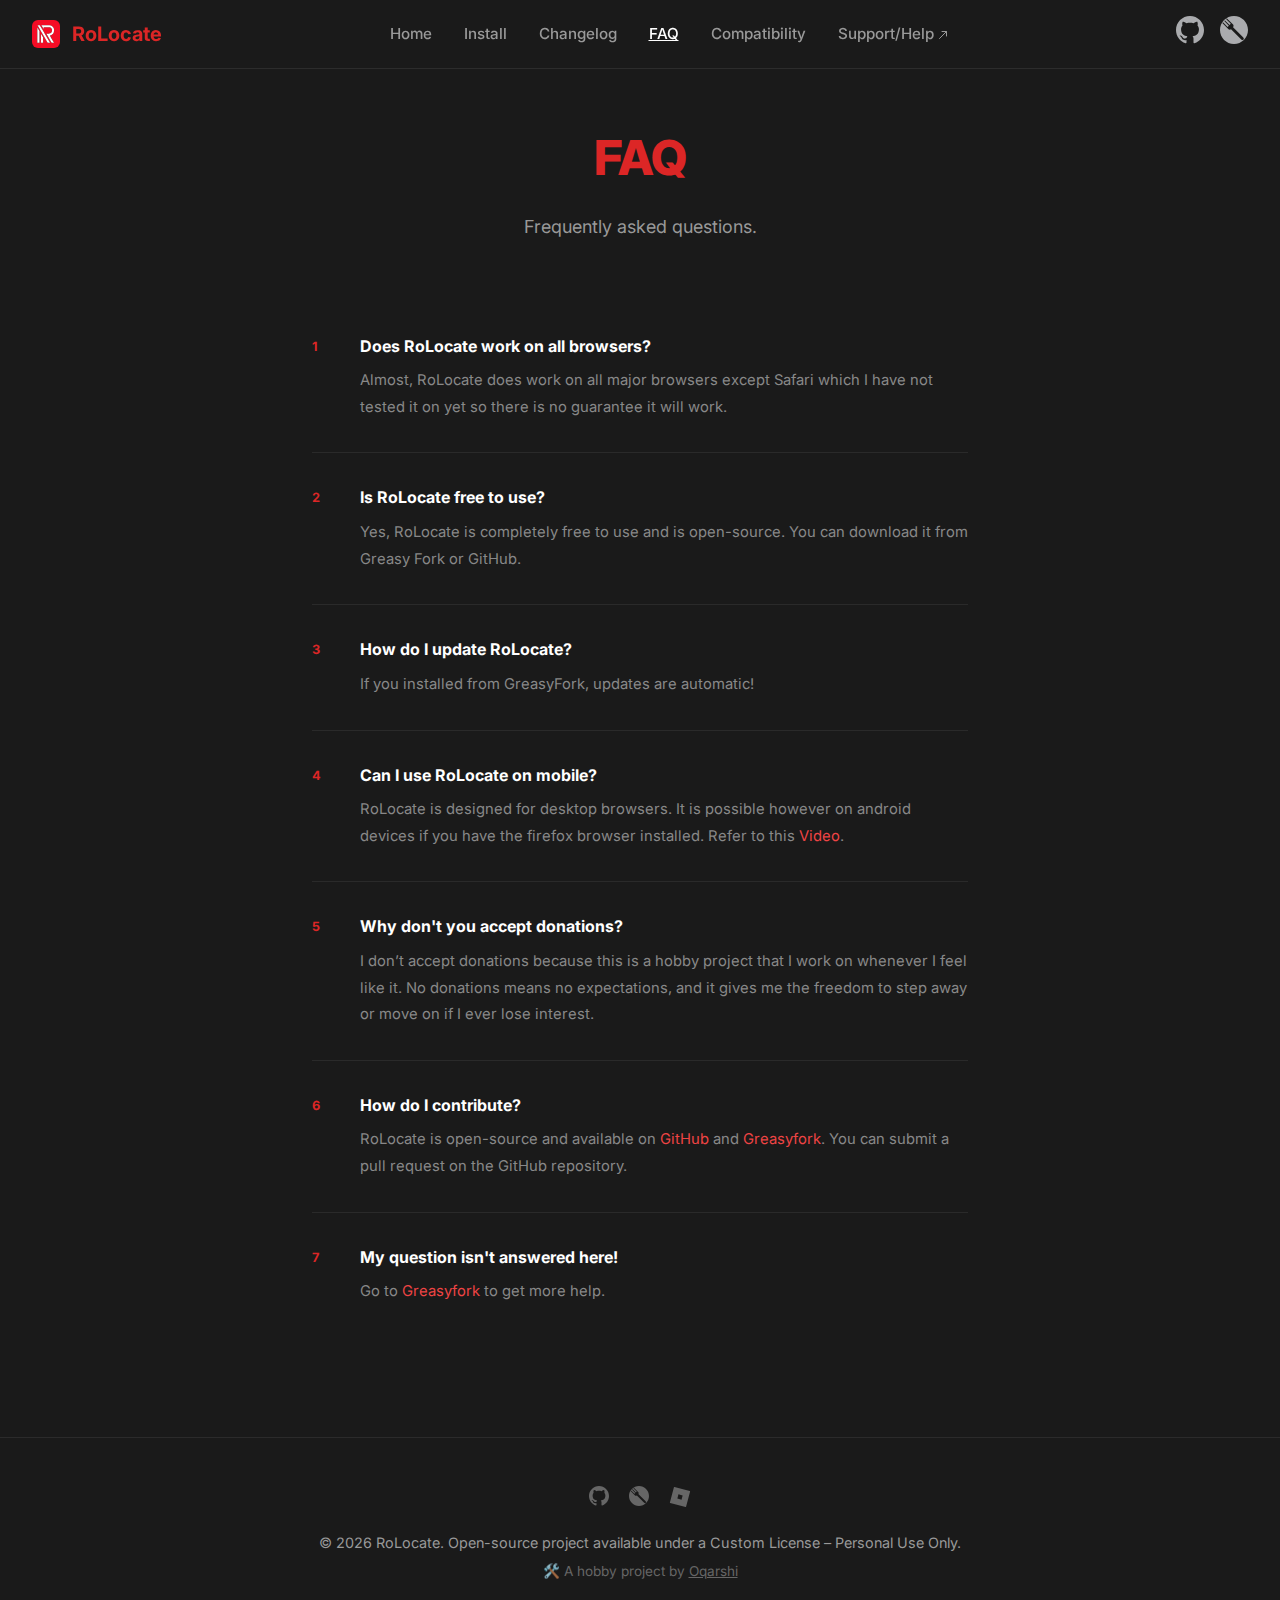
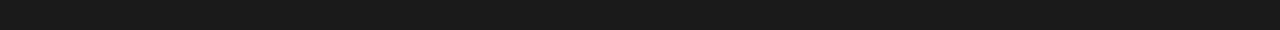
<file: rolocate/faq/index.html>
<!DOCTYPE html>
<html lang="en">
<head>
  <meta charset="UTF-8">
  <meta name="viewport" content="width=device-width, initial-scale=1.0">
  <title>FAQ - RoLocate</title>
  <link rel="icon" href="../assets/logo.svg" type="image/svg+xml">
  <style>
    @import url('https://fonts.googleapis.com/css2?family=Inter:wght@300;400;500;600;700;800;900&display=swap');

    * { margin: 0; padding: 0; box-sizing: border-box; }

    body {
      font-family: 'Inter', -apple-system, BlinkMacSystemFont, 'Segoe UI', sans-serif;
      background: #1a1a1a;
      color: #e0e0e0;
      line-height: 1.6;
      overflow-x: hidden;
    }

    nav {
      background: rgba(26, 26, 26, 0.95);
      backdrop-filter: blur(10px);
      padding: 16px 0;
      position: fixed;
      width: 100%;
      top: 0;
      z-index: 1000;
      border-bottom: 1px solid rgba(255, 255, 255, 0.08);
    }

    .nav-container {
      max-width: 1280px;
      margin: 0 auto;
      padding: 0 32px;
      display: flex;
      justify-content: space-between;
      align-items: center;
    }

    .logo {
      display: flex;
      align-items: center;
      gap: 12px;
      text-decoration: none;
      color: #dc2626;
      font-size: 1.25rem;
      font-weight: 700;
      transition: color 0.2s;
    }

    .logo:hover { color: #ef4444; }
    .logo img { width: 28px; height: 28px; border-radius: 6px; }

    .nav-links {
      display: flex;
      list-style: none;
      gap: 32px;
      align-items: center;
    }

    .nav-links a {
      color: #999;
      text-decoration: none;
      transition: color 0.2s ease;
      font-weight: 500;
      font-size: 0.95rem;
    }

    .nav-links a:hover { color: #ffffff; }
    .nav-icons { display: flex; gap: 16px; align-items: center; }

    .nav-icon {
      width: 28px;
      height: 28px;
      opacity: 0.7;
      transition: opacity 0.2s, transform 0.2s;
      color: #e8eaed;
    }

    .nav-icon:hover { opacity: 1; transform: translateY(-2px); }

    .page-header {
      max-width: 1280px;
      margin: 0 auto;
      padding: 120px 32px 60px;
      text-align: center;
    }

    .page-header h1 {
      font-size: 3rem;
      font-weight: 800;
      color: #dc2626;
      margin-bottom: 16px;
    }

    .page-header p {
      font-size: 1.125rem;
      color: #999;
      max-width: 560px;
      margin: 0 auto;
    }

    /* FAQ list */
    .faq-container {
      max-width: 720px;
      margin: 0 auto;
      padding: 0 32px 100px;
    }

    .faq-item {
      display: flex;
      gap: 24px;
      padding: 32px 0;
      border-bottom: 1px solid rgba(255, 255, 255, 0.07);
    }

    .faq-item:last-child { border-bottom: none; }

    .faq-number {
      font-size: 0.8rem;
      font-weight: 700;
      color: #dc2626;
      letter-spacing: 0.05em;
      padding-top: 3px;
      flex-shrink: 0;
      width: 24px;
    }

    .faq-body h3 {
      font-size: 1rem;
      font-weight: 700;
      color: #fff;
      margin-bottom: 8px;
    }

    .faq-body p {
      font-size: 0.925rem;
      color: #888;
      line-height: 1.8;
    }

    .faq-body a { color: #ef4444; text-decoration: none; }
    .faq-body a:hover { text-decoration: underline; }

    footer {
      text-align: center;
      padding: 48px 32px;
      border-top: 1px solid rgba(255, 255, 255, 0.08);
    }

    footer p { color: #999; font-size: 0.9rem; }

    @media (max-width: 968px) {
      .page-header h1 { font-size: 2.2rem; }
      .nav-links { display: none; }
      .faq-container { padding-left: 20px; padding-right: 20px; }
    }

    ::-webkit-scrollbar { width: 10px; }
    ::-webkit-scrollbar-track { background: #1a1a1a; }
    ::-webkit-scrollbar-thumb { background: #dc2626; border-radius: 5px; }
    ::-webkit-scrollbar-thumb:hover { background: #ef4444; }
  </style>
</head>
<body>

  <nav>
    <div class="nav-container">
      <a href="../" class="logo">
        <img src="../assets/logo.svg" alt="RoLocate">
        <span>RoLocate</span>
      </a>
      <ul class="nav-links">
        <li><a href="../">Home</a></li>
        <li><a href="../install/">Install</a></li>
        <li><a href="../changelog/">Changelog</a></li>
        <li><a href="../faq/" style="color: white; text-decoration: underline;">FAQ</a></li>
        <li><a href="../compatibility/">Compatibility</a></li>
        <li><a href="https://greasyfork.org/en/scripts/523727-rolocate/feedback" target="_blank">Support/Help
          <svg xmlns="http://www.w3.org/2000/svg" fill="none" viewBox="0 0 24 24" stroke="currentColor" stroke-width="2" width="12" height="12" style="margin-left:-1px; transform: translateY(2px);">
            <path d="M5 19L19 5M10 5h9v9" stroke-linecap="round" stroke-linejoin="round"/>
          </svg>
        </a></li>
      </ul>
      <div class="nav-icons">
        <a href="https://github.com/Oqarshi/RoLocate" target="_blank">
          <svg class="nav-icon" viewBox="0 0 24 24" fill="currentColor">
            <path d="M12 0c-6.626 0-12 5.373-12 12 0 5.302 3.438 9.8 8.207 11.387.599.111.793-.261.793-.577v-2.234c-3.338.726-4.033-1.416-4.033-1.416-.546-1.387-1.333-1.756-1.333-1.756-1.089-.745.083-.729.083-.729 1.205.084 1.839 1.237 1.839 1.237 1.07 1.834 2.807 1.304 3.492.997.107-.775.418-1.305.762-1.604-2.665-.305-5.467-1.334-5.467-5.931 0-1.311.469-2.381 1.236-3.221-.124-.303-.535-1.524.117-3.176 0 0 1.008-.322 3.301 1.23.957-.266 1.983-.399 3.003-.404 1.02.005 2.047.138 3.006.404 2.291-1.552 3.297-1.23 3.297-1.23.653 1.653.242 2.874.118 3.176.77.84 1.235 1.911 1.235 3.221 0 4.609-2.807 5.624-5.479 5.921.43.372.823 1.102.823 2.222v3.293c0 .319.192.694.801.576 4.765-1.589 8.199-6.086 8.199-11.386 0-6.627-5.373-12-12-12z"/>
          </svg>
        </a>
        <a href="https://greasyfork.org/en/scripts/523727-rolocate" target="_blank">
          <svg class="nav-icon" viewBox="0 0 24 24" fill="currentColor">
            <path d="M5.89 2.227a0.28 0.28 0 0 1 0.266 0.076l5.063 5.062c0.54 0.54 0.509 1.652 -0.031 2.192l8.771 8.77c1.356 1.355 -0.36 3.097 -1.73 1.728l-8.772 -8.77c-0.54 0.54 -1.651 0.571 -2.191 0.031l-5.063 -5.06c-0.304 -0.304 0.304 -0.911 0.608 -0.608l3.714 3.713L7.59 8.297 3.875 4.582c-0.304 -0.304 0.304 -0.911 0.607 -0.607l3.715 3.714 1.067 -1.066L5.549 2.91c-0.228 -0.228 0.057 -0.626 0.342 -0.683ZM12 0C5.374 0 0 5.375 0 12s5.374 12 12 12c6.625 0 12 -5.375 12 -12S18.625 0 12 0Z"/>
          </svg>
        </a>
      </div>
    </div>
  </nav>

  <div class="page-header">
    <h1>FAQ</h1>
    <p>Frequently asked questions.</p>
  </div>

  <div class="faq-container">

    <div class="faq-item">
      <div class="faq-number">1</div>
      <div class="faq-body">
        <h3>Does RoLocate work on all browsers?</h3>
        <p>Almost, RoLocate does work on all major browsers except Safari which I have not tested it on yet so there is no guarantee it will work.</p>
      </div>
    </div>

    <div class="faq-item">
      <div class="faq-number">2</div>
      <div class="faq-body">
        <h3>Is RoLocate free to use?</h3>
        <p>Yes, RoLocate is completely free to use and is open-source. You can download it from Greasy Fork or GitHub.</p>
      </div>
    </div>

    <div class="faq-item">
      <div class="faq-number">3</div>
      <div class="faq-body">
        <h3>How do I update RoLocate?</h3>
        <p>If you installed from GreasyFork, updates are automatic!</p>
      </div>
    </div>

    <div class="faq-item">
      <div class="faq-number">4</div>
      <div class="faq-body">
        <h3>Can I use RoLocate on mobile?</h3>
        <p>RoLocate is designed for desktop browsers. It is possible however on android devices if you have the firefox browser installed. Refer to this <a href="https://www.youtube.com/watch?v=gz5SHAro08Q" target="_blank">Video</a>.</p>
      </div>
    </div>

    <div class="faq-item">
      <div class="faq-number">5</div>
      <div class="faq-body">
        <h3>Why don't you accept donations?</h3>
        <p>I don’t accept donations because this is a hobby project that I work on whenever I feel like it. No donations means no expectations, and it gives me the freedom to step away or move on if I ever lose interest.</p>
      </div>
    </div>

    <div class="faq-item">
      <div class="faq-number">6</div>
      <div class="faq-body">
        <h3>How do I contribute?</h3>
        <p>RoLocate is open-source and available on <a href="https://github.com/oqarshi/RoLocate" target="_blank">GitHub</a> and <a href="https://greasyfork.org/en/scripts/523727-rolocate/code" target="_blank">Greasyfork</a>. You can submit a pull request on the GitHub repository.</p>
      </div>
    </div>

    <div class="faq-item">
      <div class="faq-number">7</div>
      <div class="faq-body">
        <h3>My question isn't answered here!</h3>
        <p>Go to <a href="https://greasyfork.org/en/scripts/523727-rolocate/feedback" target="_blank">Greasyfork</a> to get more help.</p>
      </div>
    </div>

  </div>

  <footer>
    <div style="display: flex; justify-content: center; gap: 20px; margin-bottom: 16px;">
      <!-- GitHub -->
      <a href="https://github.com/Oqarshi" target="_blank" title="GitHub" style="color: #666; transition: color 0.2s;" onmouseover="this.style.color='#fff'" onmouseout="this.style.color='#666'">
        <svg width="20" height="20" viewBox="0 0 24 24" fill="currentColor">
          <path d="M12 0c-6.626 0-12 5.373-12 12 0 5.302 3.438 9.8 8.207 11.387.599.111.793-.261.793-.577v-2.234c-3.338.726-4.033-1.416-4.033-1.416-.546-1.387-1.333-1.756-1.333-1.756-1.089-.745.083-.729.083-.729 1.205.084 1.839 1.237 1.839 1.237 1.07 1.834 2.807 1.304 3.492.997.107-.775.418-1.305.762-1.604-2.665-.305-5.467-1.334-5.467-5.931 0-1.311.469-2.381 1.236-3.221-.124-.303-.535-1.524.117-3.176 0 0 1.008-.322 3.301 1.23.957-.266 1.983-.399 3.003-.404 1.02.005 2.047.138 3.006.404 2.291-1.552 3.297-1.23 3.297-1.23.653 1.653.242 2.874.118 3.176.77.84 1.235 1.911 1.235 3.221 0 4.609-2.807 5.624-5.479 5.921.43.372.823 1.102.823 2.222v3.293c0 .319.192.694.801.576 4.765-1.589 8.199-6.086 8.199-11.386 0-6.627-5.373-12-12-12z"/>
        </svg>
      </a>
      <!-- Greasy Fork -->
      <a href="https://greasyfork.org/en/users/1413936-oqarshi" target="_blank" title="Greasy Fork" style="color: #666; transition: color 0.2s;" onmouseover="this.style.color='#fff'" onmouseout="this.style.color='#666'">
        <svg width="20" height="20" viewBox="0 0 24 24" fill="currentColor">
          <path d="M5.89 2.227a0.28 0.28 0 0 1 0.266 0.076l5.063 5.062c0.54 0.54 0.509 1.652 -0.031 2.192l8.771 8.77c1.356 1.355 -0.36 3.097 -1.73 1.728l-8.772 -8.77c-0.54 0.54 -1.651 0.571 -2.191 0.031l-5.063 -5.06c-0.304 -0.304 0.304 -0.911 0.608 -0.608l3.714 3.713L7.59 8.297 3.875 4.582c-0.304 -0.304 0.304 -0.911 0.607 -0.607l3.715 3.714 1.067 -1.066L5.549 2.91c-0.228 -0.228 0.057 -0.626 0.342 -0.683ZM12 0C5.374 0 0 5.375 0 12s5.374 12 12 12c6.625 0 12 -5.375 12 -12S18.625 0 12 0Z"/>
        </svg>
      </a>
      <!-- Roblox -->
      <a href="https://www.roblox.com/users/545334824/profile" target="_blank" title="Roblox" style="color: #666; transition: color 0.2s;" onmouseover="this.style.color='#fff'" onmouseout="this.style.color='#666'">
        <svg width="22" height="22" viewBox="0 0 50 50" fill="currentColor">
          <path d="M12.125,1.99805c-0.43898,0.01834 -0.81457,0.32104 -0.92578,0.74609l-9.16602,34.83203c-0.06779,0.25668 -0.03074,0.52977 0.10298,0.75911c0.13372,0.22934 0.35314,0.3961 0.60991,0.46354l34.83398,9.16797c0.25668,0.06779 0.52977,0.03074 0.75911,-0.10298c0.22934,-0.13372 0.3961,-0.35314 0.46354,-0.60991l9.16602,-34.83398c0.06779,-0.25668 0.03074,-0.52977 -0.10298,-0.75911c-0.13372,-0.22934 -0.35314,-0.3961 -0.60991,-0.46354l-34.83398,-9.16602c-0.09674,-0.02587 -0.19681,-0.03706 -0.29687,-0.0332zM21.5,19l9.5,2.5l-2.5,9.5l-9.5,-2.5z"/>
        </svg>
      </a>
    </div>
    <p>&copy; 2026 RoLocate. Open-source project available under a Custom License – Personal Use Only.</p>
    <p style="color: #666; font-size: 0.85rem; margin-top: 6px;">🛠️ A hobby project by <a href="https://www.roblox.com/users/545334824/profile" target="_blank" style="color: #666; text-decoration: underline; transition: color 0.2s;" onmouseover="this.style.color='#999'" onmouseout="this.style.color='#666'">Oqarshi</a></p>
  </footer>

</body>
</html>
</file>
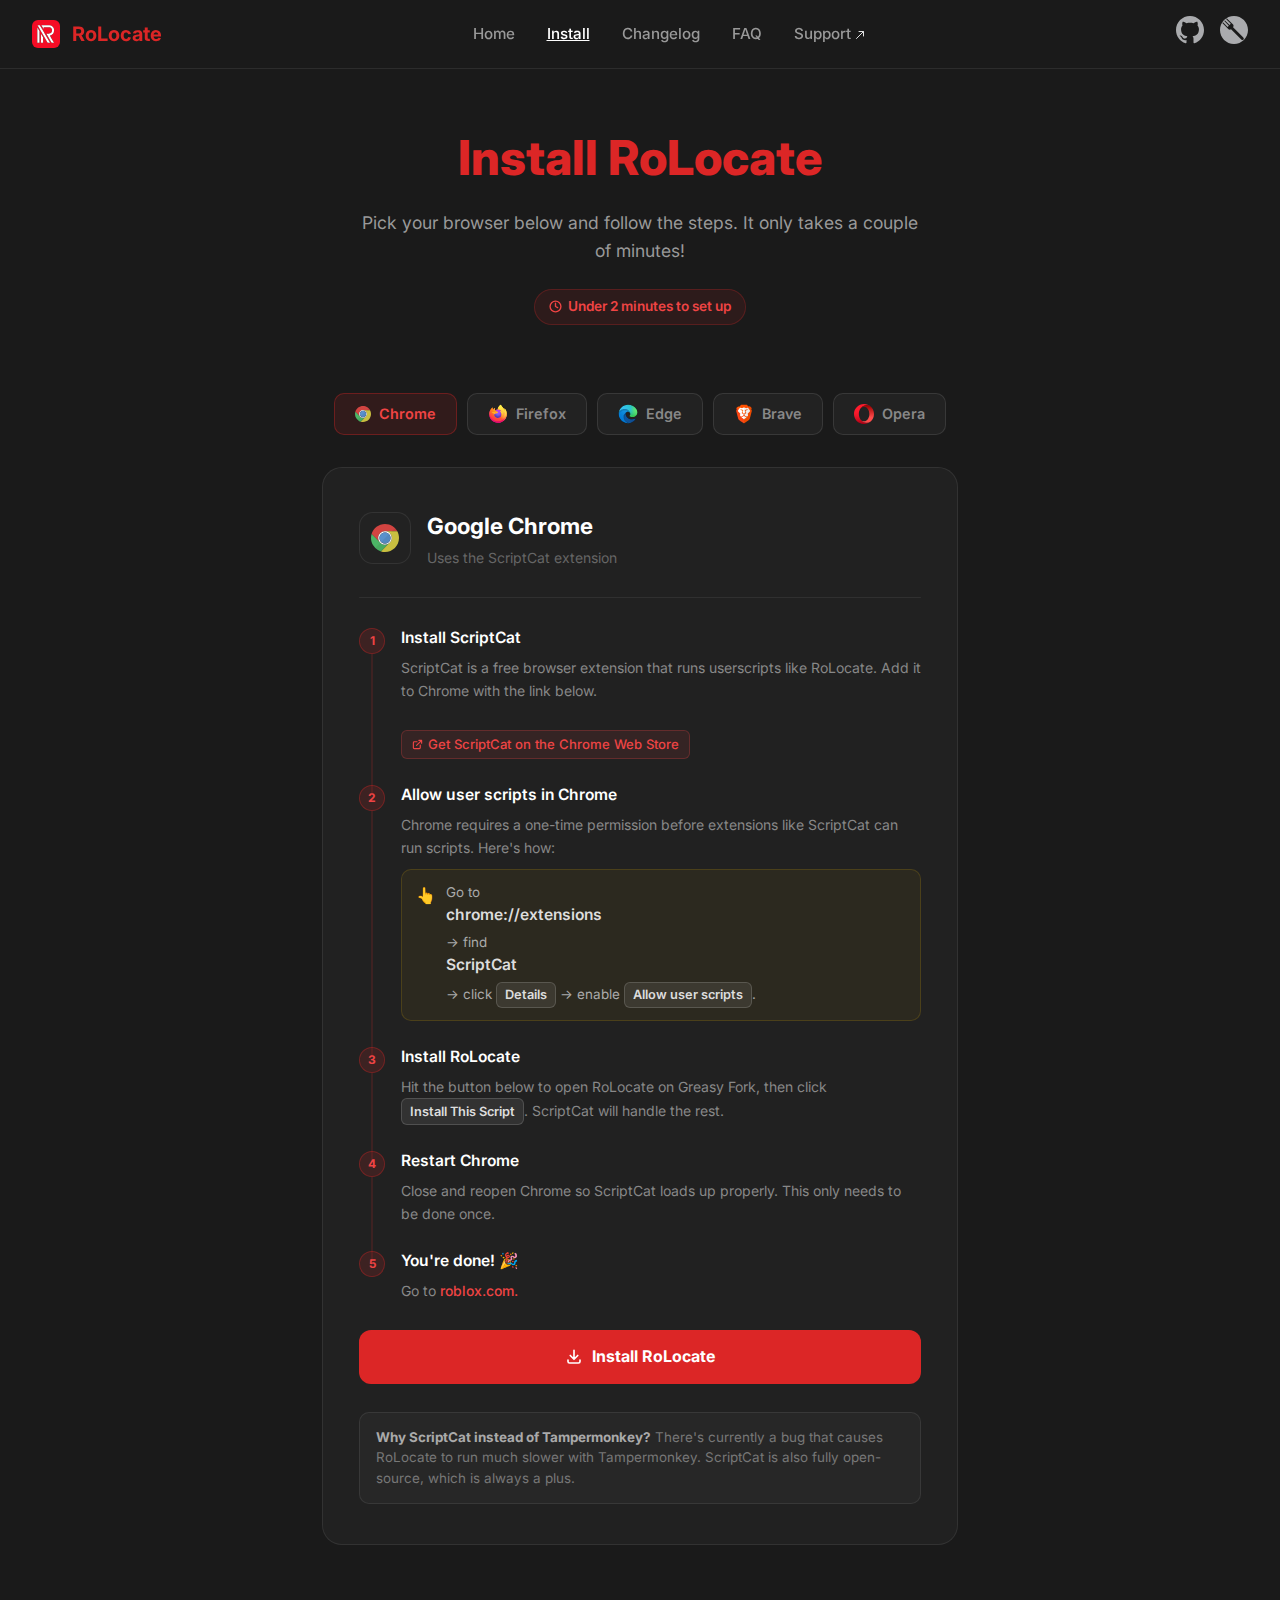
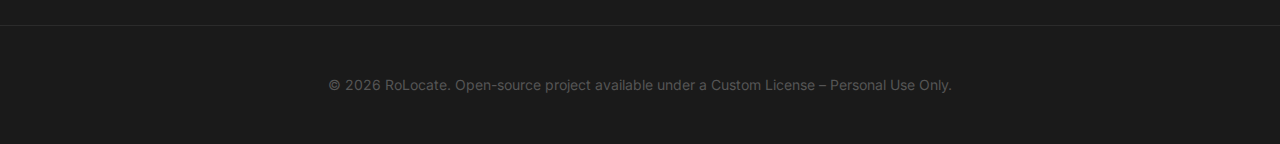
<file: rolocate/install/index.html>
<!DOCTYPE html>
<html lang="en">
<head>
  <meta charset="UTF-8">
  <meta name="viewport" content="width=device-width, initial-scale=1.0">
  <title>RoLocate - Install</title>
  <link rel="icon" href="../assets/logo.svg" type="image/svg+xml">
  <style>
    @import url('https://fonts.googleapis.com/css2?family=Inter:wght@300;400;500;600;700;800;900&display=swap');

    * { margin: 0; padding: 0; box-sizing: border-box; }

    body {
      font-family: 'Inter', -apple-system, BlinkMacSystemFont, 'Segoe UI', sans-serif;
      background: #1a1a1a;
      color: #e0e0e0;
      line-height: 1.6;
      overflow-x: hidden;
    }

    nav {
      background: rgba(26, 26, 26, 0.95);
      backdrop-filter: blur(10px);
      padding: 16px 0;
      position: fixed;
      width: 100%;
      top: 0;
      z-index: 1000;
      border-bottom: 1px solid rgba(255, 255, 255, 0.08);
    }

    .nav-container {
      max-width: 1280px;
      margin: 0 auto;
      padding: 0 32px;
      display: flex;
      justify-content: space-between;
      align-items: center;
    }

    .logo {
      display: flex;
      align-items: center;
      gap: 12px;
      text-decoration: none;
      color: #dc2626;
      font-size: 1.25rem;
      font-weight: 700;
      transition: color 0.2s;
    }

    .logo:hover { color: #ef4444; }
    .logo img { width: 28px; height: 28px; border-radius: 6px; }

    .nav-links {
      display: flex;
      list-style: none;
      gap: 32px;
      align-items: center;
    }

    .nav-links a {
      color: #999;
      text-decoration: none;
      transition: color 0.2s ease;
      font-weight: 500;
      font-size: 0.95rem;
    }

    .nav-links a:hover { color: #ffffff; }
    .nav-links a.active { color: #ffffff; text-decoration: underline; }

    .nav-icons { display: flex; gap: 16px; align-items: center; }

    .nav-icon {
      width: 28px;
      height: 28px;
      opacity: 0.7;
      transition: opacity 0.2s, transform 0.2s;
      color: #e8eaed;
    }

    .nav-icon:hover { opacity: 1; transform: translateY(-2px); }

    /* Page header */
    .page-header {
      max-width: 1280px;
      margin: 0 auto;
      padding: 120px 32px 20px;
      text-align: center;
    }

    .page-header h1 {
      font-size: 3rem;
      font-weight: 800;
      color: #dc2626;
      margin-bottom: 12px;
    }

    .page-header p {
      font-size: 1.1rem;
      color: #999;
      max-width: 560px;
      margin: 0 auto 24px;
    }

    .time-badge {
      display: inline-flex;
      align-items: center;
      gap: 6px;
      background: rgba(220, 38, 38, 0.1);
      border: 1px solid rgba(220, 38, 38, 0.25);
      color: #ef4444;
      font-size: 0.85rem;
      font-weight: 600;
      padding: 6px 14px;
      border-radius: 999px;
      margin-bottom: 48px;
    }

    /* Tab switcher */
    .tab-bar {
      max-width: 860px;
      margin: 0 auto 32px;
      padding: 0 32px;
      display: flex;
      gap: 10px;
      justify-content: center;
      flex-wrap: wrap;
    }

    .tab-btn {
      display: flex;
      align-items: center;
      gap: 8px;
      padding: 10px 20px;
      border-radius: 10px;
      border: 1px solid rgba(255,255,255,0.1);
      background: rgba(255,255,255,0.04);
      color: #888;
      font-size: 0.9rem;
      font-weight: 600;
      cursor: pointer;
      transition: all 0.2s;
      font-family: inherit;
    }

    .tab-btn:hover {
      background: rgba(255,255,255,0.08);
      color: #ccc;
    }

    .tab-btn.active {
      background: rgba(220, 38, 38, 0.12);
      border-color: rgba(220, 38, 38, 0.35);
      color: #ef4444;
    }

    /* Install card */
    .install-wrapper {
      max-width: 700px;
      margin: 0 auto 80px;
      padding: 0 32px;
    }

    .install-card {
      background: rgba(255, 255, 255, 0.03);
      border: 1px solid rgba(255, 255, 255, 0.08);
      border-radius: 20px;
      padding: 40px 36px;
      display: flex;
      flex-direction: column;
      gap: 28px;
    }

    .card-header {
      display: flex;
      align-items: center;
      gap: 16px;
    }

    .browser-icon {
      width: 52px;
      height: 52px;
      border-radius: 14px;
      background: #222;
      border: 1px solid rgba(255,255,255,0.08);
      display: flex;
      align-items: center;
      justify-content: center;
      font-size: 1.6rem;
      flex-shrink: 0;
    }

    .card-header-text h2 {
      font-size: 1.4rem;
      font-weight: 700;
      color: #ffffff;
    }

    .card-header-text p {
      font-size: 0.875rem;
      color: #666;
      margin-top: 3px;
    }

    .divider {
      height: 1px;
      background: rgba(255,255,255,0.07);
      border-radius: 1px;
    }

    .steps {
      display: flex;
      flex-direction: column;
      gap: 0;
    }

    .step {
      display: flex;
      gap: 16px;
      position: relative;
    }

    /* Vertical connector line */
    .step:not(:last-child)::after {
      content: '';
      position: absolute;
      left: 12px;
      top: 28px;
      bottom: -12px;
      width: 2px;
      background: rgba(220, 38, 38, 0.15);
    }

    .step-left {
      display: flex;
      flex-direction: column;
      align-items: center;
      flex-shrink: 0;
      padding-top: 2px;
    }

    .step-num {
      width: 26px;
      height: 26px;
      background: rgba(220, 38, 38, 0.15);
      border: 1px solid rgba(220, 38, 38, 0.35);
      color: #ef4444;
      border-radius: 50%;
      font-size: 0.75rem;
      font-weight: 700;
      display: flex;
      align-items: center;
      justify-content: center;
      flex-shrink: 0;
      z-index: 1;
      position: relative;
    }

    .step-body {
      flex: 1;
      padding-bottom: 24px;
    }

    .step:last-child .step-body {
      padding-bottom: 0;
    }

    .step-body strong {
      display: block;
      font-size: 0.975rem;
      font-weight: 600;
      color: #ffffff;
      margin-bottom: 5px;
    }

    .step-body p {
      font-size: 0.875rem;
      color: #888;
      line-height: 1.65;
    }

    .step-body a {
      color: #ef4444;
      text-decoration: none;
      font-weight: 500;
    }

    .step-body a:hover { text-decoration: underline; }

    .pill-link {
      display: inline-flex;
      align-items: center;
      gap: 5px;
      background: rgba(239, 68, 68, 0.1);
      border: 1px solid rgba(239, 68, 68, 0.25);
      color: #ef4444 !important;
      padding: 3px 10px;
      border-radius: 6px;
      font-size: 0.82rem;
      font-weight: 600;
      margin: 2px 2px 0 0;
      text-decoration: none !important;
      transition: background 0.2s;
    }

    .pill-link:hover {
      background: rgba(239, 68, 68, 0.2) !important;
      text-decoration: none !important;
    }

    .inline-ui {
      display: inline-block;
      background: rgba(255,255,255,0.08);
      border: 1px solid rgba(255,255,255,0.15);
      color: #ddd;
      font-size: 0.8rem;
      font-weight: 600;
      padding: 2px 8px;
      border-radius: 6px;
      font-family: inherit;
    }

    .tip-box {
      display: flex;
      gap: 10px;
      background: rgba(255, 200, 0, 0.05);
      border: 1px solid rgba(255, 200, 0, 0.15);
      border-radius: 10px;
      padding: 12px 14px;
      font-size: 0.84rem;
      color: #aaa;
      line-height: 1.55;
      margin-top: 8px;
    }

    .tip-box .tip-icon { font-size: 1rem; flex-shrink: 0; margin-top: 1px; }

    .install-btn {
      background: #dc2626;
      color: #ffffff;
      padding: 14px 22px;
      border: none;
      border-radius: 12px;
      font-size: 1rem;
      font-weight: 700;
      cursor: pointer;
      transition: all 0.2s ease;
      text-decoration: none;
      display: inline-flex;
      align-items: center;
      justify-content: center;
      gap: 9px;
    }

    .install-btn:hover {
      background: #ef4444;
      transform: translateY(-2px);
      box-shadow: 0 8px 24px rgba(220, 38, 38, 0.35);
    }

    .note-box {
      background: rgba(255, 255, 255, 0.03);
      border: 1px solid rgba(255, 255, 255, 0.08);
      border-radius: 10px;
      padding: 14px 16px;
      font-size: 0.84rem;
      color: #777;
      line-height: 1.55;
    }

    .note-box strong { color: #aaa; }

    footer {
      text-align: center;
      padding: 48px 32px;
      border-top: 1px solid rgba(255, 255, 255, 0.08);
    }

    footer p { color: #555; font-size: 0.875rem; }

    @media (max-width: 600px) {
      .page-header h1 { font-size: 2rem; }
      .nav-links { display: none; }
      .install-card { padding: 28px 20px; }
    }

    ::-webkit-scrollbar { width: 10px; }
    ::-webkit-scrollbar-track { background: #1a1a1a; }
    ::-webkit-scrollbar-thumb { background: #dc2626; border-radius: 5px; }
    ::-webkit-scrollbar-thumb:hover { background: #ef4444; }
  </style>
</head>
<body>

  <nav>
    <div class="nav-container">
      <a href="../" class="logo">
        <img src="../assets/logo.svg" alt="RoLocate">
        <span>RoLocate</span>
      </a>
      <ul class="nav-links">
        <li><a href="../">Home</a></li>
        <li><a href="../install/" class="active">Install</a></li>
        <li><a href="../changelog/">Changelog</a></li>
        <li><a href="../faq/">FAQ</a></li>
        <li>
          <a href="https://greasyfork.org/en/scripts/523727-rolocate/feedback" target="_blank">Support</a>
          <svg xmlns="http://www.w3.org/2000/svg" fill="none" viewBox="0 0 24 24" stroke="currentColor" stroke-width="2" width="12" height="12" style="margin-left:-1px; transform: translateY(2px);">
            <path d="M5 19L19 5M10 5h9v9" stroke-linecap="round" stroke-linejoin="round"/>
          </svg>
        </li>
      </ul>
      <div class="nav-icons">
        <a href="https://github.com/Oqarshi/RoLocate" target="_blank">
          <svg class="nav-icon" viewBox="0 0 24 24" fill="currentColor">
            <path d="M12 0c-6.626 0-12 5.373-12 12 0 5.302 3.438 9.8 8.207 11.387.599.111.793-.261.793-.577v-2.234c-3.338.726-4.033-1.416-4.033-1.416-.546-1.387-1.333-1.756-1.333-1.756-1.089-.745.083-.729.083-.729 1.205.084 1.839 1.237 1.839 1.237 1.07 1.834 2.807 1.304 3.492.997.107-.775.418-1.305.762-1.604-2.665-.305-5.467-1.334-5.467-5.931 0-1.311.469-2.381 1.236-3.221-.124-.303-.535-1.524.117-3.176 0 0 1.008-.322 3.301 1.23.957-.266 1.983-.399 3.003-.404 1.02.005 2.047.138 3.006.404 2.291-1.552 3.297-1.23 3.297-1.23.653 1.653.242 2.874.118 3.176.77.84 1.235 1.911 1.235 3.221 0 4.609-2.807 5.624-5.479 5.921.43.372.823 1.102.823 2.222v3.293c0 .319.192.694.801.576 4.765-1.589 8.199-6.086 8.199-11.386 0-6.627-5.373-12-12-12z"/>
          </svg>
        </a>
        <a href="https://greasyfork.org/en/scripts/523727-rolocate" target="_blank">
          <svg class="nav-icon" viewBox="0 0 24 24" fill="currentColor">
            <path d="M5.89 2.227a0.28 0.28 0 0 1 0.266 0.076l5.063 5.062c0.54 0.54 0.509 1.652 -0.031 2.192l8.771 8.77c1.356 1.355 -0.36 3.097 -1.73 1.728l-8.772 -8.77c-0.54 0.54 -1.651 0.571 -2.191 0.031l-5.063 -5.06c-0.304 -0.304 0.304 -0.911 0.608 -0.608l3.714 3.713L7.59 8.297 3.875 4.582c-0.304 -0.304 0.304 -0.911 0.607 -0.607l3.715 3.714 1.067 -1.066L5.549 2.91c-0.228 -0.228 0.057 -0.626 0.342 -0.683ZM12 0C5.374 0 0 5.375 0 12s5.374 12 12 12c6.625 0 12 -5.375 12 -12S18.625 0 12 0Z"/>
          </svg>
        </a>
      </div>
    </div>
  </nav>

  <div class="page-header">
    <h1>Install RoLocate</h1>
    <p>Pick your browser below and follow the steps. It only takes a couple of minutes!</p>
    <div>
      <span class="time-badge">
        <svg xmlns="http://www.w3.org/2000/svg" width="13" height="13" fill="none" viewBox="0 0 24 24" stroke="currentColor" stroke-width="2.5"><circle cx="12" cy="12" r="10"/><path stroke-linecap="round" stroke-linejoin="round" d="M12 6v6l4 2"/></svg>
        Under 2 minutes to set up
      </span>
    </div>
  </div>

  <!-- Browser tabs -->
  <div class="tab-bar">
    <button class="tab-btn active" onclick="showTab('chrome')">
      <svg height="16" width="16" xmlns="http://www.w3.org/2000/svg" viewBox="0 0 512 512" xml:space="preserve"><path style="fill:#d24441" d="M480.759 133.469H275.417c-6.339-1.029-12.85-1.541-19.446-1.541-68.533 0-124.045 55.512-124.045 124.045 0 25.784 7.796 49.685 21.246 69.56L10.537 182.896C42.062 77.1 139.978 0 255.971 0c52.085 0 100.486 15.592 140.921 42.319 28.869 19.103 53.627 43.776 72.645 72.645 4.026 5.996 7.709 12.165 11.222 18.505"/><path style="fill:#4cb566" d="M325.532 358.771 182.897 501.405a251.2 251.2 0 0 1-57.225-25.102 256 256 0 0 1-90.035-90.033C12.935 348.063 0 303.601 0 255.972c0-25.359 3.684-49.858 10.537-73.076l142.634 142.636c22.273 32.896 60.052 54.568 102.799 54.568 25.786 0 49.687-7.881 69.562-21.329"/><path style="fill:#d5cb44" d="M275.395 133.442c59.299 9.325 104.657 60.639 104.657 122.557 0 42.759-21.63 80.462-54.543 102.775L182.888 501.396c23.16 6.887 47.686 10.603 73.083 10.603 141.385 0 256-114.615 256-256 0-44.4-11.309-86.158-31.195-122.557z"/><path style="fill:#fff" d="M275.417 133.469c-6.339-1.029-12.85-1.541-19.446-1.541-68.533 0-124.045 55.512-124.045 124.045 0 25.784 7.796 49.685 21.246 69.56 22.273 32.896 60.052 54.568 102.799 54.568 25.785 0 49.686-7.881 69.561-21.329 32.896-22.274 54.484-60.054 54.484-102.799-.001-61.854-45.319-113.168-104.599-122.504m-19.446 223.073c-55.426 0-100.573-45.058-100.573-100.57 0-55.428 45.146-100.574 100.573-100.574s100.572 45.146 100.572 100.574c0 55.511-45.147 100.57-100.572 100.57"/><path style="fill:#5991cd" d="M155.399 256.001c0 55.454 45.117 100.571 100.571 100.571s100.571-45.117 100.571-100.571S311.424 155.43 255.97 155.43s-100.571 45.117-100.571 100.571"/><path style="fill:none" d="M255.971 155.398c-55.426 0-100.573 45.146-100.573 100.574l.001.021c.005-55.451 45.12-100.564 100.571-100.564 27.731 0 52.876 11.283 71.087 29.498l.005-.004c-18.216-18.229-43.367-29.525-71.091-29.525m124.044 100.574c0 27.352-8.871 52.646-23.856 73.17 15.004-20.513 23.893-45.78 23.893-73.143 0-34.26-13.929-65.235-36.383-87.684l-.019.019c22.444 22.447 36.365 53.409 36.365 87.638"/><path style="fill:none" d="m356.541 256.001.002-.029c0-27.704-11.278-52.837-29.48-71.049l-.005.004c18.207 18.21 29.483 43.352 29.483 71.074"/><path style="opacity:.06;fill:#040000" d="M480.744 133.441c-3.509-6.329-7.187-12.49-11.207-18.478a254.2 254.2 0 0 0-32.581-39.934l-93.286 93.285c22.453 22.45 36.383 53.424 36.383 87.684 0 27.363-8.889 52.63-23.893 73.143 14.985-20.523 23.856-45.818 23.856-73.17 0-34.229-13.921-65.191-36.364-87.639l-16.588 16.59c18.202 18.212 29.48 43.345 29.48 71.049l-.002.029c0-27.722-11.277-52.864-29.484-71.074L74.991 436.994a256 256 0 0 0 50.681 39.309 251.2 251.2 0 0 0 57.225 25.102l.005-.004C206.059 508.284 230.579 512 255.971 512c141.385 0 255.999-114.616 255.999-256.001 0-44.4-11.309-86.158-31.195-122.557h-.031z"/></svg>
      Chrome
    </button>
    <button class="tab-btn" onclick="showTab('firefox')">
      <svg width="20" height="20" viewBox="0 0 32 32" fill="none" xmlns="http://www.w3.org/2000/svg"><path d="M28.99 10.727c-.608-1.47-1.843-3.056-2.812-3.557.789 1.55 1.245 3.105 1.42 4.264l.003.024c-1.585-3.96-4.273-5.557-6.468-9.034-.112-.175-.223-.35-.331-.538a4 4 0 0 1-.154-.293 2.6 2.6 0 0 1-.218-.578.04.04 0 0 0-.023-.013h-.026l-.007.004-.01.005.006-.007c-3.522 2.067-4.716 5.89-4.826 7.804a7 7 0 0 0-3.861 1.49 4 4 0 0 0-.363-.275 6.5 6.5 0 0 1-.039-3.434c-1.44.658-2.56 1.696-3.374 2.614H7.9c-.556-.706-.517-3.033-.485-3.519-.007-.03-.414.213-.467.25q-.737.526-1.37 1.176A12 12 0 0 0 4.27 8.683a11.9 11.9 0 0 0-1.881 4.257l-.019.093c-.026.123-.121.742-.138.877v.03q-.186.961-.231 1.94v.071C2 23.71 8.276 30 16.018 30c6.934 0 12.69-5.045 13.818-11.672q.034-.27.064-.542c.279-2.41-.031-4.942-.91-7.06M12.834 21.724c.065.03.127.065.194.096l.01.006zm14.769-10.26v-.013.015z" fill="url(#a)"/><path d="M28.99 10.727c-.608-1.47-1.842-3.056-2.811-3.557.788 1.55 1.244 3.105 1.419 4.264v.03c1.323 3.593.602 7.248-.436 9.481-1.607 3.455-5.496 6.997-11.584 6.824-6.572-.187-12.366-5.08-13.448-11.485-.197-1.01 0-1.523.099-2.343-.12.631-.167.814-.227 1.938v.072C2.002 23.71 8.278 30 16.02 30c6.934 0 12.69-5.045 13.818-11.672q.034-.27.064-.542c.277-2.41-.033-4.942-.911-7.06" fill="url(#b)"/><path d="M28.99 10.727c-.608-1.47-1.842-3.056-2.811-3.557.788 1.55 1.244 3.105 1.419 4.264v.03c1.323 3.593.602 7.248-.436 9.481-1.607 3.455-5.496 6.997-11.584 6.824-6.572-.187-12.366-5.08-13.448-11.485-.197-1.01 0-1.523.099-2.343-.12.631-.167.814-.227 1.938v.072C2.002 23.71 8.278 30 16.02 30c6.934 0 12.69-5.045 13.818-11.672q.034-.27.064-.542c.277-2.41-.033-4.942-.911-7.06" fill="url(#c)"/><path d="m22.178 12.377.087.065a7.6 7.6 0 0 0-1.302-1.702c-4.357-4.367-1.142-9.47-.6-9.729l.006-.008c-3.522 2.068-4.716 5.891-4.826 7.805.163-.011.326-.025.492-.025 2.628 0 4.917 1.448 6.143 3.594" fill="url(#d)"/><path d="M16.045 13.25c-.023.35-1.255 1.555-1.686 1.555-3.986 0-4.633 2.417-4.633 2.417.175 2.035 1.59 3.711 3.302 4.598q.118.06.233.113.206.089.412.169a6.2 6.2 0 0 0 1.824.35c6.987.33 8.341-8.372 3.299-10.899 1.29-.225 2.63.296 3.38.823C20.95 10.23 18.66 8.78 16.032 8.78c-.166 0-.329.014-.492.025a7 7 0 0 0-3.858 1.492c.214.182.456.424.964.926.953.942 3.392 1.912 3.398 2.026" fill="url(#e)"/><path d="M16.045 13.25c-.023.35-1.255 1.555-1.686 1.555-3.986 0-4.633 2.417-4.633 2.417.175 2.035 1.59 3.711 3.302 4.598q.118.06.233.113.206.089.412.169a6.2 6.2 0 0 0 1.824.35c6.987.33 8.341-8.372 3.299-10.899 1.29-.225 2.63.296 3.38.823C20.95 10.23 18.66 8.78 16.032 8.78c-.166 0-.329.014-.492.025a7 7 0 0 0-3.858 1.492c.214.182.456.424.964.926.953.942 3.392 1.912 3.398 2.026" fill="url(#f)"/><path d="m11.031 9.83.292.193a6.5 6.5 0 0 1-.04-3.434c-1.44.658-2.56 1.696-3.374 2.614.066-.002 2.1-.039 3.122.628" fill="url(#g)"/><path d="M2.13 16.284c1.082 6.404 6.876 11.298 13.453 11.485 6.088.172 9.974-3.369 11.583-6.824 1.038-2.234 1.76-5.888.436-9.482v-.027l.003.023c.497 3.255-1.154 6.407-3.736 8.54l-.007.018c-5.031 4.105-9.845 2.477-10.82 1.812l-.204-.102c-2.933-1.403-4.145-4.083-3.885-6.38-2.476 0-3.321-2.094-3.321-2.094s2.224-1.589 5.154-.207c2.714 1.28 5.263.208 5.263.207-.005-.114-2.444-1.087-3.396-2.026-.508-.502-.75-.744-.963-.926a4 4 0 0 0-.363-.274c-.084-.059-.175-.117-.292-.193-1.022-.666-3.056-.63-3.123-.628h-.006c-.556-.705-.517-3.033-.486-3.518-.006-.03-.414.212-.466.249-.49.35-.95.744-1.37 1.176a12.3 12.3 0 0 0-1.31 1.573 11.9 11.9 0 0 0-1.88 4.257c-.012.027-.51 2.21-.264 3.341" fill="url(#h)"/><path d="M20.963 10.74c.512.503.95 1.076 1.302 1.702q.11.083.21.176c3.178 2.932 1.516 7.083 1.39 7.381 2.581-2.132 4.232-5.284 3.735-8.539-1.585-3.962-4.272-5.56-6.468-9.036-.11-.175-.222-.35-.33-.538a4 4 0 0 1-.154-.293 2.6 2.6 0 0 1-.218-.578.04.04 0 0 0-.023-.013h-.026l-.007.004-.01.005c-.543.26-3.758 5.362.6 9.729" fill="url(#i)"/><path d="M22.474 12.615a3 3 0 0 0-.21-.176l-.087-.065c-.749-.526-2.089-1.047-3.38-.822 5.042 2.526 3.688 11.228-3.299 10.899a6.2 6.2 0 0 1-1.824-.35 8 8 0 0 1-.411-.17 4 4 0 0 1-.234-.113l.01.006c.974.667 5.788 2.295 10.82-1.812l.007-.018c.125-.293 1.787-4.444-1.392-7.38" fill="url(#j)"/><path d="M9.725 17.222s.647-2.417 4.634-2.417c.43 0 1.663-1.206 1.685-1.555.023-.35-2.549 1.073-5.263-.207-2.93-1.382-5.154.207-5.154.207s.845 2.094 3.32 2.094c-.259 2.297.953 4.975 3.886 6.38.066.031.127.066.194.096-1.712-.885-3.125-2.563-3.302-4.599" fill="url(#k)"/><path d="M28.99 10.727c-.608-1.47-1.843-3.056-2.812-3.557.789 1.55 1.245 3.105 1.42 4.264l.003.024c-1.585-3.96-4.273-5.557-6.468-9.034-.112-.175-.223-.35-.331-.538a4 4 0 0 1-.154-.293 2.6 2.6 0 0 1-.218-.578.04.04 0 0 0-.023-.013h-.026l-.007.004-.01.005.006-.007c-3.522 2.067-4.716 5.89-4.826 7.804.163-.011.326-.025.492-.025 2.628 0 4.917 1.448 6.143 3.594-.749-.526-2.09-1.047-3.38-.822 5.042 2.527 3.688 11.228-3.299 10.899a6.2 6.2 0 0 1-1.824-.35 8 8 0 0 1-.412-.17 4 4 0 0 1-.233-.113l.01.006-.204-.101c.065.03.127.065.194.096-1.716-.887-3.129-2.565-3.306-4.6 0 0 .647-2.417 4.634-2.417.43 0 1.663-1.206 1.685-1.555-.005-.114-2.444-1.087-3.396-2.027-.508-.501-.75-.743-.963-.925a4 4 0 0 0-.363-.275 6.5 6.5 0 0 1-.04-3.434c-1.44.658-2.56 1.696-3.374 2.614h-.006c-.556-.706-.517-3.033-.485-3.519-.007-.03-.414.213-.467.25-.49.35-.95.744-1.37 1.176a12.3 12.3 0 0 0-1.31 1.573 11.9 11.9 0 0 0-1.88 4.257l-.019.093a25 25 0 0 0-.162.885c0 .01 0-.01 0 0q-.164.975-.209 1.961v.072C2 23.71 8.276 30 16.018 30c6.934 0 12.69-5.045 13.818-11.672q.034-.27.064-.542c.279-2.41-.031-4.942-.91-7.06m-1.39.72v.016z" fill="url(#l)"/><defs><radialGradient id="b" cx="0" cy="0" r="1" gradientUnits="userSpaceOnUse" gradientTransform="matrix(29.2246 0 0 29.2888 26.06 4.219)"><stop offset=".13" stop-color="#ffbd4f"/><stop offset=".19" stop-color="#ffac31"/><stop offset=".25" stop-color="#ff9d17"/><stop offset=".28" stop-color="#ff980e"/><stop offset=".4" stop-color="#ff563b"/><stop offset=".47" stop-color="#ff3750"/><stop offset=".71" stop-color="#f5156c"/><stop offset=".78" stop-color="#eb0878"/><stop offset=".86" stop-color="#e50080"/></radialGradient><radialGradient id="c" cx="0" cy="0" r="1" gradientUnits="userSpaceOnUse" gradientTransform="matrix(29.2246 0 0 29.2888 15.38 16.192)"><stop offset=".3" stop-color="#960e18"/><stop offset=".35" stop-color="#b11927" stop-opacity=".74"/><stop offset=".43" stop-color="#db293d" stop-opacity=".34"/><stop offset=".5" stop-color="#f5334b" stop-opacity=".09"/><stop offset=".53" stop-color="#ff3750" stop-opacity="0"/></radialGradient><radialGradient id="d" cx="0" cy="0" r="1" gradientUnits="userSpaceOnUse" gradientTransform="matrix(21.172 0 0 21.2184 18.904 -2.428)"><stop offset=".13" stop-color="#fff44f"/><stop offset=".25" stop-color="#ffdc3e"/><stop offset=".51" stop-color="#ff9d12"/><stop offset=".53" stop-color="#ff980e"/></radialGradient><radialGradient id="e" cx="0" cy="0" r="1" gradientUnits="userSpaceOnUse" gradientTransform="matrix(13.915 0 0 13.9455 12.149 23.843)"><stop offset=".35" stop-color="#3a8ee6"/><stop offset=".47" stop-color="#5c79f0"/><stop offset=".67" stop-color="#9059ff"/><stop offset="1" stop-color="#c139e6"/></radialGradient><radialGradient id="f" cx="0" cy="0" r="1" gradientUnits="userSpaceOnUse" gradientTransform="rotate(-13.926 59.941 -58.33)scale(7.37316 8.67852)"><stop offset=".21" stop-color="#9059ff" stop-opacity="0"/><stop offset=".28" stop-color="#8c4ff3" stop-opacity=".06"/><stop offset=".75" stop-color="#7716a8" stop-opacity=".45"/><stop offset=".97" stop-color="#6e008b" stop-opacity=".6"/></radialGradient><radialGradient id="g" cx="0" cy="0" r="1" gradientUnits="userSpaceOnUse" gradientTransform="matrix(10.0108 0 0 10.0328 15.011 3.02)"><stop stop-color="#ffe226"/><stop offset=".12" stop-color="#ffdb27"/><stop offset=".3" stop-color="#ffc82a"/><stop offset=".5" stop-color="#ffa930"/><stop offset=".73" stop-color="#ff7e37"/><stop offset=".79" stop-color="#ff7139"/></radialGradient><radialGradient id="h" cx="0" cy="0" r="1" gradientUnits="userSpaceOnUse" gradientTransform="matrix(42.7109 0 0 42.8046 22.88 -3.343)"><stop offset=".11" stop-color="#fff44f"/><stop offset=".46" stop-color="#ff980e"/><stop offset=".62" stop-color="#ff5634"/><stop offset=".72" stop-color="#ff3647"/><stop offset=".9" stop-color="#e31587"/></radialGradient><radialGradient id="i" cx="0" cy="0" r="1" gradientUnits="userSpaceOnUse" gradientTransform="rotate(84.245 8.638 11.035)scale(31.1996 20.4543)"><stop stop-color="#fff44f"/><stop offset=".06" stop-color="#ffe847"/><stop offset=".17" stop-color="#ffc830"/><stop offset=".3" stop-color="#ff980e"/><stop offset=".36" stop-color="#ff8b16"/><stop offset=".45" stop-color="#ff672a"/><stop offset=".57" stop-color="#ff3647"/><stop offset=".74" stop-color="#e31587"/></radialGradient><radialGradient id="j" cx="0" cy="0" r="1" gradientUnits="userSpaceOnUse" gradientTransform="matrix(26.6644 0 0 26.723 14.776 6.736)"><stop offset=".14" stop-color="#fff44f"/><stop offset=".48" stop-color="#ff980e"/><stop offset=".59" stop-color="#ff5634"/><stop offset=".66" stop-color="#ff3647"/><stop offset=".9" stop-color="#e31587"/></radialGradient><radialGradient id="k" cx="0" cy="0" r="1" gradientUnits="userSpaceOnUse" gradientTransform="matrix(29.1844 0 0 29.2484 21.814 8.3)"><stop offset=".09" stop-color="#fff44f"/><stop offset=".23" stop-color="#ffe141"/><stop offset=".51" stop-color="#ffaf1e"/><stop offset=".63" stop-color="#ff980e"/></radialGradient><linearGradient id="a" x1="27.135" y1="5.493" x2="3.814" y2="27.944" gradientUnits="userSpaceOnUse"><stop offset=".05" stop-color="#fff44f"/><stop offset=".11" stop-color="#ffe847"/><stop offset=".22" stop-color="#ffc830"/><stop offset=".37" stop-color="#ff980e"/><stop offset=".4" stop-color="#ff8b16"/><stop offset=".46" stop-color="#ff672a"/><stop offset=".53" stop-color="#ff3647"/><stop offset=".7" stop-color="#e31587"/></linearGradient><linearGradient id="l" x1="26.855" y1="5.372" x2="7.01" y2="25.174" gradientUnits="userSpaceOnUse"><stop offset=".17" stop-color="#fff44f" stop-opacity=".8"/><stop offset=".27" stop-color="#fff44f" stop-opacity=".63"/><stop offset=".49" stop-color="#fff44f" stop-opacity=".22"/><stop offset=".6" stop-color="#fff44f" stop-opacity="0"/></linearGradient></defs></svg>
      Firefox
    </button>
    <button class="tab-btn" onclick="showTab('edge')">
      <?xml version="1.0" encoding="utf-8"?>
      <svg width="20" height="20" viewBox="0 0 27600 27600" xmlns="http://www.w3.org/2000/svg" xmlns:xlink="http://www.w3.org/1999/xlink"><linearGradient id="A" gradientUnits="userSpaceOnUse"/><linearGradient id="B" x1="6870" x2="24704" y1="18705" y2="18705" xlink:href="#A"><stop offset="0" stop-color="#0c59a4"/><stop offset="1" stop-color="#114a8b"/></linearGradient><linearGradient id="C" x1="16272" x2="5133" y1="10968" y2="23102" xlink:href="#A"><stop offset="0" stop-color="#1b9de2"/><stop offset=".16" stop-color="#1595df"/><stop offset=".67" stop-color="#0680d7"/><stop offset="1" stop-color="#0078d4"/></linearGradient><radialGradient id="D" cx="16720" cy="18747" r="9538" xlink:href="#A"><stop offset=".72" stop-opacity="0"/><stop offset=".95" stop-opacity=".53"/><stop offset="1"/></radialGradient><radialGradient id="E" cx="7130" cy="19866" r="14324" gradientTransform="matrix(.14843 -.98892 .79688 .1196 -8759 25542)" xlink:href="#A"><stop offset=".76" stop-opacity="0"/><stop offset=".95" stop-opacity=".5"/><stop offset="1"/></radialGradient><radialGradient id="F" cx="2523" cy="4680" r="20243" gradientTransform="matrix(-.03715 .99931 -2.12836 -.07913 13579 3530)" xlink:href="#A"><stop offset="0" stop-color="#35c1f1"/><stop offset=".11" stop-color="#34c1ed"/><stop offset=".23" stop-color="#2fc2df"/><stop offset=".31" stop-color="#2bc3d2"/><stop offset=".67" stop-color="#36c752"/></radialGradient><radialGradient id="G" cx="24247" cy="7758" r="9734" gradientTransform="matrix(.28109 .95968 -.78353 .22949 24510 -16292)" xlink:href="#A"><stop offset="0" stop-color="#66eb6e"/><stop offset="1" stop-color="#66eb6e" stop-opacity="0"/></radialGradient><path id="H" d="M24105 20053a9345 9345 0 01-1053 472 10202 10202 0 01-3590 646c-4732 0-8855-3255-8855-7432 0-1175 680-2193 1643-2729-4280 180-5380 4640-5380 7253 0 7387 6810 8137 8276 8137 791 0 1984-230 2704-456l130-44a12834 12834 0 006660-5282c220-350-168-757-535-565z"/><path id="I" d="M11571 25141a7913 7913 0 01-2273-2137 8145 8145 0 01-1514-4740 8093 8093 0 013093-6395 8082 8082 0 011373-859c312-148 846-414 1554-404a3236 3236 0 012569 1297 3184 3184 0 01636 1866c0-21 2446-7960-8005-7960-4390 0-8004 4166-8004 7820 0 2319 538 4170 1212 5604a12833 12833 0 007684 6757 12795 12795 0 003908 610c1414 0 2774-233 4045-656a7575 7575 0 01-6278-803z"/><path id="J" d="M16231 15886c-80 105-330 250-330 566 0 260 170 512 472 723 1438 1003 4149 868 4156 868a5954 5954 0 003027-839 6147 6147 0 001133-850 6180 6180 0 001910-4437c26-2242-796-3732-1133-4392-2120-4141-6694-6525-11668-6525-7011 0-12703 5635-12798 12620 47-3654 3679-6605 7996-6605 350 0 2346 34 4200 1007 1634 858 2490 1894 3086 2921 618 1067 728 2415 728 2952s-271 1333-780 1990z"/><use fill="url(#B)" xlink:href="#H"/><use fill="url(#D)" opacity=".35" xlink:href="#H"/><use fill="url(#C)" xlink:href="#I"/><use fill="url(#E)" opacity=".4" xlink:href="#I"/><use fill="url(#F)" xlink:href="#J"/><use fill="url(#G)" xlink:href="#J"/></svg>
      Edge
    </button>
    <button class="tab-btn" onclick="showTab('brave')">
      <svg width="20px" height="20px" viewBox="0 0 555 555" xmlns="http://www.w3.org/2000/svg"><linearGradient id="a" x1="63" x2="283" y1="303" y2="303" gradientUnits="userSpaceOnUse"><stop offset="0" stop-color="#ffffff"/><stop offset=".2" stop-color="#ffffff"/><stop offset="1" stop-color="#ffffff" stop-opacity=".7"/></linearGradient><path fill="#ff5000" d="M495.7 186.7l-16-43 11-25c1-3 1-7-2-9l-30-30a49 49 0 00-50-12l-8 3-46-49-156 1-46 50-8-3c-16-7-36-2-49 11l-30 31c-2 2-2 5-1 7l11 26-16 43 56 215a89 89 0 0035 50s56 40 112 76c5 3 10 5 15 5a27 27 0 0015-5l112-76a94 94 0 0035-50l46-176z"/><path fill="url(#a)" d="M117.7 409.7l-59-219 17-43-12-32 29-28c9-8 28-11 36-6l45 26 58 13 45-19 4 388c-1 56 3 50-38 24l-102-69c-11-10-19-22-23-35z" opacity=".15"/><path fill="#ffffff" d="M290.7 338.7c-4-2-8-3-9-3h-6c-1 0-5 1-9 3l-14 6-16 7-25 13c-4 2-4 6-1 9l22 16 20 16c4 3 9 8 13 11l6 5a10.5 10.5 0 0013 0l6-5c4-3 9-8 13-11l6-5 14-11 22-16c4-3 4-7-1-9l-25-13-16-7zm156-142l1-2c0-3 0-7-1-9 0-2-6-11-8-15l-14-21-10-14-19-24c-3-4-6-7-6-7l-9 2-29 6-13 2c-3 0-8 0-13-2l-23-8c-5-1-12-4-17-5h-14c-5 1-12 3-17 5l-23 8-13 2c-2 0-8-2-13-2l-29-6-9-2s-3 3-6 7l-19 23c-3 4-8 10-10 14l-14 21a90 90 0 00-7 11c-1 2-2 11-2 13l1 2 1 4c3 4 8 10 11 13l50 53c3 3 4 10 3 14l-8 19c-2 4-2 12 0 16l2 5c3 7 7 14 13 19l8 6c4 3 10 4 14 2l28-13a67 67 0 0014-9l22-20c4-3 4-9 0-13l-51-34c-4-3-5-8-3-12l20-37c2-4 3-11 1-15s-7-8-11-10l-62-23c-4-2-4-3 1-4l36-3c5 0 12 0 17 2l32 9c5 1 8 6 7 11l-12 67c-1 5-1 10-1 11 1 2 5 4 9 5l19 4c5 1 12 1 17 0l17-4c5-1 9-3 9-5s0-7-1-11l-12-68c-1-5 2-10 7-11l31-9c5-1 12-2 17-2l36 3c5 0 5 2 1 4l-62 23c-4 2-9 6-11 10s-1 10 1 15l20 37c2 4 1 10-3 12l-50 36c-4 4-3 10 0 13l22 20a110 110 0 0014 9l28 13c4 2 11 1 14-2l8-6c6-5 11-11 13-19l2-5c2-4 1-12 0-16l-8-19c-2-4-1-11 3-14l50-53c3-3 8-9 11-13 1 0 1 0 2-4z"/><path d="M404.7 451.7l-86 59c-24 13-36 26-38 20-2-5 0-19-1-42l-1-380c0-4 3-10 7-9l44 13 63-10 43-30c5-3 11-3 15 1l37 36c3 4 4 11 2 15l-10 19 17 45-59 221c-9 26-22 33-33 42z" opacity=".07"/></svg>
      Brave
    </button>
    <button class="tab-btn" onclick="showTab('opera')">
      <svg version="1.1" width="20px" height="20px" id="Layer_1" xmlns="http://www.w3.org/2000/svg" xmlns:xlink="http://www.w3.org/1999/xlink" x="0px" y="0px" viewBox="0 0 1000 1000" style="enable-background:new 0 0 1000 1000;" xml:space="preserve"><style type="text/css">.st0{fill:url(#SVGID_1_);} .st1{fill:url(#SVGID_2_);}</style><g><linearGradient id="SVGID_1_" gradientUnits="userSpaceOnUse" x1="416.6229" y1="16.304" x2="416.6229" y2="985.446"><stop offset="0.3" style="stop-color:#FF1B2D"/><stop offset="0.4381" style="stop-color:#FA1A2C"/><stop offset="0.5939" style="stop-color:#ED1528"/><stop offset="0.7581" style="stop-color:#D60E21"/><stop offset="0.9272" style="stop-color:#B70519"/><stop offset="1" style="stop-color:#A70014"/></linearGradient><path class="st0" d="M335.4,781.8c-55.3-65.3-91.1-161.7-93.5-270c0-0.3,0-23.3,0-23.6c2.4-108.3,38.2-204.7,93.5-270C407.2,125.1,513.8,66,632.8,66c73.2,0,141.8,22.4,200.4,61.3C745.2,48.5,629.2,0.5,501.9,0c-0.6,0-1.3,0-1.9,0C223.9,0,0,223.9,0,500c0,268.2,211.1,487,476.2,499.4c7.9,0.4,15.8,0.6,23.8,0.6c128,0,244.8-48.1,333.2-127.2C774.6,911.6,706.1,934,632.8,934C513.8,934,407.2,874.9,335.4,781.8z"/><g><linearGradient id="SVGID_2_" gradientUnits="userSpaceOnUse" x1="667.7092" y1="73.4257" x2="667.7092" y2="930.5844"><stop offset="0" style="stop-color:#9C0000"/><stop offset="0.7" style="stop-color:#FF4B4B"/></linearGradient><path class="st1" d="M335.4,218.2c45.9-54.2,105.1-86.8,169.9-86.8c145.6,0,263.5,165,263.5,368.6s-118,368.6-263.5,368.6c-64.7,0-124-32.7-169.9-86.8C407.2,874.9,513.8,934,632.8,934c73.2,0,141.8-22.4,200.4-61.2C935.6,781.2,1000,648.1,1000,500c0-148.1-64.4-281.2-166.8-372.7C774.6,88.4,706.1,66,632.8,66C513.8,66,407.2,125.1,335.4,218.2z"/></g></g></svg>
      Opera
    </button>
  </div>

  <div class="install-wrapper">

    <!-- Chrome -->
    <div class="install-card" id="tab-chrome">
      <div class="card-header">
        <div class="browser-icon">
          <svg height="28" width="28" xmlns="http://www.w3.org/2000/svg" viewBox="0 0 512 512" xml:space="preserve"><path style="fill:#d24441" d="M480.759 133.469H275.417c-6.339-1.029-12.85-1.541-19.446-1.541-68.533 0-124.045 55.512-124.045 124.045 0 25.784 7.796 49.685 21.246 69.56L10.537 182.896C42.062 77.1 139.978 0 255.971 0c52.085 0 100.486 15.592 140.921 42.319 28.869 19.103 53.627 43.776 72.645 72.645 4.026 5.996 7.709 12.165 11.222 18.505"/><path style="fill:#4cb566" d="M325.532 358.771 182.897 501.405a251.2 251.2 0 0 1-57.225-25.102 256 256 0 0 1-90.035-90.033C12.935 348.063 0 303.601 0 255.972c0-25.359 3.684-49.858 10.537-73.076l142.634 142.636c22.273 32.896 60.052 54.568 102.799 54.568 25.786 0 49.687-7.881 69.562-21.329"/><path style="fill:#d5cb44" d="M275.395 133.442c59.299 9.325 104.657 60.639 104.657 122.557 0 42.759-21.63 80.462-54.543 102.775L182.888 501.396c23.16 6.887 47.686 10.603 73.083 10.603 141.385 0 256-114.615 256-256 0-44.4-11.309-86.158-31.195-122.557z"/><path style="fill:#fff" d="M275.417 133.469c-6.339-1.029-12.85-1.541-19.446-1.541-68.533 0-124.045 55.512-124.045 124.045 0 25.784 7.796 49.685 21.246 69.56 22.273 32.896 60.052 54.568 102.799 54.568 25.785 0 49.686-7.881 69.561-21.329 32.896-22.274 54.484-60.054 54.484-102.799-.001-61.854-45.319-113.168-104.599-122.504m-19.446 223.073c-55.426 0-100.573-45.058-100.573-100.57 0-55.428 45.146-100.574 100.573-100.574s100.572 45.146 100.572 100.574c0 55.511-45.147 100.57-100.572 100.57"/><path style="fill:#5991cd" d="M155.399 256.001c0 55.454 45.117 100.571 100.571 100.571s100.571-45.117 100.571-100.571S311.424 155.43 255.97 155.43s-100.571 45.117-100.571 100.571"/><path style="fill:none" d="M255.971 155.398c-55.426 0-100.573 45.146-100.573 100.574l.001.021c.005-55.451 45.12-100.564 100.571-100.564 27.731 0 52.876 11.283 71.087 29.498l.005-.004c-18.216-18.229-43.367-29.525-71.091-29.525m124.044 100.574c0 27.352-8.871 52.646-23.856 73.17 15.004-20.513 23.893-45.78 23.893-73.143 0-34.26-13.929-65.235-36.383-87.684l-.019.019c22.444 22.447 36.365 53.409 36.365 87.638"/><path style="fill:none" d="m356.541 256.001.002-.029c0-27.704-11.278-52.837-29.48-71.049l-.005.004c18.207 18.21 29.483 43.352 29.483 71.074"/><path style="opacity:.06;fill:#040000" d="M480.744 133.441c-3.509-6.329-7.187-12.49-11.207-18.478a254.2 254.2 0 0 0-32.581-39.934l-93.286 93.285c22.453 22.45 36.383 53.424 36.383 87.684 0 27.363-8.889 52.63-23.893 73.143 14.985-20.523 23.856-45.818 23.856-73.17 0-34.229-13.921-65.191-36.364-87.639l-16.588 16.59c18.202 18.212 29.48 43.345 29.48 71.049l-.002.029c0-27.722-11.277-52.864-29.484-71.074L74.991 436.994a256 256 0 0 0 50.681 39.309 251.2 251.2 0 0 0 57.225 25.102l.005-.004C206.059 508.284 230.579 512 255.971 512c141.385 0 255.999-114.616 255.999-256.001 0-44.4-11.309-86.158-31.195-122.557h-.031z"/></svg>
        </div>
        <div class="card-header-text">
          <h2>Google Chrome</h2>
          <p>Uses the ScriptCat extension</p>
        </div>
      </div>

      <div class="divider"></div>

      <div class="steps">
        <div class="step">
          <div class="step-left"><div class="step-num">1</div></div>
          <div class="step-body">
            <strong>Install ScriptCat</strong>
            <p>ScriptCat is a free browser extension that runs userscripts like RoLocate. Add it to Chrome with the link below.</p>
            <br>
            <a class="pill-link" href="https://chromewebstore.google.com/detail/scriptcat/ndcooeababalnlpkfedmmbbbgkljhpjf" target="_blank">
              <svg width="11" height="11" fill="none" viewBox="0 0 24 24" stroke="currentColor" stroke-width="2.5"><path stroke-linecap="round" stroke-linejoin="round" d="M18 13v6a2 2 0 01-2 2H5a2 2 0 01-2-2V8a2 2 0 012-2h6M15 3h6v6M10 14L21 3"/></svg>
              Get ScriptCat on the Chrome Web Store
            </a>
          </div>
        </div>
        <div class="step">
          <div class="step-left"><div class="step-num">2</div></div>
          <div class="step-body">
            <strong>Allow user scripts in Chrome</strong>
            <p>Chrome requires a one-time permission before extensions like ScriptCat can run scripts. Here's how:</p>
            <div class="tip-box" style="margin-top:10px;">
              <span class="tip-icon">👆</span>
              <span>Go to <strong style="color:#ddd;">chrome://extensions</strong> → find <strong style="color:#ddd;">ScriptCat</strong> → click <span class="inline-ui">Details</span> → enable <span class="inline-ui">Allow user scripts</span>.</span>
            </div>
          </div>
        </div>
        <div class="step">
          <div class="step-left"><div class="step-num">3</div></div>
          <div class="step-body">
            <strong>Install RoLocate</strong>
            <p>Hit the button below to open RoLocate on Greasy Fork, then click <span class="inline-ui">Install This Script</span>. ScriptCat will handle the rest.</p>
          </div>
        </div>
        <div class="step">
          <div class="step-left"><div class="step-num">4</div></div>
          <div class="step-body">
            <strong>Restart Chrome</strong>
            <p>Close and reopen Chrome so ScriptCat loads up properly. This only needs to be done once.</p>
          </div>
        </div>
        <div class="step">
          <div class="step-left"><div class="step-num">5</div></div>
          <div class="step-body">
            <strong>You're done! 🎉</strong>
            <p>Go to <a href="https://www.roblox.com" target="_blank">roblox.com.</a></p>
          </div>
        </div>
      </div>

      <a class="install-btn" href="https://greasyfork.org/en/scripts/523727-rolocate" target="_blank">
        <svg xmlns="http://www.w3.org/2000/svg" width="18" height="18" fill="none" viewBox="0 0 24 24" stroke="currentColor" stroke-width="2.2"><path stroke-linecap="round" stroke-linejoin="round" d="M4 16v2a2 2 0 002 2h12a2 2 0 002-2v-2M7 10l5 5 5-5M12 15V3"/></svg>
        Install RoLocate
      </a>

      <div class="note-box">
        <strong>Why ScriptCat instead of Tampermonkey?</strong> There's currently a bug that causes RoLocate to run much slower with Tampermonkey. ScriptCat is also fully open-source, which is always a plus.
      </div>
    </div>

    <!-- Firefox -->
    <div class="install-card" id="tab-firefox" style="display:none;">
      <div class="card-header">
        <div class="browser-icon">
          <svg width="32" height="32" viewBox="0 0 32 32" fill="none" xmlns="http://www.w3.org/2000/svg"><path d="M28.99 10.727c-.608-1.47-1.843-3.056-2.812-3.557.789 1.55 1.245 3.105 1.42 4.264l.003.024c-1.585-3.96-4.273-5.557-6.468-9.034-.112-.175-.223-.35-.331-.538a4 4 0 0 1-.154-.293 2.6 2.6 0 0 1-.218-.578.04.04 0 0 0-.023-.013h-.026l-.007.004-.01.005.006-.007c-3.522 2.067-4.716 5.89-4.826 7.804a7 7 0 0 0-3.861 1.49 4 4 0 0 0-.363-.275 6.5 6.5 0 0 1-.039-3.434c-1.44.658-2.56 1.696-3.374 2.614H7.9c-.556-.706-.517-3.033-.485-3.519-.007-.03-.414.213-.467.25q-.737.526-1.37 1.176A12 12 0 0 0 4.27 8.683a11.9 11.9 0 0 0-1.881 4.257l-.019.093c-.026.123-.121.742-.138.877v.03q-.186.961-.231 1.94v.071C2 23.71 8.276 30 16.018 30c6.934 0 12.69-5.045 13.818-11.672q.034-.27.064-.542c.279-2.41-.031-4.942-.91-7.06M12.834 21.724c.065.03.127.065.194.096l.01.006zm14.769-10.26v-.013.015z" fill="url(#a)"/><path d="M28.99 10.727c-.608-1.47-1.842-3.056-2.811-3.557.788 1.55 1.244 3.105 1.419 4.264v.03c1.323 3.593.602 7.248-.436 9.481-1.607 3.455-5.496 6.997-11.584 6.824-6.572-.187-12.366-5.08-13.448-11.485-.197-1.01 0-1.523.099-2.343-.12.631-.167.814-.227 1.938v.072C2.002 23.71 8.278 30 16.02 30c6.934 0 12.69-5.045 13.818-11.672q.034-.27.064-.542c.277-2.41-.033-4.942-.911-7.06" fill="url(#b)"/><path d="M28.99 10.727c-.608-1.47-1.842-3.056-2.811-3.557.788 1.55 1.244 3.105 1.419 4.264v.03c1.323 3.593.602 7.248-.436 9.481-1.607 3.455-5.496 6.997-11.584 6.824-6.572-.187-12.366-5.08-13.448-11.485-.197-1.01 0-1.523.099-2.343-.12.631-.167.814-.227 1.938v.072C2.002 23.71 8.278 30 16.02 30c6.934 0 12.69-5.045 13.818-11.672q.034-.27.064-.542c.277-2.41-.033-4.942-.911-7.06" fill="url(#c)"/><path d="m22.178 12.377.087.065a7.6 7.6 0 0 0-1.302-1.702c-4.357-4.367-1.142-9.47-.6-9.729l.006-.008c-3.522 2.068-4.716 5.891-4.826 7.805.163-.011.326-.025.492-.025 2.628 0 4.917 1.448 6.143 3.594" fill="url(#d)"/><path d="M16.045 13.25c-.023.35-1.255 1.555-1.686 1.555-3.986 0-4.633 2.417-4.633 2.417.175 2.035 1.59 3.711 3.302 4.598q.118.06.233.113.206.089.412.169a6.2 6.2 0 0 0 1.824.35c6.987.33 8.341-8.372 3.299-10.899 1.29-.225 2.63.296 3.38.823C20.95 10.23 18.66 8.78 16.032 8.78c-.166 0-.329.014-.492.025a7 7 0 0 0-3.858 1.492c.214.182.456.424.964.926.953.942 3.392 1.912 3.398 2.026" fill="url(#e)"/><path d="M16.045 13.25c-.023.35-1.255 1.555-1.686 1.555-3.986 0-4.633 2.417-4.633 2.417.175 2.035 1.59 3.711 3.302 4.598q.118.06.233.113.206.089.412.169a6.2 6.2 0 0 0 1.824.35c6.987.33 8.341-8.372 3.299-10.899 1.29-.225 2.63.296 3.38.823C20.95 10.23 18.66 8.78 16.032 8.78c-.166 0-.329.014-.492.025a7 7 0 0 0-3.858 1.492c.214.182.456.424.964.926.953.942 3.392 1.912 3.398 2.026" fill="url(#f)"/><path d="m11.031 9.83.292.193a6.5 6.5 0 0 1-.04-3.434c-1.44.658-2.56 1.696-3.374 2.614.066-.002 2.1-.039 3.122.628" fill="url(#g)"/><path d="M2.13 16.284c1.082 6.404 6.876 11.298 13.453 11.485 6.088.172 9.974-3.369 11.583-6.824 1.038-2.234 1.76-5.888.436-9.482v-.027l.003.023c.497 3.255-1.154 6.407-3.736 8.54l-.007.018c-5.031 4.105-9.845 2.477-10.82 1.812l-.204-.102c-2.933-1.403-4.145-4.083-3.885-6.38-2.476 0-3.321-2.094-3.321-2.094s2.224-1.589 5.154-.207c2.714 1.28 5.263.208 5.263.207-.005-.114-2.444-1.087-3.396-2.026-.508-.502-.75-.744-.963-.926a4 4 0 0 0-.363-.274c-.084-.059-.175-.117-.292-.193-1.022-.666-3.056-.63-3.123-.628h-.006c-.556-.705-.517-3.033-.486-3.518-.006-.03-.414.212-.466.249-.49.35-.95.744-1.37 1.176a12.3 12.3 0 0 0-1.31 1.573 11.9 11.9 0 0 0-1.88 4.257c-.012.027-.51 2.21-.264 3.341" fill="url(#h)"/><path d="M20.963 10.74c.512.503.95 1.076 1.302 1.702q.11.083.21.176c3.178 2.932 1.516 7.083 1.39 7.381 2.581-2.132 4.232-5.284 3.735-8.539-1.585-3.962-4.272-5.56-6.468-9.036-.11-.175-.222-.35-.33-.538a4 4 0 0 1-.154-.293 2.6 2.6 0 0 1-.218-.578.04.04 0 0 0-.023-.013h-.026l-.007.004-.01.005c-.543.26-3.758 5.362.6 9.729" fill="url(#i)"/><path d="M22.474 12.615a3 3 0 0 0-.21-.176l-.087-.065c-.749-.526-2.089-1.047-3.38-.822 5.042 2.526 3.688 11.228-3.299 10.899a6.2 6.2 0 0 1-1.824-.35 8 8 0 0 1-.411-.17 4 4 0 0 1-.234-.113l.01.006c.974.667 5.788 2.295 10.82-1.812l.007-.018c.125-.293 1.787-4.444-1.392-7.38" fill="url(#j)"/><path d="M9.725 17.222s.647-2.417 4.634-2.417c.43 0 1.663-1.206 1.685-1.555.023-.35-2.549 1.073-5.263-.207-2.93-1.382-5.154.207-5.154.207s.845 2.094 3.32 2.094c-.259 2.297.953 4.975 3.886 6.38.066.031.127.066.194.096-1.712-.885-3.125-2.563-3.302-4.599" fill="url(#k)"/><path d="M28.99 10.727c-.608-1.47-1.843-3.056-2.812-3.557.789 1.55 1.245 3.105 1.42 4.264l.003.024c-1.585-3.96-4.273-5.557-6.468-9.034-.112-.175-.223-.35-.331-.538a4 4 0 0 1-.154-.293 2.6 2.6 0 0 1-.218-.578.04.04 0 0 0-.023-.013h-.026l-.007.004-.01.005.006-.007c-3.522 2.067-4.716 5.89-4.826 7.804.163-.011.326-.025.492-.025 2.628 0 4.917 1.448 6.143 3.594-.749-.526-2.09-1.047-3.38-.822 5.042 2.527 3.688 11.228-3.299 10.899a6.2 6.2 0 0 1-1.824-.35 8 8 0 0 1-.412-.17 4 4 0 0 1-.233-.113l.01.006-.204-.101c.065.03.127.065.194.096-1.716-.887-3.129-2.565-3.306-4.6 0 0 .647-2.417 4.634-2.417.43 0 1.663-1.206 1.685-1.555-.005-.114-2.444-1.087-3.396-2.027-.508-.501-.75-.743-.963-.925a4 4 0 0 0-.363-.275 6.5 6.5 0 0 1-.04-3.434c-1.44.658-2.56 1.696-3.374 2.614h-.006c-.556-.706-.517-3.033-.485-3.519-.007-.03-.414.213-.467.25-.49.35-.95.744-1.37 1.176a12.3 12.3 0 0 0-1.31 1.573 11.9 11.9 0 0 0-1.88 4.257l-.019.093a25 25 0 0 0-.162.885c0 .01 0-.01 0 0q-.164.975-.209 1.961v.072C2 23.71 8.276 30 16.018 30c6.934 0 12.69-5.045 13.818-11.672q.034-.27.064-.542c.279-2.41-.031-4.942-.91-7.06m-1.39.72v.016z" fill="url(#l)"/><defs><radialGradient id="b" cx="0" cy="0" r="1" gradientUnits="userSpaceOnUse" gradientTransform="matrix(29.2246 0 0 29.2888 26.06 4.219)"><stop offset=".13" stop-color="#ffbd4f"/><stop offset=".19" stop-color="#ffac31"/><stop offset=".25" stop-color="#ff9d17"/><stop offset=".28" stop-color="#ff980e"/><stop offset=".4" stop-color="#ff563b"/><stop offset=".47" stop-color="#ff3750"/><stop offset=".71" stop-color="#f5156c"/><stop offset=".78" stop-color="#eb0878"/><stop offset=".86" stop-color="#e50080"/></radialGradient><radialGradient id="c" cx="0" cy="0" r="1" gradientUnits="userSpaceOnUse" gradientTransform="matrix(29.2246 0 0 29.2888 15.38 16.192)"><stop offset=".3" stop-color="#960e18"/><stop offset=".35" stop-color="#b11927" stop-opacity=".74"/><stop offset=".43" stop-color="#db293d" stop-opacity=".34"/><stop offset=".5" stop-color="#f5334b" stop-opacity=".09"/><stop offset=".53" stop-color="#ff3750" stop-opacity="0"/></radialGradient><radialGradient id="d" cx="0" cy="0" r="1" gradientUnits="userSpaceOnUse" gradientTransform="matrix(21.172 0 0 21.2184 18.904 -2.428)"><stop offset=".13" stop-color="#fff44f"/><stop offset=".25" stop-color="#ffdc3e"/><stop offset=".51" stop-color="#ff9d12"/><stop offset=".53" stop-color="#ff980e"/></radialGradient><radialGradient id="e" cx="0" cy="0" r="1" gradientUnits="userSpaceOnUse" gradientTransform="matrix(13.915 0 0 13.9455 12.149 23.843)"><stop offset=".35" stop-color="#3a8ee6"/><stop offset=".47" stop-color="#5c79f0"/><stop offset=".67" stop-color="#9059ff"/><stop offset="1" stop-color="#c139e6"/></radialGradient><radialGradient id="f" cx="0" cy="0" r="1" gradientUnits="userSpaceOnUse" gradientTransform="rotate(-13.926 59.941 -58.33)scale(7.37316 8.67852)"><stop offset=".21" stop-color="#9059ff" stop-opacity="0"/><stop offset=".28" stop-color="#8c4ff3" stop-opacity=".06"/><stop offset=".75" stop-color="#7716a8" stop-opacity=".45"/><stop offset=".97" stop-color="#6e008b" stop-opacity=".6"/></radialGradient><radialGradient id="g" cx="0" cy="0" r="1" gradientUnits="userSpaceOnUse" gradientTransform="matrix(10.0108 0 0 10.0328 15.011 3.02)"><stop stop-color="#ffe226"/><stop offset=".12" stop-color="#ffdb27"/><stop offset=".3" stop-color="#ffc82a"/><stop offset=".5" stop-color="#ffa930"/><stop offset=".73" stop-color="#ff7e37"/><stop offset=".79" stop-color="#ff7139"/></radialGradient><radialGradient id="h" cx="0" cy="0" r="1" gradientUnits="userSpaceOnUse" gradientTransform="matrix(42.7109 0 0 42.8046 22.88 -3.343)"><stop offset=".11" stop-color="#fff44f"/><stop offset=".46" stop-color="#ff980e"/><stop offset=".62" stop-color="#ff5634"/><stop offset=".72" stop-color="#ff3647"/><stop offset=".9" stop-color="#e31587"/></radialGradient><radialGradient id="i" cx="0" cy="0" r="1" gradientUnits="userSpaceOnUse" gradientTransform="rotate(84.245 8.638 11.035)scale(31.1996 20.4543)"><stop stop-color="#fff44f"/><stop offset=".06" stop-color="#ffe847"/><stop offset=".17" stop-color="#ffc830"/><stop offset=".3" stop-color="#ff980e"/><stop offset=".36" stop-color="#ff8b16"/><stop offset=".45" stop-color="#ff672a"/><stop offset=".57" stop-color="#ff3647"/><stop offset=".74" stop-color="#e31587"/></radialGradient><radialGradient id="j" cx="0" cy="0" r="1" gradientUnits="userSpaceOnUse" gradientTransform="matrix(26.6644 0 0 26.723 14.776 6.736)"><stop offset=".14" stop-color="#fff44f"/><stop offset=".48" stop-color="#ff980e"/><stop offset=".59" stop-color="#ff5634"/><stop offset=".66" stop-color="#ff3647"/><stop offset=".9" stop-color="#e31587"/></radialGradient><radialGradient id="k" cx="0" cy="0" r="1" gradientUnits="userSpaceOnUse" gradientTransform="matrix(29.1844 0 0 29.2484 21.814 8.3)"><stop offset=".09" stop-color="#fff44f"/><stop offset=".23" stop-color="#ffe141"/><stop offset=".51" stop-color="#ffaf1e"/><stop offset=".63" stop-color="#ff980e"/></radialGradient><linearGradient id="a" x1="27.135" y1="5.493" x2="3.814" y2="27.944" gradientUnits="userSpaceOnUse"><stop offset=".05" stop-color="#fff44f"/><stop offset=".11" stop-color="#ffe847"/><stop offset=".22" stop-color="#ffc830"/><stop offset=".37" stop-color="#ff980e"/><stop offset=".4" stop-color="#ff8b16"/><stop offset=".46" stop-color="#ff672a"/><stop offset=".53" stop-color="#ff3647"/><stop offset=".7" stop-color="#e31587"/></linearGradient><linearGradient id="l" x1="26.855" y1="5.372" x2="7.01" y2="25.174" gradientUnits="userSpaceOnUse"><stop offset=".17" stop-color="#fff44f" stop-opacity=".8"/><stop offset=".27" stop-color="#fff44f" stop-opacity=".63"/><stop offset=".49" stop-color="#fff44f" stop-opacity=".22"/><stop offset=".6" stop-color="#fff44f" stop-opacity="0"/></linearGradient></defs></svg>
        </div>
        <div class="card-header-text">
          <h2>Mozilla Firefox</h2>
          <p>Uses the Violentmonkey extension</p>
        </div>
      </div>

      <div class="divider"></div>

      <div class="steps">
        <div class="step">
          <div class="step-left"><div class="step-num">1</div></div>
          <div class="step-body">
            <strong>Install Violentmonkey</strong>
            <p>Violentmonkey is a free, open-source extension for running userscripts. Add it to Firefox with the link below.</p>
            <br>
            <a class="pill-link" href="https://addons.mozilla.org/en-US/firefox/addon/violentmonkey/" target="_blank">
              <svg width="11" height="11" fill="none" viewBox="0 0 24 24" stroke="currentColor" stroke-width="2.5"><path stroke-linecap="round" stroke-linejoin="round" d="M18 13v6a2 2 0 01-2 2H5a2 2 0 01-2-2V8a2 2 0 012-2h6M15 3h6v6M10 14L21 3"/></svg>
              Get Violentmonkey for Firefox
            </a>
          </div>
        </div>
        <div class="step">
          <div class="step-left"><div class="step-num">2</div></div>
          <div class="step-body">
            <strong>Install RoLocate</strong>
            <p>Hit the button below to open RoLocate on Greasy Fork, then click <span class="inline-ui">Install This Script</span>. Violentmonkey will handle the rest.</p>
          </div>
        </div>
        <div class="step">
          <div class="step-left"><div class="step-num">3</div></div>
          <div class="step-body">
            <strong>Restart Firefox</strong>
            <p>Close and reopen Firefox so Violentmonkey loads up properly. This only needs to be done once.</p>
          </div>
        </div>
        <div class="step">
          <div class="step-left"><div class="step-num">4</div></div>
          <div class="step-body">
            <strong>You're done! 🎉</strong>
            <p>Go to <a href="https://www.roblox.com" target="_blank">roblox.com.</a></p>
          </div>
        </div>
      </div>

      <a class="install-btn" href="https://greasyfork.org/en/scripts/523727-rolocate" target="_blank">
        <svg xmlns="http://www.w3.org/2000/svg" width="18" height="18" fill="none" viewBox="0 0 24 24" stroke="currentColor" stroke-width="2.2"><path stroke-linecap="round" stroke-linejoin="round" d="M4 16v2a2 2 0 002 2h12a2 2 0 002-2v-2M7 10l5 5 5-5M12 15V3"/></svg>
        Install RoLocate
      </a>

      <div class="note-box">
                <strong>Why Violentmonkey instead of Tampermonkey?</strong> There's currently a bug that causes RoLocate to run much slower with Tampermonkey. Violentmonkey is also fully open-source.
      </div>
    </div>

    <!-- Edge -->
    <div class="install-card" id="tab-edge" style="display:none;">
      <div class="card-header">
        <div class="browser-icon">
          <svg width="32" height="32" viewBox="0 0 27600 27600" xmlns="http://www.w3.org/2000/svg" xmlns:xlink="http://www.w3.org/1999/xlink"><linearGradient id="A" gradientUnits="userSpaceOnUse"/><linearGradient id="B" x1="6870" x2="24704" y1="18705" y2="18705" xlink:href="#A"><stop offset="0" stop-color="#0c59a4"/><stop offset="1" stop-color="#114a8b"/></linearGradient><linearGradient id="C" x1="16272" x2="5133" y1="10968" y2="23102" xlink:href="#A"><stop offset="0" stop-color="#1b9de2"/><stop offset=".16" stop-color="#1595df"/><stop offset=".67" stop-color="#0680d7"/><stop offset="1" stop-color="#0078d4"/></linearGradient><radialGradient id="D" cx="16720" cy="18747" r="9538" xlink:href="#A"><stop offset=".72" stop-opacity="0"/><stop offset=".95" stop-opacity=".53"/><stop offset="1"/></radialGradient><radialGradient id="E" cx="7130" cy="19866" r="14324" gradientTransform="matrix(.14843 -.98892 .79688 .1196 -8759 25542)" xlink:href="#A"><stop offset=".76" stop-opacity="0"/><stop offset=".95" stop-opacity=".5"/><stop offset="1"/></radialGradient><radialGradient id="F" cx="2523" cy="4680" r="20243" gradientTransform="matrix(-.03715 .99931 -2.12836 -.07913 13579 3530)" xlink:href="#A"><stop offset="0" stop-color="#35c1f1"/><stop offset=".11" stop-color="#34c1ed"/><stop offset=".23" stop-color="#2fc2df"/><stop offset=".31" stop-color="#2bc3d2"/><stop offset=".67" stop-color="#36c752"/></radialGradient><radialGradient id="G" cx="24247" cy="7758" r="9734" gradientTransform="matrix(.28109 .95968 -.78353 .22949 24510 -16292)" xlink:href="#A"><stop offset="0" stop-color="#66eb6e"/><stop offset="1" stop-color="#66eb6e" stop-opacity="0"/></radialGradient><path id="H" d="M24105 20053a9345 9345 0 01-1053 472 10202 10202 0 01-3590 646c-4732 0-8855-3255-8855-7432 0-1175 680-2193 1643-2729-4280 180-5380 4640-5380 7253 0 7387 6810 8137 8276 8137 791 0 1984-230 2704-456l130-44a12834 12834 0 006660-5282c220-350-168-757-535-565z"/><path id="I" d="M11571 25141a7913 7913 0 01-2273-2137 8145 8145 0 01-1514-4740 8093 8093 0 013093-6395 8082 8082 0 011373-859c312-148 846-414 1554-404a3236 3236 0 012569 1297 3184 3184 0 01636 1866c0-21 2446-7960-8005-7960-4390 0-8004 4166-8004 7820 0 2319 538 4170 1212 5604a12833 12833 0 007684 6757 12795 12795 0 003908 610c1414 0 2774-233 4045-656a7575 7575 0 01-6278-803z"/><path id="J" d="M16231 15886c-80 105-330 250-330 566 0 260 170 512 472 723 1438 1003 4149 868 4156 868a5954 5954 0 003027-839 6147 6147 0 001133-850 6180 6180 0 001910-4437c26-2242-796-3732-1133-4392-2120-4141-6694-6525-11668-6525-7011 0-12703 5635-12798 12620 47-3654 3679-6605 7996-6605 350 0 2346 34 4200 1007 1634 858 2490 1894 3086 2921 618 1067 728 2415 728 2952s-271 1333-780 1990z"/><use fill="url(#B)" xlink:href="#H"/><use fill="url(#D)" opacity=".35" xlink:href="#H"/><use fill="url(#C)" xlink:href="#I"/><use fill="url(#E)" opacity=".4" xlink:href="#I"/><use fill="url(#F)" xlink:href="#J"/><use fill="url(#G)" xlink:href="#J"/></svg>
        </div>
        <div class="card-header-text">
          <h2>Microsoft Edge</h2>
          <p>Uses the Violentmonkey extension</p>
        </div>
      </div>

      <div class="divider"></div>

      <div class="steps">
        <div class="step">
          <div class="step-left"><div class="step-num">1</div></div>
          <div class="step-body">
            <strong>Install Violentmonkey</strong>
            <p>Violentmonkey is a free, open-source extension for running userscripts. Add it to Edge with the link below.</p>
            <br>
            <a class="pill-link" href="https://microsoftedge.microsoft.com/addons/detail/violentmonkey/eeagobfjdenkkddmbclomhiblgggliao" target="_blank">
              <svg width="11" height="11" fill="none" viewBox="0 0 24 24" stroke="currentColor" stroke-width="2.5"><path stroke-linecap="round" stroke-linejoin="round" d="M18 13v6a2 2 0 01-2 2H5a2 2 0 01-2-2V8a2 2 0 012-2h6M15 3h6v6M10 14L21 3"/></svg>
              Get Violentmonkey for Edge
            </a>
          </div>
        </div>
        <div class="step">
          <div class="step-left"><div class="step-num">2</div></div>
          <div class="step-body">
            <strong>Install RoLocate</strong>
            <p>Hit the button below to open RoLocate on Greasy Fork, then click <span class="inline-ui">Install This Script</span>. Violentmonkey will handle the rest.</p>
          </div>
        </div>
        <div class="step">
          <div class="step-left"><div class="step-num">3</div></div>
          <div class="step-body">
            <strong>Restart Edge</strong>
            <p>Close and reopen Edge so Violentmonkey loads up properly. This only needs to be done once.</p>
          </div>
        </div>
        <div class="step">
          <div class="step-left"><div class="step-num">4</div></div>
          <div class="step-body">
            <strong>You're done! 🎉</strong>
            <p>Go to <a href="https://www.roblox.com" target="_blank">roblox.com.</a></p>
          </div>
        </div>
      </div>

      <a class="install-btn" href="https://greasyfork.org/en/scripts/523727-rolocate" target="_blank">
        <svg xmlns="http://www.w3.org/2000/svg" width="18" height="18" fill="none" viewBox="0 0 24 24" stroke="currentColor" stroke-width="2.2"><path stroke-linecap="round" stroke-linejoin="round" d="M4 16v2a2 2 0 002 2h12a2 2 0 002-2v-2M7 10l5 5 5-5M12 15V3"/></svg>
        Install RoLocate
      </a>

      <div class="note-box">
        <strong>Why Violentmonkey instead of Tampermonkey?</strong> There's currently a bug that causes RoLocate to run much slower with Tampermonkey. Violentmonkey is also fully open-source.
      </div>
    </div>

    <!-- Brave -->
    <div class="install-card" id="tab-brave" style="display:none;">
      <div class="card-header">
        <div class="browser-icon">
          <svg width="32px" height="32px" viewBox="0 0 555 555" xmlns="http://www.w3.org/2000/svg"><linearGradient id="a" x1="63" x2="283" y1="303" y2="303" gradientUnits="userSpaceOnUse"><stop offset="0" stop-color="#ffffff"/><stop offset=".2" stop-color="#ffffff"/><stop offset="1" stop-color="#ffffff" stop-opacity=".7"/></linearGradient><path fill="#ff5000" d="M495.7 186.7l-16-43 11-25c1-3 1-7-2-9l-30-30a49 49 0 00-50-12l-8 3-46-49-156 1-46 50-8-3c-16-7-36-2-49 11l-30 31c-2 2-2 5-1 7l11 26-16 43 56 215a89 89 0 0035 50s56 40 112 76c5 3 10 5 15 5a27 27 0 0015-5l112-76a94 94 0 0035-50l46-176z"/><path fill="url(#a)" d="M117.7 409.7l-59-219 17-43-12-32 29-28c9-8 28-11 36-6l45 26 58 13 45-19 4 388c-1 56 3 50-38 24l-102-69c-11-10-19-22-23-35z" opacity=".15"/><path fill="#ffffff" d="M290.7 338.7c-4-2-8-3-9-3h-6c-1 0-5 1-9 3l-14 6-16 7-25 13c-4 2-4 6-1 9l22 16 20 16c4 3 9 8 13 11l6 5a10.5 10.5 0 0013 0l6-5c4-3 9-8 13-11l6-5 14-11 22-16c4-3 4-7-1-9l-25-13-16-7zm156-142l1-2c0-3 0-7-1-9 0-2-6-11-8-15l-14-21-10-14-19-24c-3-4-6-7-6-7l-9 2-29 6-13 2c-3 0-8 0-13-2l-23-8c-5-1-12-4-17-5h-14c-5 1-12 3-17 5l-23 8-13 2c-2 0-8-2-13-2l-29-6-9-2s-3 3-6 7l-19 23c-3 4-8 10-10 14l-14 21a90 90 0 00-7 11c-1 2-2 11-2 13l1 2 1 4c3 4 8 10 11 13l50 53c3 3 4 10 3 14l-8 19c-2 4-2 12 0 16l2 5c3 7 7 14 13 19l8 6c4 3 10 4 14 2l28-13a67 67 0 0014-9l22-20c4-3 4-9 0-13l-51-34c-4-3-5-8-3-12l20-37c2-4 3-11 1-15s-7-8-11-10l-62-23c-4-2-4-3 1-4l36-3c5 0 12 0 17 2l32 9c5 1 8 6 7 11l-12 67c-1 5-1 10-1 11 1 2 5 4 9 5l19 4c5 1 12 1 17 0l17-4c5-1 9-3 9-5s0-7-1-11l-12-68c-1-5 2-10 7-11l31-9c5-1 12-2 17-2l36 3c5 0 5 2 1 4l-62 23c-4 2-9 6-11 10s-1 10 1 15l20 37c2 4 1 10-3 12l-50 36c-4 4-3 10 0 13l22 20a110 110 0 0014 9l28 13c4 2 11 1 14-2l8-6c6-5 11-11 13-19l2-5c2-4 1-12 0-16l-8-19c-2-4-1-11 3-14l50-53c3-3 8-9 11-13 1 0 1 0 2-4z"/><path d="M404.7 451.7l-86 59c-24 13-36 26-38 20-2-5 0-19-1-42l-1-380c0-4 3-10 7-9l44 13 63-10 43-30c5-3 11-3 15 1l37 36c3 4 4 11 2 15l-10 19 17 45-59 221c-9 26-22 33-33 42z" opacity=".07"/></svg>
        </div>
        <div class="card-header-text">
          <h2>Brave</h2>
          <p>Uses the Violentmonkey extension</p>
        </div>
      </div>

      <div class="divider"></div>

      <div class="steps">
        <div class="step">
          <div class="step-left"><div class="step-num">1</div></div>
          <div class="step-body">
            <strong>Install Violentmonkey</strong>
            <p>Violentmonkey is a free, open-source extension for running userscripts. Brave supports Chrome extensions, so use the link below.</p>
            <br>
            <a class="pill-link" href="https://chromewebstore.google.com/detail/violentmonkey/jinjaccalgkegednnccohejagnlnfdag" target="_blank">
              <svg width="11" height="11" fill="none" viewBox="0 0 24 24" stroke="currentColor" stroke-width="2.5"><path stroke-linecap="round" stroke-linejoin="round" d="M18 13v6a2 2 0 01-2 2H5a2 2 0 01-2-2V8a2 2 0 012-2h6M15 3h6v6M10 14L21 3"/></svg>
              Get Violentmonkey for Brave
            </a>
          </div>
        </div>
        <div class="step">
          <div class="step-left"><div class="step-num">2</div></div>
          <div class="step-body">
            <strong>Install RoLocate</strong>
            <p>Hit the button below to open RoLocate on Greasy Fork, then click <span class="inline-ui">Install This Script</span>. Violentmonkey will handle the rest.</p>
          </div>
        </div>
        <div class="step">
          <div class="step-left"><div class="step-num">3</div></div>
          <div class="step-body">
            <strong>Restart Brave</strong>
            <p>Close and reopen Brave so Violentmonkey loads up properly. This only needs to be done once.</p>
          </div>
        </div>
        <div class="step">
          <div class="step-left"><div class="step-num">4</div></div>
          <div class="step-body">
            <strong>You're done! 🎉</strong>
            <p>Go to <a href="https://www.roblox.com" target="_blank">roblox.com.</a></p>
          </div>
        </div>
      </div>

      <a class="install-btn" href="https://greasyfork.org/en/scripts/523727-rolocate" target="_blank">
        <svg xmlns="http://www.w3.org/2000/svg" width="18" height="18" fill="none" viewBox="0 0 24 24" stroke="currentColor" stroke-width="2.2"><path stroke-linecap="round" stroke-linejoin="round" d="M4 16v2a2 2 0 002 2h12a2 2 0 002-2v-2M7 10l5 5 5-5M12 15V3"/></svg>
        Install RoLocate
      </a>

      <div class="note-box">
        <strong>Why Violentmonkey instead of Tampermonkey?</strong> There's currently a bug that causes RoLocate to run much slower with Tampermonkey. Violentmonkey is also fully open-source.
      </div>
    </div>

    <!-- Opera -->
    <div class="install-card" id="tab-opera" style="display:none;">
      <div class="card-header">
        <div class="browser-icon">
          <svg version="1.1" width="28px" height="28px" id="Layer_1" xmlns="http://www.w3.org/2000/svg" xmlns:xlink="http://www.w3.org/1999/xlink" x="0px" y="0px" viewBox="0 0 1000 1000" style="enable-background:new 0 0 1000 1000;" xml:space="preserve"><style type="text/css">.st0{fill:url(#SVGID_1_);} .st1{fill:url(#SVGID_2_);}</style><g><linearGradient id="SVGID_1_" gradientUnits="userSpaceOnUse" x1="416.6229" y1="16.304" x2="416.6229" y2="985.446"><stop offset="0.3" style="stop-color:#FF1B2D"/><stop offset="0.4381" style="stop-color:#FA1A2C"/><stop offset="0.5939" style="stop-color:#ED1528"/><stop offset="0.7581" style="stop-color:#D60E21"/><stop offset="0.9272" style="stop-color:#B70519"/><stop offset="1" style="stop-color:#A70014"/></linearGradient><path class="st0" d="M335.4,781.8c-55.3-65.3-91.1-161.7-93.5-270c0-0.3,0-23.3,0-23.6c2.4-108.3,38.2-204.7,93.5-270C407.2,125.1,513.8,66,632.8,66c73.2,0,141.8,22.4,200.4,61.3C745.2,48.5,629.2,0.5,501.9,0c-0.6,0-1.3,0-1.9,0C223.9,0,0,223.9,0,500c0,268.2,211.1,487,476.2,499.4c7.9,0.4,15.8,0.6,23.8,0.6c128,0,244.8-48.1,333.2-127.2C774.6,911.6,706.1,934,632.8,934C513.8,934,407.2,874.9,335.4,781.8z"/><g><linearGradient id="SVGID_2_" gradientUnits="userSpaceOnUse" x1="667.7092" y1="73.4257" x2="667.7092" y2="930.5844"><stop offset="0" style="stop-color:#9C0000"/><stop offset="0.7" style="stop-color:#FF4B4B"/></linearGradient><path class="st1" d="M335.4,218.2c45.9-54.2,105.1-86.8,169.9-86.8c145.6,0,263.5,165,263.5,368.6s-118,368.6-263.5,368.6c-64.7,0-124-32.7-169.9-86.8C407.2,874.9,513.8,934,632.8,934c73.2,0,141.8-22.4,200.4-61.2C935.6,781.2,1000,648.1,1000,500c0-148.1-64.4-281.2-166.8-372.7C774.6,88.4,706.1,66,632.8,66C513.8,66,407.2,125.1,335.4,218.2z"/></g></g></svg>
        </div>
        <div class="card-header-text">
          <h2>Opera</h2>
          <p>Uses the Violentmonkey extension</p>
        </div>
      </div>

      <div class="divider"></div>

      <div class="steps">
        <div class="step">
          <div class="step-left"><div class="step-num">1</div></div>
          <div class="step-body">
            <strong>Install Violentmonkey</strong>
            <p>Violentmonkey is a free, open-source extension for running userscripts. Opera supports Chrome extensions, so use the link below.</p>
            <br>
            <a class="pill-link" href="https://chromewebstore.google.com/detail/violentmonkey/jinjaccalgkegednnccohejagnlnfdag" target="_blank">
              <svg width="11" height="11" fill="none" viewBox="0 0 24 24" stroke="currentColor" stroke-width="2.5"><path stroke-linecap="round" stroke-linejoin="round" d="M18 13v6a2 2 0 01-2 2H5a2 2 0 01-2-2V8a2 2 0 012-2h6M15 3h6v6M10 14L21 3"/></svg>
              Get Violentmonkey for Opera
            </a>
          </div>
        </div>
        <div class="step">
          <div class="step-left"><div class="step-num">2</div></div>
          <div class="step-body">
            <strong>Install RoLocate</strong>
            <p>Hit the button below to open RoLocate on Greasy Fork, then click <span class="inline-ui">Install This Script</span>. Violentmonkey will handle the rest.</p>
          </div>
        </div>
        <div class="step">
          <div class="step-left"><div class="step-num">3</div></div>
          <div class="step-body">
            <strong>Restart Opera</strong>
            <p>Close and reopen Opera so Violentmonkey loads up properly. This only needs to be done once.</p>
          </div>
        </div>
        <div class="step">
          <div class="step-left"><div class="step-num">4</div></div>
          <div class="step-body">
            <strong>You're done! 🎉</strong>
            <p>Go to <a href="https://www.roblox.com" target="_blank">roblox.com.</a></p>
          </div>
        </div>
      </div>

      <a class="install-btn" href="https://greasyfork.org/en/scripts/523727-rolocate" target="_blank">
        <svg xmlns="http://www.w3.org/2000/svg" width="18" height="18" fill="none" viewBox="0 0 24 24" stroke="currentColor" stroke-width="2.2"><path stroke-linecap="round" stroke-linejoin="round" d="M4 16v2a2 2 0 002 2h12a2 2 0 002-2v-2M7 10l5 5 5-5M12 15V3"/></svg>
        Install RoLocate
      </a>

      <div class="note-box">
        <strong>Why Violentmonkey instead of Tampermonkey?</strong> There's currently a bug that causes RoLocate to run much slower with Tampermonkey. Violentmonkey is also fully open-source.
      </div>
    </div>

  </div>

  <footer>
    <p>&copy; 2026 RoLocate. Open-source project available under a Custom License – Personal Use Only.</p>
  </footer>

  <script>
    function showTab(id) {
      ['chrome','firefox','edge','brave','opera'].forEach(t => {
        document.getElementById('tab-' + t).style.display = t === id ? 'flex' : 'none';
      });
      document.querySelectorAll('.tab-btn').forEach((btn, i) => {
        btn.classList.toggle('active', ['chrome','firefox','edge','brave','opera'][i] === id);
      });
    }
  </script>

</body>
</html>
</file>
<file: rolocate/styles.css>
/* General Styles */
body {
    background-color: #121212;
    color: #ffffff;
    font-family: 'Arial', sans-serif;
    margin: 0;
    padding: 0;
    display: flex;
    justify-content: center;
    align-items: center;
    min-height: 100vh;
}

.container {
    width: 90%;
    max-width: 1000px;
    background-color: #1e1e1e;
    padding: 30px;
    border-radius: 15px;
    box-shadow: 0 10px 30px rgba(0, 0, 0, 0.5);
}

/* Header Styles */
.header {
    display: flex;
    align-items: center;
    justify-content: center;
    margin-bottom: 30px;
}

.logo {
    width: 60px;
    height: 60px;
    margin-right: 20px;
}

h1 {
    text-align: center;
    color: #ff4444; /* Red as an accent */
    font-size: 2.8em;
    margin: 0;
    font-weight: bold;
}

/* Download Section Styles */
.download-section {
    background: #2c2c2c;
    padding: 20px;
    border-radius: 10px;
    margin-bottom: 30px;
    text-align: center;
    color: #ffffff;
    border: 1px solid #444444;
}

.download-section h2 {
    font-size: 2em;
    margin-bottom: 10px;
    color: #ff4444; /* Red as an accent */
}

.download-section p {
    font-size: 1.1em;
    margin-bottom: 20px;
    color: #cccccc;
}

.download-button {
    background-color: #ff4444; /* Red as an accent */
    color: #ffffff;
    padding: 12px 30px;
    border: none;
    border-radius: 25px;
    font-size: 1.1em;
    font-weight: bold;
    cursor: pointer;
    transition: background-color 0.3s ease, transform 0.3s ease;
    text-decoration: none;
    display: inline-block;
}

.download-button:hover {
    background-color: #ff6666; /* Lighter red on hover */
    transform: translateY(-3px);
}

.download-instructions {
    font-size: 0.9em;
    margin-top: 15px;
    color: #aaaaaa;
}

.download-instructions a {
    color: #ff4444; /* Red as an accent */
    text-decoration: underline;
}

/* FAQ Section Styles */
.faq-section {
    margin-top: 20px;
}

.faq-section h2 {
    color: #ff4444; /* Red as an accent */
    font-size: 2em;
    margin-bottom: 20px;
    text-align: center;
}

.faq-item {
    margin-bottom: 15px;
}

.faq-question {
    width: 100%;
    padding: 15px;
    background-color: #2c2c2c;
    color: #ffffff;
    border: 1px solid #444444;
    text-align: left;
    cursor: pointer;
    border-radius: 10px;
    font-size: 1.1em;
    font-weight: bold;
    transition: background-color 0.3s ease;
    display: flex;
    justify-content: space-between;
    align-items: center;
}

.faq-question::after {
    content: "▼";
    font-size: 14px;
    transition: transform 0.3s ease;
    color: #ff4444; /* Red as an accent */
}

.faq-question.active::after {
    transform: rotate(180deg);
}

.faq-question:hover {
    background-color: #333333;
}

/* FAQ Answer Styles */
.faq-answer {
    padding: 0 15px;
    background-color: #252525;
    color: #cccccc;
    border-radius: 10px;
    margin-top: 5px;
    max-height: 0;
    overflow: hidden;
    transition: max-height 0.5s ease, padding 0.5s ease;
}

.faq-answer p {
    margin: 0;
    padding: 15px 0;
}

.faq-answer.open {
    max-height: 1000px; /* Increase max-height to accommodate video */
    padding: 15px;
}

/* Video Container Styles */
.video-container {
    position: relative;
    width: 100%;
    padding-top: 56.25%; /* 16:9 Aspect Ratio */
    margin-top: 15px;
}

.video-container iframe {
    position: absolute;
    top: 0;
    left: 0;
    width: 100%;
    height: 100%;
    border-radius: 10px;
    border: 1px solid #444444;
}
</file>
